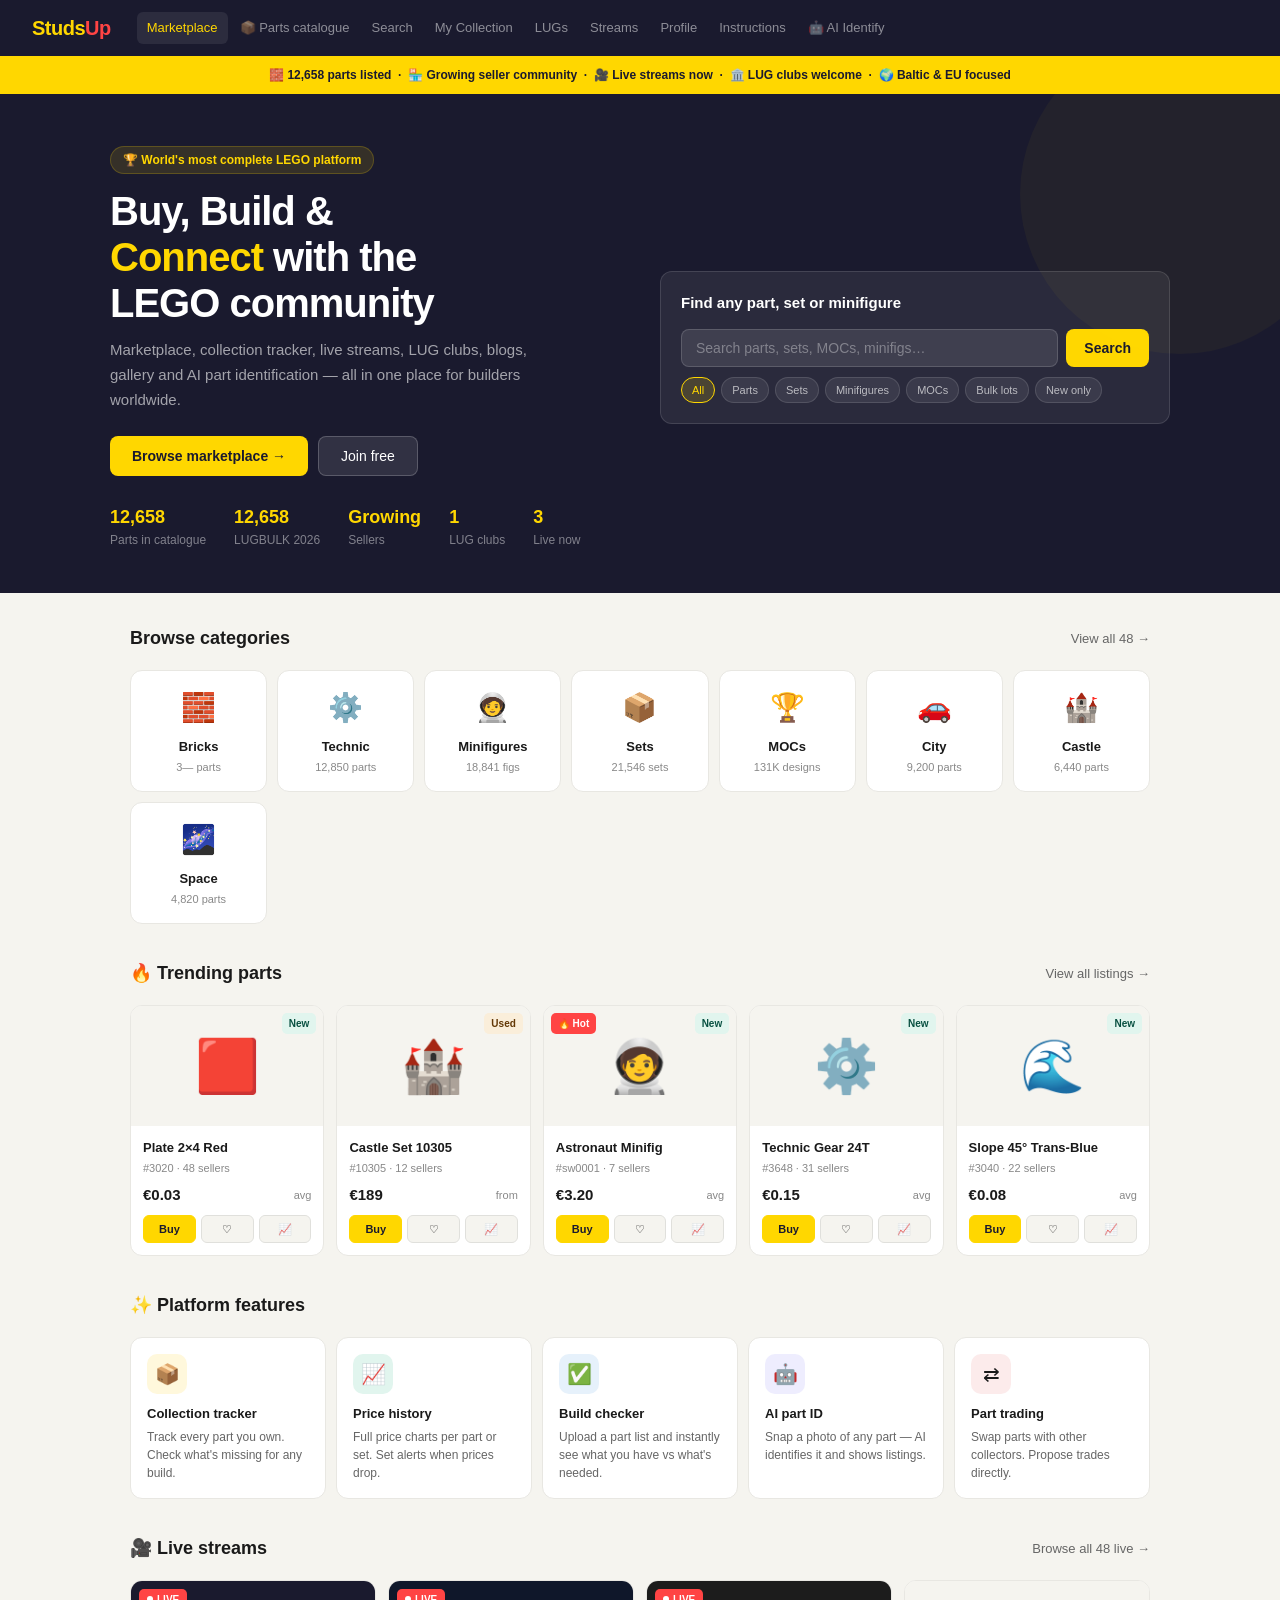
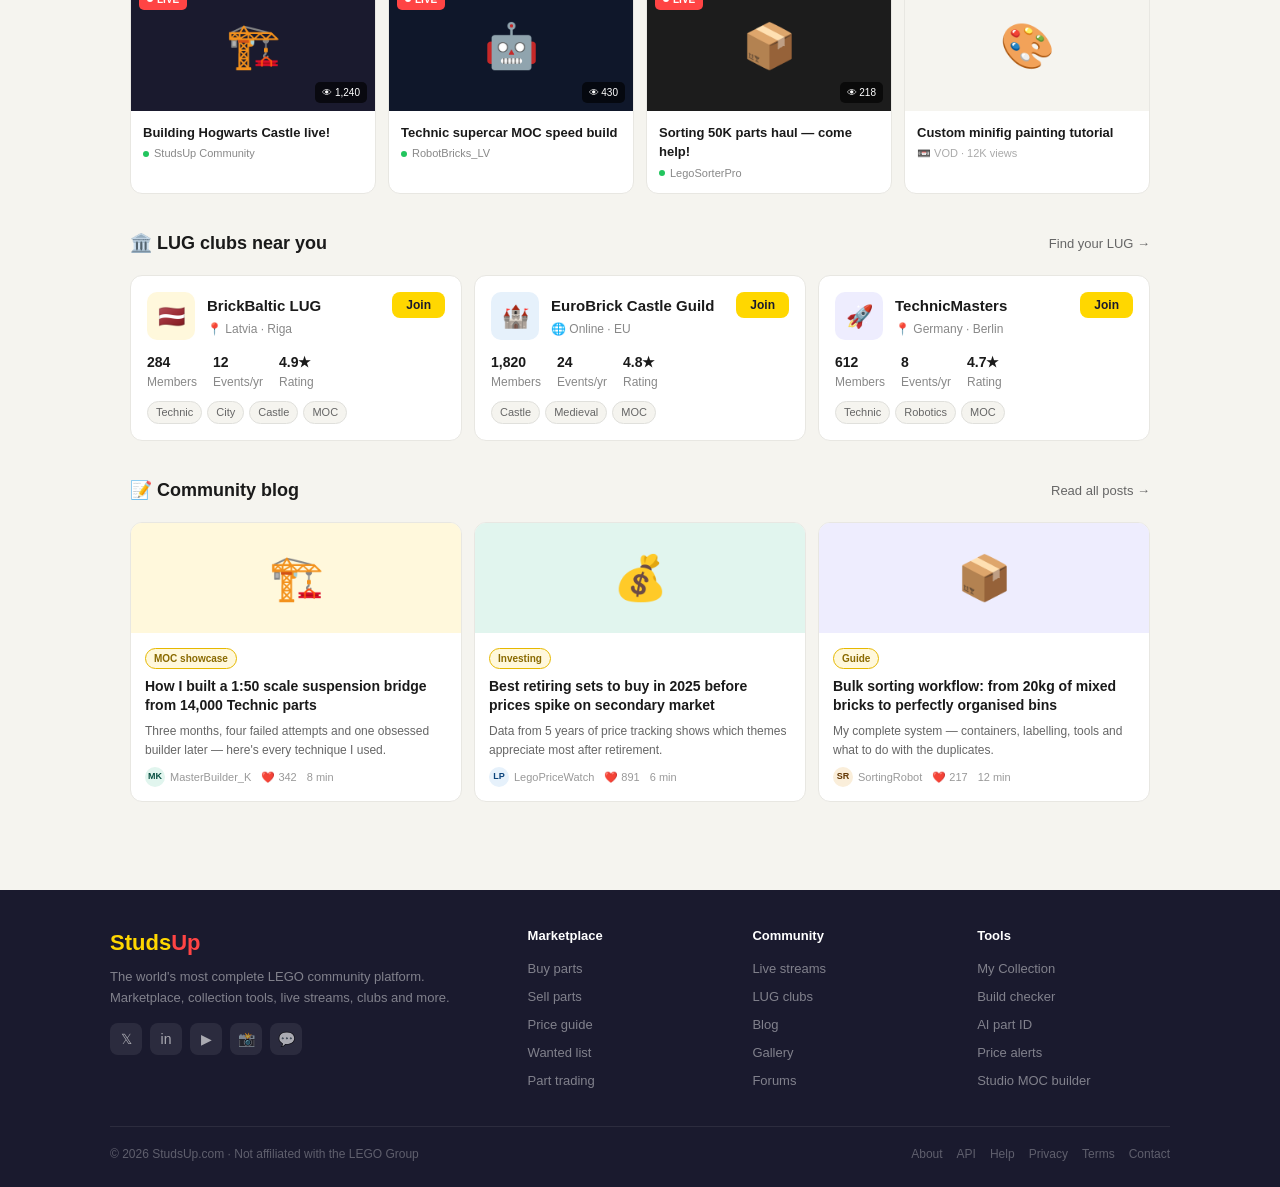
<file: frontend/pages/home.html>
<!DOCTYPE html>
<html lang="en">
<head>
<meta charset="UTF-8">
<meta name="viewport" content="width=device-width, initial-scale=1.0">
<title>StudsUp — LEGO Community & Marketplace</title>
<link rel="stylesheet" href="../css/shared.css">
<style>
*{box-sizing:border-box;margin:0;padding:0}
body{font-family:-apple-system,BlinkMacSystemFont,'Segoe UI',sans-serif;background:#f5f4ef;color:#1a1a1a;line-height:1.5}
a{text-decoration:none;color:inherit}

/* NAV */
.nav{background:#1a1a2e;position:sticky;top:0;z-index:100;padding:0 32px;display:flex;align-items:center;height:56px;gap:8px}
.logo{font-size:20px;font-weight:800;color:#FFD700;margin-right:20px;letter-spacing:-0.5px;white-space:nowrap}
.logo span{color:#FF4444}
.nav-links{display:flex;gap:2px;flex:1;overflow:hidden}
.nl{color:rgba(255,255,255,.55);font-size:13px;padding:6px 11px;border-radius:6px;cursor:pointer;border:none;background:none;white-space:nowrap;transition:all .15s}
.nl:hover,.nl.on{color:#fff;background:rgba(255,255,255,.1)}
.nl.on{color:#FFD700}
.nav-r{display:flex;align-items:center;gap:8px;flex-shrink:0}
.nb{background:#FFD700;color:#1a1a2e;border:none;border-radius:20px;font-size:12px;font-weight:700;padding:5px 14px;cursor:pointer;white-space:nowrap}
.nb:hover{background:#f0c800}
.nav-icon{color:rgba(255,255,255,.6);font-size:18px;cursor:pointer;padding:6px;border-radius:6px;border:none;background:none}
.nav-icon:hover{color:#fff;background:rgba(255,255,255,.1)}
.avatar{width:32px;height:32px;border-radius:50%;background:#FF4444;display:flex;align-items:center;justify-content:center;color:#fff;font-size:13px;font-weight:700;cursor:pointer;flex-shrink:0}

/* HERO */
.hero{background:#1a1a2e;padding:52px 32px 44px;position:relative;overflow:hidden}
.hero::after{content:'';position:absolute;right:-60px;top:-60px;width:320px;height:320px;background:rgba(255,215,0,.04);border-radius:50%;pointer-events:none}
.hero-inner{max-width:1060px;margin:0 auto;display:grid;grid-template-columns:1fr 1fr;gap:40px;align-items:center}
.hero-tag{display:inline-flex;align-items:center;gap:6px;background:rgba(255,215,0,.12);color:#FFD700;font-size:12px;font-weight:600;padding:4px 12px;border-radius:20px;margin-bottom:14px;border:1px solid rgba(255,215,0,.2)}
.hero h1{font-size:40px;font-weight:800;color:#fff;line-height:1.15;margin-bottom:12px;letter-spacing:-1px}
.hero h1 em{color:#FFD700;font-style:normal}
.hero p{color:rgba(255,255,255,.6);font-size:15px;margin-bottom:24px;max-width:440px;line-height:1.65}
.hero-btns{display:flex;gap:10px;flex-wrap:wrap}
.btn-y{background:#FFD700;color:#1a1a2e;border:none;border-radius:8px;font-size:14px;font-weight:700;padding:11px 22px;cursor:pointer;transition:all .15s}
.btn-y:hover{background:#f0c800;transform:translateY(-1px)}
.btn-w{background:rgba(255,255,255,.1);color:#fff;border:1px solid rgba(255,255,255,.2);border-radius:8px;font-size:14px;padding:11px 22px;cursor:pointer;transition:all .15s}
.btn-w:hover{background:rgba(255,255,255,.15)}
.hero-stats{display:flex;gap:28px;margin-top:28px}
.hstat{color:rgba(255,255,255,.45);font-size:12px}
.hstat strong{color:#FFD700;font-size:18px;font-weight:800;display:block}
.search-wrap{background:rgba(255,255,255,.07);border:1px solid rgba(255,255,255,.12);border-radius:12px;padding:20px}
.search-wrap h3{color:#fff;font-size:15px;font-weight:600;margin-bottom:14px}
.srow{display:flex;gap:8px;margin-bottom:10px}
.sinp{flex:1;background:rgba(255,255,255,.1);border:1px solid rgba(255,255,255,.15);border-radius:8px;padding:10px 14px;color:#fff;font-size:14px;outline:none}
.sinp::placeholder{color:rgba(255,255,255,.35)}
.sinp:focus{border-color:#FFD700;background:rgba(255,255,255,.15)}
.sbtn{background:#FFD700;border:none;border-radius:8px;color:#1a1a2e;font-size:14px;font-weight:700;padding:10px 18px;cursor:pointer}
.filters{display:flex;gap:6px;flex-wrap:wrap}
.fchip{background:rgba(255,255,255,.08);border:1px solid rgba(255,255,255,.12);color:rgba(255,255,255,.65);font-size:11px;padding:4px 10px;border-radius:20px;cursor:pointer;transition:all .12s}
.fchip:hover,.fchip.on{background:rgba(255,215,0,.15);border-color:#FFD700;color:#FFD700}

/* CONTENT */
.content{max-width:1060px;margin:0 auto;padding:32px 20px}
.sec-hd{display:flex;align-items:center;justify-content:space-between;margin-bottom:18px}
.sec-hd h2{font-size:18px;font-weight:700}
.sec-hd a{font-size:13px;color:#666;cursor:pointer}
.sec-hd a:hover{color:#1a1a2e}

/* CATEGORY STRIP */
.cats{display:grid;grid-template-columns:repeat(auto-fill,minmax(130px,1fr));gap:10px;margin-bottom:36px}
.cat{background:#fff;border:1px solid #e8e7e2;border-radius:12px;padding:16px 12px;text-align:center;cursor:pointer;transition:all .15s}
.cat:hover{border-color:#FFD700;transform:translateY(-2px)}
.cat-ico{font-size:28px;margin-bottom:8px}
.cat-name{font-size:13px;font-weight:600;margin-bottom:2px}
.cat-cnt{font-size:11px;color:#888}

/* PARTS GRID */
.parts{display:grid;grid-template-columns:repeat(auto-fill,minmax(175px,1fr));gap:12px;margin-bottom:36px}
.pcard{background:#fff;border:1px solid #e8e7e2;border-radius:12px;overflow:hidden;cursor:pointer;transition:all .15s}
.pcard:hover{border-color:#ddd;transform:translateY(-3px);box-shadow:0 8px 24px rgba(0,0,0,.08)}
.pimg{height:120px;background:#f5f4ef;display:flex;align-items:center;justify-content:center;font-size:52px;position:relative}
.pbadge{position:absolute;top:7px;right:7px;font-size:10px;font-weight:700;padding:3px 7px;border-radius:5px}
.bnew{background:#E1F5EE;color:#085041}
.bused{background:#FAEEDA;color:#633806}
.phot{background:#FF4444;color:#fff}
.pinfo{padding:12px}
.pname{font-size:13px;font-weight:600;margin-bottom:2px}
.pid{font-size:11px;color:#888;margin-bottom:8px}
.pfoot{display:flex;align-items:center;justify-content:space-between}
.pprice{font-size:15px;font-weight:800}
.psellers{font-size:11px;color:#888}
.pacts{display:flex;gap:5px;margin-top:8px}
.pact{flex:1;background:#f5f4ef;border:1px solid #e0e0dc;border-radius:6px;font-size:11px;padding:5px;cursor:pointer;text-align:center;transition:all .12s}
.pact:hover{background:#fff;border-color:#ccc}
.pact.buy{background:#FFD700;border-color:#FFD700;color:#1a1a2e;font-weight:700}
.pact.buy:hover{background:#f0c800}

/* LIVE STREAMS */
.streams{display:grid;grid-template-columns:repeat(auto-fill,minmax(220px,1fr));gap:12px;margin-bottom:36px}
.scard{background:#fff;border:1px solid #e8e7e2;border-radius:12px;overflow:hidden;cursor:pointer;transition:all .15s}
.scard:hover{transform:translateY(-2px);box-shadow:0 6px 20px rgba(0,0,0,.08)}
.sthumb{height:130px;background:#f5f4ef;display:flex;align-items:center;justify-content:center;font-size:44px;position:relative}
.sthumb.dark{background:#1a1a2e}
.live-badge{position:absolute;top:8px;left:8px;background:#FF4444;color:#fff;font-size:10px;font-weight:700;padding:3px 8px;border-radius:5px;display:flex;align-items:center;gap:4px}
.ldot{width:6px;height:6px;background:#fff;border-radius:50%;animation:blink 1s infinite}
@keyframes blink{0%,100%{opacity:1}50%{opacity:.3}}
.viewers{position:absolute;bottom:8px;right:8px;background:rgba(0,0,0,.65);color:#fff;font-size:10px;padding:3px 7px;border-radius:5px}
.sinfo{padding:12px}
.stitle{font-size:13px;font-weight:600;margin-bottom:3px}
.suser{font-size:11px;color:#888;display:flex;align-items:center;gap:5px}
.suser-dot{width:6px;height:6px;border-radius:50%;background:#22c55e}

/* LUGS */
.lugs{display:grid;grid-template-columns:repeat(auto-fill,minmax(290px,1fr));gap:12px;margin-bottom:36px}
.lcard{background:#fff;border:1px solid #e8e7e2;border-radius:12px;padding:16px;cursor:pointer;transition:all .15s}
.lcard:hover{border-color:#ddd;box-shadow:0 4px 16px rgba(0,0,0,.07)}
.lhead{display:flex;align-items:center;gap:12px;margin-bottom:12px}
.lavatar{width:48px;height:48px;border-radius:10px;display:flex;align-items:center;justify-content:center;font-size:22px;flex-shrink:0}
.lname{font-size:15px;font-weight:700}
.lloc{font-size:12px;color:#888;margin-top:2px}
.lstats{display:flex;gap:16px;margin-bottom:10px}
.lstat{font-size:12px;color:#888}
.lstat strong{color:#1a1a1a;font-size:14px;font-weight:700;display:block}
.ltags{display:flex;gap:5px;flex-wrap:wrap}
.ltag{background:#f5f4ef;border:1px solid #e0e0dc;color:#666;font-size:11px;padding:2px 8px;border-radius:20px}
.ljoin{margin-left:auto;background:#FFD700;border:none;border-radius:8px;font-size:12px;font-weight:700;color:#1a1a2e;padding:6px 14px;cursor:pointer;align-self:flex-start}

/* BLOG */
.blogs{display:grid;grid-template-columns:repeat(auto-fill,minmax(260px,1fr));gap:12px;margin-bottom:36px}
.bcard{background:#fff;border:1px solid #e8e7e2;border-radius:12px;overflow:hidden;cursor:pointer;transition:all .15s}
.bcard:hover{transform:translateY(-2px);box-shadow:0 6px 20px rgba(0,0,0,.08)}
.bcover{height:110px;display:flex;align-items:center;justify-content:center;font-size:44px}
.bbody{padding:14px}
.btag{display:inline-block;background:#FFF8DC;border:1px solid #E6B800;color:#8a6a00;font-size:10px;font-weight:700;padding:2px 8px;border-radius:20px;margin-bottom:8px}
.btitle{font-size:14px;font-weight:700;margin-bottom:6px;line-height:1.4}
.bexcerpt{font-size:12px;color:#666;line-height:1.55;margin-bottom:8px}
.bmeta{font-size:11px;color:#999;display:flex;gap:10px;align-items:center}
.bauthor{display:flex;align-items:center;gap:5px}
.bav{width:20px;height:20px;border-radius:50%;display:flex;align-items:center;justify-content:center;font-size:9px;font-weight:700}

/* FEATURES BANNER */
.features{display:grid;grid-template-columns:repeat(auto-fill,minmax(180px,1fr));gap:10px;margin-bottom:36px}
.fcard{background:#fff;border:1px solid #e8e7e2;border-radius:12px;padding:16px;transition:all .15s;cursor:pointer}
.fcard:hover{border-color:#FFD700}
.fico{width:40px;height:40px;border-radius:10px;display:flex;align-items:center;justify-content:center;font-size:20px;margin-bottom:10px}
.fcard h3{font-size:13px;font-weight:700;margin-bottom:4px}
.fcard p{font-size:12px;color:#666;line-height:1.5}

/* FOOTER */
footer{background:#1a1a2e;padding:36px 32px 24px;margin-top:20px}
.footer-grid{max-width:1060px;margin:0 auto;display:grid;grid-template-columns:2fr 1fr 1fr 1fr;gap:32px;margin-bottom:28px}
.foot-logo{font-size:22px;font-weight:800;color:#FFD700;margin-bottom:8px}
.foot-logo span{color:#FF4444}
.foot-desc{font-size:13px;color:rgba(255,255,255,.45);line-height:1.6;margin-bottom:14px}
.social-row{display:flex;gap:8px}
.soc{width:32px;height:32px;border-radius:8px;background:rgba(255,255,255,.08);display:flex;align-items:center;justify-content:center;color:rgba(255,255,255,.6);font-size:14px;cursor:pointer;border:none}
.soc:hover{background:rgba(255,215,0,.15);color:#FFD700}
.foot-col h4{color:#fff;font-size:13px;font-weight:700;margin-bottom:12px}
.foot-col ul{list-style:none}
.foot-col li{margin-bottom:7px}
.foot-col a{font-size:13px;color:rgba(255,255,255,.45);cursor:pointer}
.foot-col a:hover{color:rgba(255,255,255,.85)}
.foot-bottom{max-width:1060px;margin:0 auto;border-top:1px solid rgba(255,255,255,.08);padding-top:18px;display:flex;align-items:center;justify-content:space-between}
.foot-copy{font-size:12px;color:rgba(255,255,255,.3)}
.foot-links{display:flex;gap:14px}
.foot-links a{font-size:12px;color:rgba(255,255,255,.3);cursor:pointer}
.foot-links a:hover{color:rgba(255,255,255,.6)}

/* MISC */
.badge-strip{background:#FFD700;padding:10px 32px;display:flex;align-items:center;justify-content:center;gap:32px;font-size:12px;font-weight:700;color:#1a1a2e}
.divider{height:1px;background:#e8e7e2;margin-bottom:36px}

@media(max-width:768px){
  .hero{padding:28px 16px 24px}
  .hero-grid{grid-template-columns:1fr!important;gap:20px}
  .hero-title{font-size:28px!important}
  .hero-search{order:2}
  .hero-stats{gap:16px!important;flex-wrap:wrap}
  .hero-stat strong{font-size:20px!important}
  .categories-grid{grid-template-columns:repeat(2,1fr)!important}
  .listings-grid,.featured-grid{grid-template-columns:1fr!important}
  .content-grid,.two-col{grid-template-columns:1fr!important}
  .ticker{font-size:11px;padding:6px 12px}
  .hero-btns{flex-direction:column;gap:8px}
  .hero-btns a,.hero-btns button{width:100%;text-align:center;justify-content:center}
  section{padding:24px 14px!important}
}
@media(max-width:480px){
  .hero-title{font-size:24px!important}
  .categories-grid{grid-template-columns:repeat(2,1fr)!important}
}
</style>
</head>
<body>

<nav class="nav">
  <a href="../../index.html" class="nav-logo">Studs<span>Up</span></a>
  <div class="nav-links">
    <a href="home.html"          class="nav-link">Marketplace</a>
    <a href="lugbulk.html"       class="nav-link">📦 Parts catalogue</a>
    <a href="search.html"        class="nav-link">Search</a>
    <a href="collection.html"    class="nav-link">My Collection</a>
    <a href="lug.html"           class="nav-link">LUGs</a>
    <a href="stream.html"        class="nav-link">Streams</a>
    <a href="profile-blog.html"  class="nav-link">Profile</a>
    <a href="instructions.html"  class="nav-link">Instructions</a>
    <a href="identify.html"       class="nav-link">🤖 AI Identify</a>
  </div>
  <div class="nav-right" id="navRight">
    <div id="navSellArea"></div>
    <div id="navUserArea"></div>
  </div>
</nav>
<script>
(function(){
  var u=null;
  try{u=JSON.parse(sessionStorage.getItem('su_user'));}catch(e){}
  // Sell button
  var sa=document.getElementById('navSellArea');
  if(sa){
    if(u&&u.name){
      sa.innerHTML='<button class="nav-sell" onclick="window.location.href='profile-blog.html'">+ Sell parts</button>';
    } else {
      sa.innerHTML='<button class="nav-sell" onclick="window.location.href='login.html'">+ Sell parts</button>';
    }
  }
  // User area
  var el=document.getElementById('navUserArea');
  if(!el)return;
  if(u&&u.name){
    el.innerHTML='<a href="profile-blog.html" style="display:flex;align-items:center;gap:7px;text-decoration:none">'
      +'<div class="nav-avatar" style="font-size:12px;flex-shrink:0">'+u.avatar+'</div>'
      +'<span style="font-size:12px;color:rgba(255,255,255,.75);white-space:nowrap">'+u.name+'</span></a>';
  } else {
    el.innerHTML='<a href="login.html" class="nav-sell" style="background:var(--yellow);color:var(--dark);text-decoration:none;padding:5px 14px;border-radius:20px;font-size:12px;font-weight:700;white-space:nowrap">Sign in</a>';
  }
})();
</script>

<div class="badge-strip">
  🧱 12,658 parts listed &nbsp;·&nbsp; 🏪 Growing seller community &nbsp;·&nbsp; 🎥 Live streams now &nbsp;·&nbsp; 🏛️ LUG clubs welcome &nbsp;·&nbsp; 🌍 Baltic &amp; EU focused
</div>

<section class="hero">
  <div class="hero-inner">
    <div>
      <div class="hero-tag">🏆 World's most complete LEGO platform</div>
      <h1>Buy, Build &<br><em>Connect</em> with the<br>LEGO community</h1>
      <p>Marketplace, collection tracker, live streams, LUG clubs, blogs, gallery and AI part identification — all in one place for builders worldwide.</p>
      <div class="hero-btns">
        <button class="btn-y">Browse marketplace →</button>
        <button class="btn-w">Join free</button>
      </div>
      <div class="hero-stats">
        <div class="hstat"><strong>12,658</strong>Parts in catalogue</div>
        <div class="hstat"><strong>12,658</strong>LUGBULK 2026</div>
        <div class="hstat"><strong>Growing</strong>Sellers</div>
        <div class="hstat"><strong>1</strong>LUG clubs</div>
        <div class="hstat"><strong>3</strong>Live now</div>
      </div>
    </div>
    <div class="search-wrap">
      <h3>Find any part, set or minifigure</h3>
      <div class="srow">
        <input class="sinp" type="text" placeholder="Search parts, sets, MOCs, minifigs…" id="heroSearch">
        <button class="sbtn" onclick="doSearch()">Search</button>
      </div>
      <div class="filters">
        <span class="fchip on" onclick="toggleChip(this)">All</span>
        <span class="fchip" onclick="toggleChip(this)">Parts</span>
        <span class="fchip" onclick="toggleChip(this)">Sets</span>
        <span class="fchip" onclick="toggleChip(this)">Minifigures</span>
        <span class="fchip" onclick="toggleChip(this)">MOCs</span>
        <span class="fchip" onclick="toggleChip(this)">Bulk lots</span>
        <span class="fchip" onclick="toggleChip(this)">New only</span>
      </div>
    </div>
  </div>
</section>

<div class="content">

  <!-- CATEGORIES -->
  <div class="sec-hd"><h2>Browse categories</h2><a href="lugbulk.html">View all 48 →</a></div>
  <div class="cats">
    <div class="cat"><div class="cat-ico">🧱</div><div class="cat-name">Bricks</div><div class="cat-cnt">3— parts</div></div>
    <div class="cat"><div class="cat-ico">⚙️</div><div class="cat-name">Technic</div><div class="cat-cnt">12,850 parts</div></div>
    <div class="cat"><div class="cat-ico">🧑‍🚀</div><div class="cat-name">Minifigures</div><div class="cat-cnt">18,841 figs</div></div>
    <div class="cat"><div class="cat-ico">📦</div><div class="cat-name">Sets</div><div class="cat-cnt">21,546 sets</div></div>
    <div class="cat"><div class="cat-ico">🏆</div><div class="cat-name">MOCs</div><div class="cat-cnt">131K designs</div></div>
    <div class="cat"><div class="cat-ico">🚗</div><div class="cat-name">City</div><div class="cat-cnt">9,200 parts</div></div>
    <div class="cat"><div class="cat-ico">🏰</div><div class="cat-name">Castle</div><div class="cat-cnt">6,440 parts</div></div>
    <div class="cat"><div class="cat-ico">🌌</div><div class="cat-name">Space</div><div class="cat-cnt">4,820 parts</div></div>
  </div>

  <!-- TRENDING PARTS -->
  <div class="sec-hd"><h2>🔥 Trending parts</h2><a href="lugbulk.html">View all listings →</a></div>
  <div class="parts">
    <div class="pcard">
      <div class="pimg">🟥<span class="pbadge bnew">New</span></div>
      <div class="pinfo">
        <div class="pname">Plate 2×4 Red</div>
        <div class="pid">#3020 · 48 sellers</div>
        <div class="pfoot"><span class="pprice">€0.03</span><span class="psellers">avg</span></div>
        <div class="pacts">
          <div class="pact buy" onclick="window.location.href='part-detail.html'">Buy</div>
          <div class="pact">♡</div>
          <div class="pact" onclick="window.location.href='part-detail.html'">📈</div>
        </div>
      </div>
    </div>
    <div class="pcard">
      <div class="pimg">🏰<span class="pbadge bused">Used</span></div>
      <div class="pinfo">
        <div class="pname">Castle Set 10305</div>
        <div class="pid">#10305 · 12 sellers</div>
        <div class="pfoot"><span class="pprice">€189</span><span class="psellers">from</span></div>
        <div class="pacts">
          <div class="pact buy">Buy</div>
          <div class="pact">♡</div>
          <div class="pact">📈</div>
        </div>
      </div>
    </div>
    <div class="pcard">
      <div class="pimg">🧑‍🚀<span class="pbadge bnew">New</span><span class="pbadge phot" style="top:7px;left:7px;right:auto">🔥 Hot</span></div>
      <div class="pinfo">
        <div class="pname">Astronaut Minifig</div>
        <div class="pid">#sw0001 · 7 sellers</div>
        <div class="pfoot"><span class="pprice">€3.20</span><span class="psellers">avg</span></div>
        <div class="pacts">
          <div class="pact buy">Buy</div>
          <div class="pact">♡</div>
          <div class="pact">📈</div>
        </div>
      </div>
    </div>
    <div class="pcard">
      <div class="pimg">⚙️<span class="pbadge bnew">New</span></div>
      <div class="pinfo">
        <div class="pname">Technic Gear 24T</div>
        <div class="pid">#3648 · 31 sellers</div>
        <div class="pfoot"><span class="pprice">€0.15</span><span class="psellers">avg</span></div>
        <div class="pacts">
          <div class="pact buy">Buy</div>
          <div class="pact">♡</div>
          <div class="pact">📈</div>
        </div>
      </div>
    </div>
    <div class="pcard">
      <div class="pimg">🌊<span class="pbadge bnew">New</span></div>
      <div class="pinfo">
        <div class="pname">Slope 45° Trans-Blue</div>
        <div class="pid">#3040 · 22 sellers</div>
        <div class="pfoot"><span class="pprice">€0.08</span><span class="psellers">avg</span></div>
        <div class="pacts">
          <div class="pact buy">Buy</div>
          <div class="pact">♡</div>
          <div class="pact">📈</div>
        </div>
      </div>
    </div>
  </div>

  <!-- PLATFORM FEATURES -->
  <div class="sec-hd"><h2>✨ Platform features</h2></div>
  <div class="features">
    <div class="fcard"><div class="fico" style="background:#FFF8DC">📦</div><h3>Collection tracker</h3><p>Track every part you own. Check what's missing for any build.</p></div>
    <div class="fcard"><div class="fico" style="background:#E1F5EE">📈</div><h3>Price history</h3><p>Full price charts per part or set. Set alerts when prices drop.</p></div>
    <div class="fcard"><div class="fico" style="background:#E6F1FB">✅</div><h3>Build checker</h3><p>Upload a part list and instantly see what you have vs what's needed.</p></div>
    <div class="fcard"><div class="fico" style="background:#EEEDFE">🤖</div><h3>AI part ID</h3><p>Snap a photo of any part — AI identifies it and shows listings.</p></div>
    <div class="fcard"><div class="fico" style="background:#FCEBEB">⇄</div><h3>Part trading</h3><p>Swap parts with other collectors. Propose trades directly.</p></div>
  </div>

  <!-- LIVE STREAMS -->
  <div class="sec-hd"><h2>🎥 Live streams</h2><a onclick="toast('All streams')">Browse all 48 live →</a></div>
  <div class="streams">
    <div class="scard">
      <div class="sthumb dark">🏗️<div class="live-badge"><div class="ldot"></div>LIVE</div><div class="viewers">👁 1,240</div></div>
      <div class="sinfo"><div class="stitle">Building Hogwarts Castle live!</div><div class="suser"><div class="suser-dot"></div>StudsUp Community</div></div>
    </div>
    <div class="scard">
      <div class="sthumb" style="background:#0f172a">🤖<div class="live-badge"><div class="ldot"></div>LIVE</div><div class="viewers">👁 430</div></div>
      <div class="sinfo"><div class="stitle">Technic supercar MOC speed build</div><div class="suser"><div class="suser-dot"></div>RobotBricks_LV</div></div>
    </div>
    <div class="scard">
      <div class="sthumb" style="background:#1c1c1c">📦<div class="live-badge"><div class="ldot"></div>LIVE</div><div class="viewers">👁 218</div></div>
      <div class="sinfo"><div class="stitle">Sorting 50K parts haul — come help!</div><div class="suser"><div class="suser-dot"></div>LegoSorterPro</div></div>
    </div>
    <div class="scard">
      <div class="sthumb">🎨</div>
      <div class="sinfo"><div class="stitle">Custom minifig painting tutorial</div><div class="suser" style="color:#aaa">📼 VOD · 12K views</div></div>
    </div>
  </div>

  <!-- LUG CLUBS -->
  <div class="sec-hd"><h2>🏛️ LUG clubs near you</h2><a onclick="toast('Find your LUG')">Find your LUG →</a></div>
  <div class="lugs">
    <div class="lcard">
      <div class="lhead">
        <div class="lavatar" style="background:#FFF8DC">🇱🇻</div>
        <div style="flex:1">
          <div class="lname">BrickBaltic LUG</div>
          <div class="lloc">📍 Latvia · Riga</div>
        </div>
        <button class="ljoin">Join</button>
      </div>
      <div class="lstats">
        <div class="lstat"><strong>284</strong>Members</div>
        <div class="lstat"><strong>12</strong>Events/yr</div>
        <div class="lstat"><strong>4.9★</strong>Rating</div>
      </div>
      <div class="ltags"><span class="ltag">Technic</span><span class="ltag">City</span><span class="ltag">Castle</span><span class="ltag">MOC</span></div>
    </div>
    <div class="lcard">
      <div class="lhead">
        <div class="lavatar" style="background:#E6F1FB">🏰</div>
        <div style="flex:1">
          <div class="lname">EuroBrick Castle Guild</div>
          <div class="lloc">🌐 Online · EU</div>
        </div>
        <button class="ljoin">Join</button>
      </div>
      <div class="lstats">
        <div class="lstat"><strong>1,820</strong>Members</div>
        <div class="lstat"><strong>24</strong>Events/yr</div>
        <div class="lstat"><strong>4.8★</strong>Rating</div>
      </div>
      <div class="ltags"><span class="ltag">Castle</span><span class="ltag">Medieval</span><span class="ltag">MOC</span></div>
    </div>
    <div class="lcard">
      <div class="lhead">
        <div class="lavatar" style="background:#EEEDFE">🚀</div>
        <div style="flex:1">
          <div class="lname">TechnicMasters</div>
          <div class="lloc">📍 Germany · Berlin</div>
        </div>
        <button class="ljoin">Join</button>
      </div>
      <div class="lstats">
        <div class="lstat"><strong>612</strong>Members</div>
        <div class="lstat"><strong>8</strong>Events/yr</div>
        <div class="lstat"><strong>4.7★</strong>Rating</div>
      </div>
      <div class="ltags"><span class="ltag">Technic</span><span class="ltag">Robotics</span><span class="ltag">MOC</span></div>
    </div>
  </div>

  <!-- BLOG -->
  <div class="sec-hd"><h2>📝 Community blog</h2><a onclick="toast('All posts')">Read all posts →</a></div>
  <div class="blogs">
    <div class="bcard">
      <div class="bcover" style="background:#FFF8DC">🏗️</div>
      <div class="bbody">
        <div class="btag">MOC showcase</div>
        <div class="btitle">How I built a 1:50 scale suspension bridge from 14,000 Technic parts</div>
        <div class="bexcerpt">Three months, four failed attempts and one obsessed builder later — here's every technique I used.</div>
        <div class="bmeta">
          <div class="bauthor"><div class="bav" style="background:#E1F5EE;color:#085041">MK</div>MasterBuilder_K</div>
          <span>❤️ 342</span><span>8 min</span>
        </div>
      </div>
    </div>
    <div class="bcard">
      <div class="bcover" style="background:#E1F5EE">💰</div>
      <div class="bbody">
        <div class="btag">Investing</div>
        <div class="btitle">Best retiring sets to buy in 2025 before prices spike on secondary market</div>
        <div class="bexcerpt">Data from 5 years of price tracking shows which themes appreciate most after retirement.</div>
        <div class="bmeta">
          <div class="bauthor"><div class="bav" style="background:#E6F1FB;color:#0C447C">LP</div>LegoPriceWatch</div>
          <span>❤️ 891</span><span>6 min</span>
        </div>
      </div>
    </div>
    <div class="bcard">
      <div class="bcover" style="background:#EEEDFE">📦</div>
      <div class="bbody">
        <div class="btag">Guide</div>
        <div class="btitle">Bulk sorting workflow: from 20kg of mixed bricks to perfectly organised bins</div>
        <div class="bexcerpt">My complete system — containers, labelling, tools and what to do with the duplicates.</div>
        <div class="bmeta">
          <div class="bauthor"><div class="bav" style="background:#FAEEDA;color:#633806">SR</div>SortingRobot</div>
          <span>❤️ 217</span><span>12 min</span>
        </div>
      </div>
    </div>
  </div>

</div>

<footer>
  <div class="footer-grid">
    <div>
      <div class="foot-logo">Studs<span>Up</span></div>
      <div class="foot-desc">The world's most complete LEGO community platform. Marketplace, collection tools, live streams, clubs and more.</div>
      <div class="social-row">
        <button class="soc">𝕏</button>
        <button class="soc">in</button>
        <button class="soc">▶</button>
        <button class="soc">📸</button>
        <button class="soc">💬</button>
      </div>
    </div>
    <div class="foot-col">
      <h4>Marketplace</h4>
      <ul>
        <li><a>Buy parts</a></li>
        <li><a>Sell parts</a></li>
        <li><a>Price guide</a></li>
        <li><a>Wanted list</a></li>
        <li><a>Part trading</a></li>
      </ul>
    </div>
    <div class="foot-col">
      <h4>Community</h4>
      <ul>
        <li><a>Live streams</a></li>
        <li><a>LUG clubs</a></li>
        <li><a>Blog</a></li>
        <li><a>Gallery</a></li>
        <li><a>Forums</a></li>
      </ul>
    </div>
    <div class="foot-col">
      <h4>Tools</h4>
      <ul>
        <li><a>My Collection</a></li>
        <li><a>Build checker</a></li>
        <li><a>AI part ID</a></li>
        <li><a>Price alerts</a></li>
        <li><a>Studio MOC builder</a></li>
      </ul>
    </div>
  </div>
  <div class="foot-bottom">
    <span class="foot-copy">© 2026 StudsUp.com · Not affiliated with the LEGO Group</span>
    <div class="foot-links">
      <a>About</a><a>API</a><a>Help</a><a>Privacy</a><a>Terms</a><a>Contact</a>
    </div>
  </div>
</footer>

<script>
function toggleChip(el){
  document.querySelectorAll('.fchip').forEach(c=>c.classList.remove('on'));
  el.classList.add('on');
}
function doSearch(){
  const v=document.getElementById('heroSearch').value.trim();
  if(v) alert('Searching for: "'+v+'"');
}
document.getElementById('heroSearch').addEventListener('keydown',e=>{if(e.key==='Enter')doSearch();});
document.querySelectorAll('.nl').forEach(b=>b.addEventListener('click',function(){
  document.querySelectorAll('.nl').forEach(x=>x.classList.remove('on'));
  this.classList.add('on');
}));

</script>
<script src="../js/shared.js"></script>
</body>
</html>
</file>
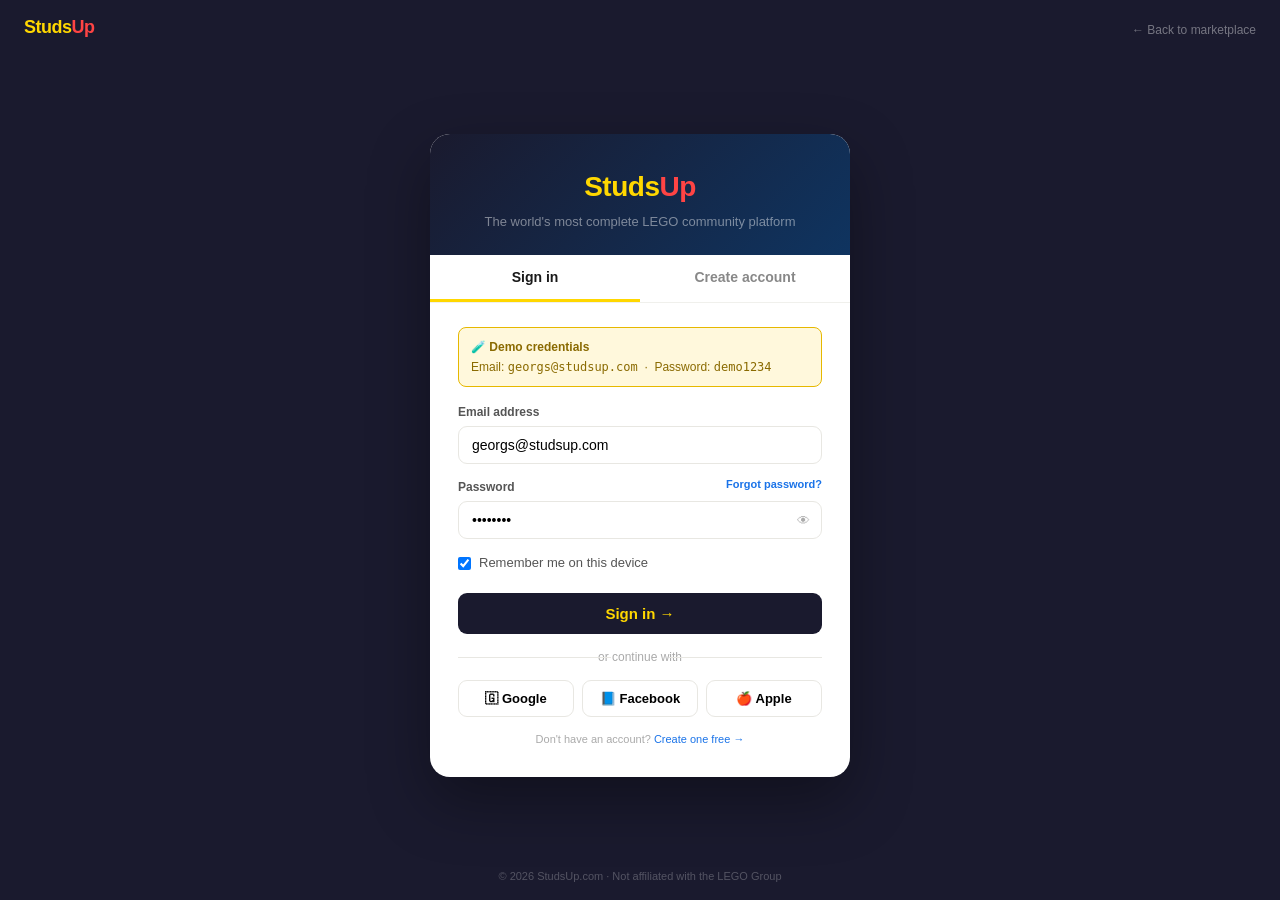
<file: frontend/pages/login.html>
<!DOCTYPE html>
<html lang="en">
<head>
<meta charset="UTF-8">
<meta name="viewport" content="width=device-width, initial-scale=1.0">
<title>StudsUp — Sign in</title>
<link rel="stylesheet" href="../css/shared.css">
<style>
body{background:var(--dark);min-height:100vh;display:flex;flex-direction:column}
.auth-wrap{flex:1;display:flex;align-items:center;justify-content:center;padding:24px}
.auth-card{background:#fff;border-radius:20px;width:100%;max-width:420px;overflow:hidden;box-shadow:0 24px 60px rgba(0,0,0,.35)}
.auth-header{background:linear-gradient(135deg,#1a1a2e,#0f3460);padding:32px 32px 24px;text-align:center}
.auth-logo{font-size:28px;font-weight:800;color:var(--yellow);letter-spacing:-.5px;margin-bottom:4px}
.auth-logo span{color:var(--red)}
.auth-tagline{font-size:13px;color:rgba(255,255,255,.45)}
.auth-tabs{display:flex;border-bottom:1px solid #f0f0ec}
.auth-tab{flex:1;padding:14px;text-align:center;font-size:14px;font-weight:600;color:var(--muted);cursor:pointer;border:none;background:none;border-bottom:3px solid transparent;transition:all .15s}
.auth-tab.on{color:var(--text);border-bottom-color:var(--yellow)}
.auth-body{padding:24px 28px 28px}
.field{margin-bottom:14px}
.field label{display:block;font-size:12px;font-weight:700;color:var(--text2);margin-bottom:5px}
.field input{width:100%;border:1.5px solid var(--border);border-radius:9px;padding:10px 13px;font-size:14px;outline:none;transition:border-color .15s;background:#fff}
.field input:focus{border-color:var(--yellow)}
.field input.error{border-color:#ef4444}
.field-err{font-size:11px;color:#ef4444;margin-top:3px;display:none}
.field input.error + .field-err{display:block}
.auth-btn{width:100%;background:var(--dark);border:none;border-radius:9px;color:var(--yellow);font-size:15px;font-weight:700;padding:12px;cursor:pointer;margin-top:4px;transition:background .15s}
.auth-btn:hover{background:#2d2d4e}
.auth-or{text-align:center;font-size:12px;color:var(--hint);margin:14px 0;position:relative}
.auth-or::before,.auth-or::after{content:'';position:absolute;top:50%;width:42%;height:1px;background:var(--border)}
.auth-or::before{left:0}.auth-or::after{right:0}
.social-row{display:flex;gap:8px}
.social-btn{flex:1;border:1.5px solid var(--border);border-radius:9px;padding:10px;font-size:13px;font-weight:600;cursor:pointer;background:#fff;display:flex;align-items:center;justify-content:center;gap:7px;transition:all .15s}
.social-btn:hover{background:var(--bg);border-color:#ccc}
.auth-note{font-size:11px;color:var(--hint);text-align:center;margin-top:14px;line-height:1.6}
.auth-note a{color:#1a73e8;cursor:pointer}
.strength{height:3px;border-radius:2px;margin-top:5px;transition:all .3s;background:var(--border)}
.strength.s1{background:#ef4444;width:25%}
.strength.s2{background:#f59e0b;width:50%}
.strength.s3{background:#22c55e;width:75%}
.strength.s4{background:#22c55e;width:100%}
.pass-hint{font-size:11px;color:var(--hint);margin-top:3px}
.forgot{float:right;font-size:11px;color:#1a73e8;cursor:pointer;margin-top:-2px}
.forgot:hover{text-decoration:underline}
.show-pass{position:absolute;right:12px;top:50%;transform:translateY(-50%);background:none;border:none;cursor:pointer;color:var(--hint);font-size:13px}
.field-wrap{position:relative}
.demo-hint{background:#FFF8DC;border:1px solid var(--yellow-dark);border-radius:8px;padding:10px 12px;font-size:12px;color:#8a6a00;margin-bottom:16px}
.demo-hint strong{display:block;margin-bottom:2px}

@media(max-width:768px){
  .auth-wrap{padding:16px;align-items:flex-start;padding-top:24px}
  .auth-card{border-radius:var(--radius-xl)}
  .auth-body{padding:16px 18px 20px}
  .social-row{flex-direction:column}
}
</style>
</head>
<body>

<div style="background:var(--dark);padding:14px 24px;display:flex;align-items:center;justify-content:space-between">
  <a href="../../index.html" class="auth-logo" style="font-size:18px;text-decoration:none">Studs<span>Up</span></a>
  <a href="home.html" style="font-size:12px;color:rgba(255,255,255,.4);text-decoration:none">← Back to marketplace</a>
</div>

<div class="auth-wrap">
  <div class="auth-card">
    <div class="auth-header">
      <div class="auth-logo">Studs<span>Up</span></div>
      <div class="auth-tagline">The world's most complete LEGO community platform</div>
    </div>

    <!-- TABS -->
    <div class="auth-tabs">
      <button class="auth-tab on" onclick="switchAuthTab('login',this)" id="tabLogin">Sign in</button>
      <button class="auth-tab" onclick="switchAuthTab('register',this)" id="tabRegister">Create account</button>
    </div>

    <!-- LOGIN -->
    <div class="auth-body" id="panelLogin">
      <div class="demo-hint">
        <strong>🧪 Demo credentials</strong>
        Email: <code>georgs@studsup.com</code> &nbsp;·&nbsp; Password: <code>demo1234</code>
      </div>
      <div class="field">
        <label>Email address</label>
        <input type="email" id="loginEmail" placeholder="you@example.com" value="georgs@studsup.com">
      </div>
      <div class="field">
        <label>Password <span class="forgot" onclick="switchAuthTab('reset',document.getElementById('tabLogin'))">Forgot password?</span></label>
        <div class="field-wrap">
          <input type="password" id="loginPass" placeholder="Your password" value="demo1234">
          <button class="show-pass" onclick="togglePass('loginPass',this)">👁</button>
        </div>
      </div>
      <label style="display:flex;align-items:center;gap:8px;font-size:13px;color:var(--text2);margin-bottom:16px;cursor:pointer">
        <input type="checkbox" checked> Remember me on this device
      </label>
      <button class="auth-btn" onclick="doLogin()">Sign in →</button>
      <div class="auth-or">or continue with</div>
      <div class="social-row">
        <button class="social-btn" onclick="socialLogin('Google')">🇬 Google</button>
        <button class="social-btn" onclick="socialLogin('Facebook')">📘 Facebook</button>
        <button class="social-btn" onclick="socialLogin('Apple')">🍎 Apple</button>
      </div>
      <div class="auth-note">Don't have an account? <a onclick="switchAuthTab('register',document.getElementById('tabRegister'))">Create one free →</a></div>
    </div>

    <!-- REGISTER -->
    <div class="auth-body" id="panelRegister" style="display:none">
      <div class="field">
        <label>Username</label>
        <input type="text" id="regUser" placeholder="brickmaster_lv" oninput="checkUsername(this)">
        <div class="field-err">Username already taken — try another</div>
        <div id="userAvail" style="font-size:11px;color:#22c55e;margin-top:3px;display:none">✓ Available</div>
      </div>
      <div class="field">
        <label>Email address</label>
        <input type="email" id="regEmail" placeholder="you@example.com">
      </div>
      <div class="field">
        <label>Password</label>
        <div class="field-wrap">
          <input type="password" id="regPass" placeholder="Min. 8 characters" oninput="checkStrength(this)">
          <button class="show-pass" onclick="togglePass('regPass',this)">👁</button>
        </div>
        <div class="strength" id="strengthBar"></div>
        <div class="pass-hint" id="passHint">Use letters, numbers and symbols</div>
      </div>
      <div class="field">
        <label>Confirm password</label>
        <input type="password" id="regPass2" placeholder="Repeat password">
      </div>
      <div class="field">
        <label>Country</label>
        <select class="inp" style="background:#fff">
          <option value="">Select your country…</option>
          <option selected>Latvia</option>
          <option>Estonia</option><option>Lithuania</option><option>Germany</option>
          <option>Netherlands</option><option>United Kingdom</option><option>Poland</option>
          <option>France</option><option>United States</option><option>Other</option>
        </select>
      </div>
      <label style="display:flex;align-items:flex-start;gap:8px;font-size:12px;color:var(--text2);margin-bottom:16px;cursor:pointer;line-height:1.5">
        <input type="checkbox" id="agreeTerms" style="margin-top:2px;flex-shrink:0">
        I agree to the <a style="color:#1a73e8">Terms of Service</a> and <a style="color:#1a73e8">Privacy Policy</a>. I am at least 13 years old.
      </label>
      <button class="auth-btn" style="background:#22c55e" onclick="doRegister()">Create account →</button>
      <div class="auth-or">or continue with</div>
      <div class="social-row">
        <button class="social-btn" onclick="socialLogin('Google')">🇬 Google</button>
        <button class="social-btn" onclick="socialLogin('Facebook')">📘 Facebook</button>
        <button class="social-btn" onclick="socialLogin('Apple')">🍎 Apple</button>
      </div>
      <div class="auth-note">Already have an account? <a onclick="switchAuthTab('login',document.getElementById('tabLogin'))">Sign in →</a></div>
    </div>

    <!-- FORGOT PASSWORD -->
    <div class="auth-body" id="panelReset" style="display:none">
      <div style="text-align:center;margin-bottom:16px">
        <div style="font-size:36px;margin-bottom:8px">🔑</div>
        <div style="font-size:16px;font-weight:700;margin-bottom:4px">Reset your password</div>
        <div style="font-size:13px;color:var(--muted)">Enter your email and we'll send a reset link.</div>
      </div>
      <div class="field">
        <label>Email address</label>
        <input type="email" id="resetEmail" placeholder="you@example.com">
      </div>
      <button class="auth-btn" onclick="doReset()">Send reset link →</button>
      <div class="auth-note" style="margin-top:12px"><a onclick="switchAuthTab('login',document.getElementById('tabLogin'))">← Back to sign in</a></div>
    </div>

    <!-- SUCCESS -->
    <div class="auth-body" id="panelSuccess" style="display:none;text-align:center;padding:36px 28px">
      <div style="font-size:48px;margin-bottom:12px">🎉</div>
      <div style="font-size:18px;font-weight:800;margin-bottom:6px" id="successTitle">Welcome back, Georgs!</div>
      <div style="font-size:13px;color:var(--muted);margin-bottom:20px" id="successSub">Redirecting to your profile setup…</div>
      <div style="height:4px;background:#f0f0ec;border-radius:2px;overflow:hidden">
        <div id="redirectBar" style="height:4px;background:var(--yellow);border-radius:2px;width:0;transition:width 2s linear"></div>
      </div>
    </div>

  </div>
</div>

<div style="text-align:center;padding:16px;font-size:11px;color:rgba(255,255,255,.25)">
  © 2026 StudsUp.com · Not affiliated with the LEGO Group
</div>

<script src="../js/shared.js"></script>
<script>
function switchAuthTab(panel, btn){
  ['login','register','reset','success'].forEach(p=>{
    const el=document.getElementById('panel'+p.charAt(0).toUpperCase()+p.slice(1));
    if(el)el.style.display=p===panel?'':'none';
  });
  document.querySelectorAll('.auth-tab').forEach(b=>b.classList.remove('on'));
  if(btn&&btn.classList.contains('auth-tab'))btn.classList.add('on');
}

function togglePass(id,btn){
  const inp=document.getElementById(id);
  inp.type=inp.type==='password'?'text':'password';
  btn.textContent=inp.type==='password'?'👁':'🙈';
}

function checkUsername(inp){
  const taken=['brickmaster','legoking','studsup','admin'];
  const v=inp.value.toLowerCase().trim();
  const avail=document.getElementById('userAvail');
  if(!v){inp.classList.remove('error');avail.style.display='none';return;}
  if(taken.includes(v)){inp.classList.add('error');avail.style.display='none';}
  else{inp.classList.remove('error');avail.style.display='block';}
}

function checkStrength(inp){
  const v=inp.value;
  const bar=document.getElementById('strengthBar');
  const hint=document.getElementById('passHint');
  bar.className='strength';
  if(!v){hint.textContent='Use letters, numbers and symbols';return;}
  let s=0;
  if(v.length>=8)s++;
  if(/[A-Z]/.test(v))s++;
  if(/[0-9]/.test(v))s++;
  if(/[^A-Za-z0-9]/.test(v))s++;
  bar.classList.add('s'+s);
  const labels=['Too short','Weak','Fair','Strong','Very strong'];
  hint.textContent=labels[s]||'';
  hint.style.color=s<=1?'#ef4444':s===2?'#f59e0b':'#22c55e';
}

function doLogin(){
  const email=document.getElementById('loginEmail').value.trim();
  const pass=document.getElementById('loginPass').value;
  if(!email||!pass){toast('Please fill in all fields','error');return;}
  if((email==='georgs@studsup.com'||email==='admin@studsup.com')&&(pass==='3Y)5GmWN6h{%@,O8i4'||pass==='demo1234')){
    const isAdmin = email==='admin@studsup.com'||pass==='3Y)5GmWN6h{%@,O8i4';
    sessionStorage.setItem('su_user',JSON.stringify({name:'Georgs',handle:'georgs_bricks',email,avatar:'GT',country:'Latvia',role:isAdmin?'admin':'member',newUser:false}));
    showSuccess('Welcome back, Georgs! 👋','Redirecting to your profile…','profile-blog.html');
  } else {
    toast('Incorrect email or password','error');
    document.getElementById('loginPass').classList.add('error');
  }
}

function doRegister(){
  const user=document.getElementById('regUser').value.trim();
  const email=document.getElementById('regEmail').value.trim();
  const pass=document.getElementById('regPass').value;
  const pass2=document.getElementById('regPass2').value;
  const agree=document.getElementById('agreeTerms').checked;
  if(!user||!email||!pass){toast('Please fill in all fields','error');return;}
  if(pass!==pass2){toast('Passwords do not match','error');return;}
  if(!agree){toast('Please accept the Terms of Service','error');return;}
  if(pass.length<8){toast('Password must be at least 8 characters','error');return;}
  sessionStorage.setItem('su_user',JSON.stringify({name:user,handle:user.toLowerCase(),email,avatar:user.slice(0,2).toUpperCase(),country:'',role:'member',newUser:true}));
  showSuccess('Account created! 🎉','Let\'s set up your profile…','profile-setup.html');
}

function doReset(){
  const email=document.getElementById('resetEmail').value.trim();
  if(!email){toast('Enter your email address','error');return;}
  toast('Reset link sent to '+email+' ✓');
  setTimeout(()=>switchAuthTab('login',document.getElementById('tabLogin')),2000);
}

function socialLogin(provider){
  sessionStorage.setItem('su_user',JSON.stringify({name:'Georgs',handle:'georgs_bricks',email:'georgs@studsup.com',avatar:'GT',country:'Latvia',role:'member',newUser:false}));
  showSuccess('Signed in with '+provider+' ✓','Redirecting…','profile-blog.html');
}

function showSuccess(title,sub,redirect){
  document.getElementById('successTitle').textContent=title;
  document.getElementById('successSub').textContent=sub;
  document.querySelectorAll('.auth-tab').forEach(b=>b.classList.remove('on'));
  switchAuthTab('success',null);
  setTimeout(()=>{document.getElementById('redirectBar').style.width='100%';},50);
  setTimeout(()=>{ window.location.href=redirect; },2200);
}
</script>
</body>
</html>
</file>
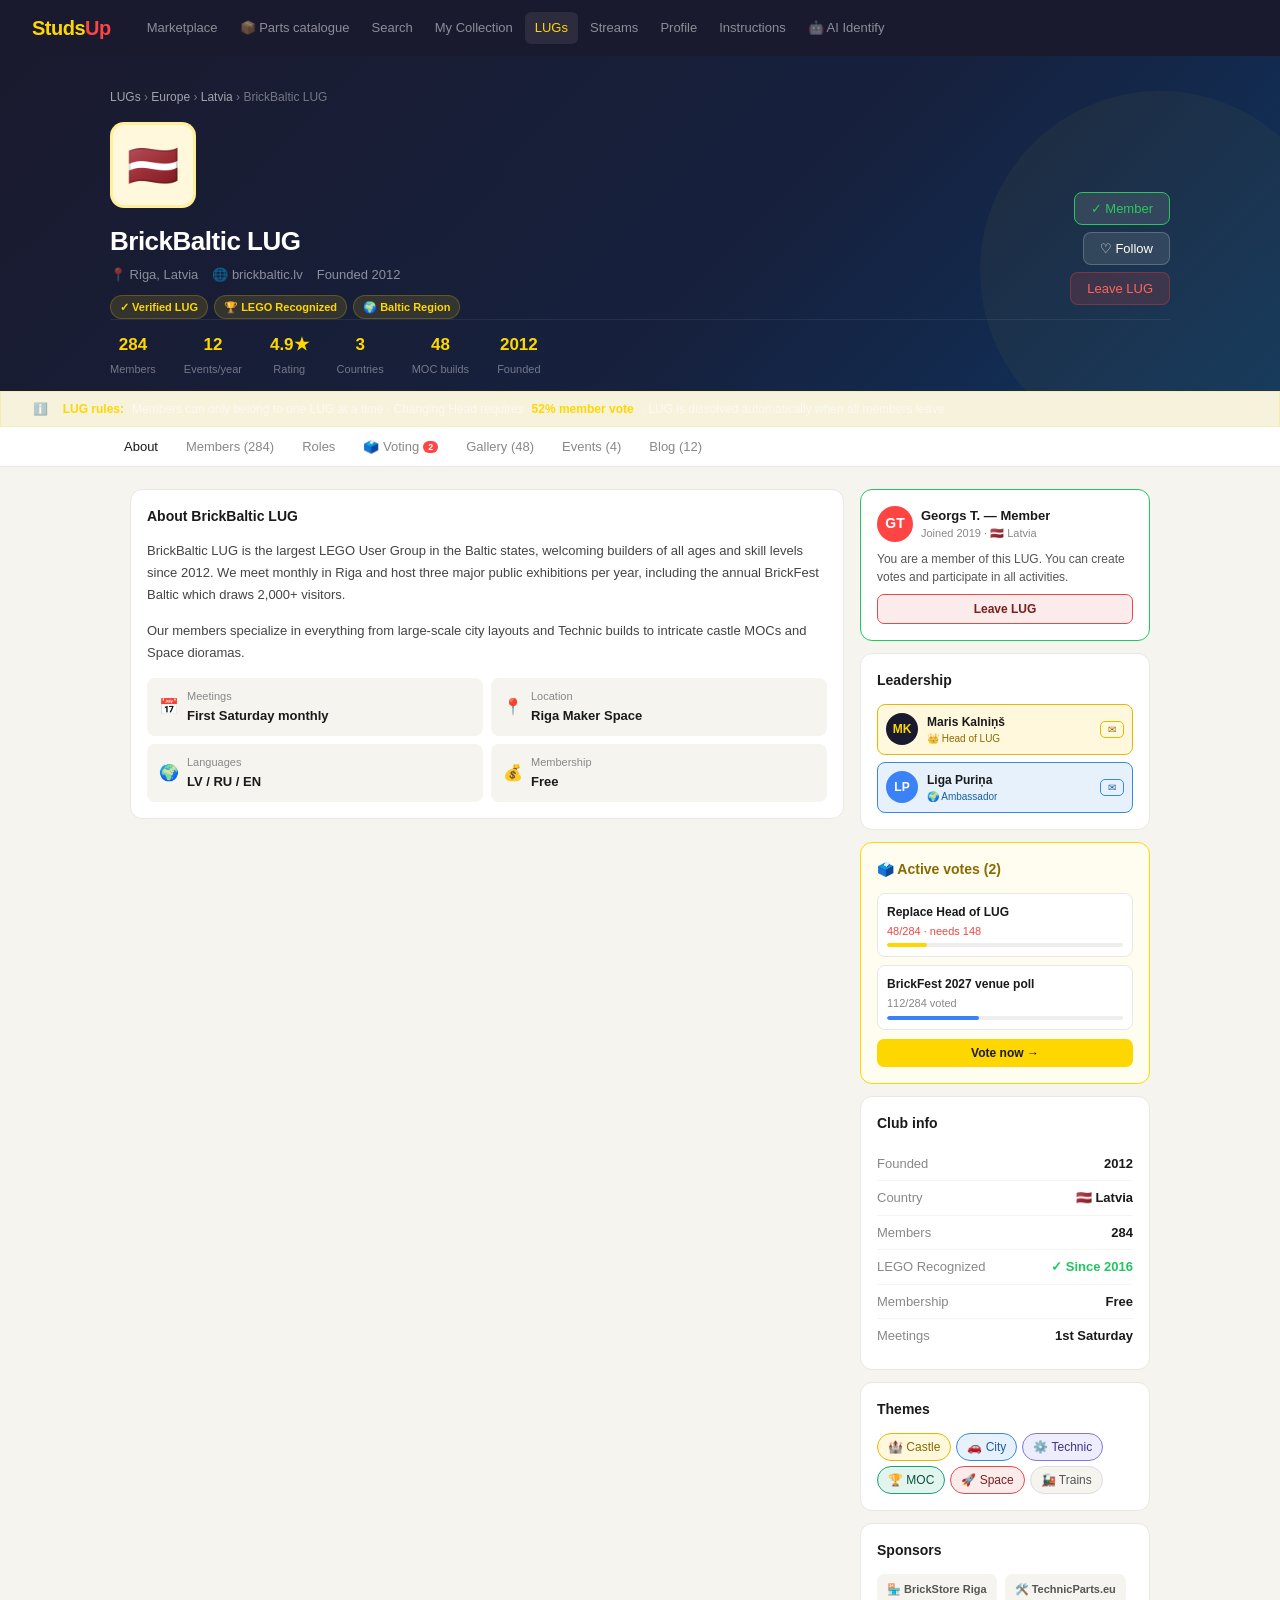
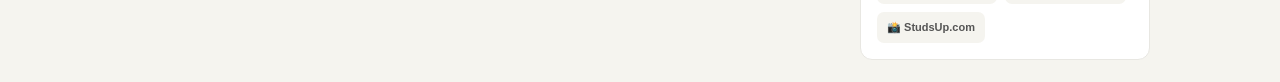
<file: frontend/pages/lug.html>
<!DOCTYPE html>
<html lang="en">
<head>
<meta charset="UTF-8">
<meta name="viewport" content="width=device-width, initial-scale=1.0">
<title>StudsUp — BrickBaltic LUG</title>
<link rel="stylesheet" href="../css/shared.css">
<style>
*{box-sizing:border-box;margin:0;padding:0}
body{font-family:-apple-system,BlinkMacSystemFont,'Segoe UI',sans-serif;background:#f5f4ef;color:#1a1a1a;font-size:14px}
.nav{background:#1a1a2e;padding:0 32px;display:flex;align-items:center;height:56px;gap:8px}
.logo{font-size:20px;font-weight:800;color:#FFD700;margin-right:20px}.logo span{color:#FF4444}
.nl{color:rgba(255,255,255,.5);font-size:13px;padding:6px 11px;border-radius:6px;cursor:pointer;border:none;background:none;white-space:nowrap}
.nl:hover,.nl.on{color:#FFD700;background:rgba(255,255,255,.08)}
.nav-r{display:flex;align-items:center;gap:8px;margin-left:auto}
.nb{background:#FFD700;color:#1a1a2e;border:none;border-radius:20px;font-size:12px;font-weight:700;padding:5px 14px;cursor:pointer}
.avatar{width:32px;height:32px;border-radius:50%;background:#FF4444;display:flex;align-items:center;justify-content:center;color:#fff;font-size:13px;font-weight:700}

/* COVER */
.cover{background:linear-gradient(135deg,#1a1a2e 0%,#16213e 60%,#0f3460 100%);padding:32px 32px 0;position:relative;overflow:hidden}
.cover::after{content:'';position:absolute;right:-60px;bottom:-60px;width:360px;height:360px;background:rgba(255,215,0,.04);border-radius:50%;pointer-events:none}
.cover-inner{max-width:1060px;margin:0 auto}
.bc{font-size:12px;color:rgba(255,255,255,.4);margin-bottom:16px}
.bc a{color:rgba(255,255,255,.6);cursor:pointer}
.lug-top{display:flex;gap:20px;align-items:flex-end}
.lug-logo{width:86px;height:86px;border-radius:14px;background:#FFF8DC;display:flex;align-items:center;justify-content:center;font-size:42px;border:3px solid rgba(255,215,0,.3);flex-shrink:0}
.lug-info{flex:1;padding-bottom:14px}
.lug-name{font-size:26px;font-weight:800;color:#fff;margin-bottom:4px;letter-spacing:-.5px}
.lug-sub{font-size:13px;color:rgba(255,255,255,.5);display:flex;align-items:center;gap:14px;flex-wrap:wrap;margin-bottom:10px}
.lug-badges{display:flex;gap:6px;flex-wrap:wrap}
.lbadge{background:rgba(255,215,0,.12);border:1px solid rgba(255,215,0,.22);color:#FFD700;font-size:11px;font-weight:600;padding:3px 9px;border-radius:20px}
.lug-actions{padding-bottom:14px;display:flex;flex-direction:column;gap:7px;align-items:flex-end;flex-shrink:0}
.btn-primary{background:#FFD700;border:none;border-radius:8px;font-size:13px;font-weight:700;color:#1a1a2e;padding:9px 20px;cursor:pointer;white-space:nowrap}
.btn-primary:hover{background:#f0c800}
.btn-ghost{background:rgba(255,255,255,.1);border:1px solid rgba(255,255,255,.2);border-radius:8px;font-size:13px;color:#fff;padding:8px 16px;cursor:pointer;white-space:nowrap}
.btn-danger{background:rgba(255,60,60,.15);border:1px solid rgba(255,60,60,.3);border-radius:8px;font-size:13px;color:#ff6060;padding:8px 16px;cursor:pointer;white-space:nowrap}
.btn-danger:hover{background:rgba(255,60,60,.25)}
.stats-bar{border-top:1px solid rgba(255,255,255,.07);display:flex;gap:28px;padding:12px 0;flex-wrap:wrap}
.lstat{text-align:center}
.lstat strong{display:block;font-size:17px;font-weight:800;color:#FFD700}
.lstat span{font-size:11px;color:rgba(255,255,255,.4)}

/* RULE BANNER */
.rule-banner{background:rgba(255,215,0,.08);border:1px solid rgba(255,215,0,.2);border-radius:0;padding:8px 32px;font-size:12px;color:rgba(255,255,255,.6);display:flex;align-items:center;gap:8px}
.rule-banner strong{color:#FFD700}

/* TABS */
.tab-nav{background:#fff;border-bottom:1px solid #e8e7e2;padding:0 32px}
.tab-inner{max-width:1060px;margin:0 auto;display:flex;overflow-x:auto;gap:0}
.tnav{font-size:13px;color:#888;padding:12px 14px;border-bottom:2px solid transparent;cursor:pointer;border:none;background:none;font-weight:500;white-space:nowrap}
.tnav:hover{color:#1a1a1a}
.tnav.on{color:#1a1a1a;border-bottom-color:#FFD700}
.tnav .badge{background:#FF4444;color:#fff;font-size:9px;font-weight:700;padding:1px 5px;border-radius:10px;margin-left:4px;vertical-align:middle}

/* CONTENT */
.content{max-width:1060px;margin:22px auto;padding:0 20px;display:grid;grid-template-columns:1fr 290px;gap:16px}
.main{display:flex;flex-direction:column;gap:12px}
.side{display:flex;flex-direction:column;gap:12px}
.card{background:#fff;border:1px solid #e8e7e2;border-radius:12px;padding:16px}
.sec-h{font-size:14px;font-weight:700;margin-bottom:13px;display:flex;align-items:center;justify-content:space-between}
.sec-h small{font-size:11px;font-weight:400;color:#888}

/* INFO ROWS */
.info-row{display:flex;justify-content:space-between;align-items:center;padding:7px 0;border-bottom:1px solid #f5f4ef;font-size:13px}
.info-row:last-child{border-bottom:none}
.info-lbl{color:#888}
.info-val{font-weight:600;text-align:right}
.editable-row{display:flex;align-items:center;gap:6px}
.edit-btn{background:none;border:none;font-size:12px;color:#aaa;cursor:pointer;padding:2px 5px;border-radius:4px}
.edit-btn:hover{background:#f5f4ef;color:#555}

/* ABOUT GRID */
.about-grid{display:grid;grid-template-columns:1fr 1fr;gap:8px}
.arow{background:#f5f4ef;border-radius:8px;padding:10px 12px;display:flex;align-items:center;gap:8px}
.arow-lbl{font-size:11px;color:#888;margin-bottom:2px}
.arow-val{font-size:13px;font-weight:600}

/* LEADERSHIP */
.leader-grid{display:grid;grid-template-columns:repeat(auto-fill,minmax(210px,1fr));gap:10px;margin-bottom:0}
.lcard{background:#fff;border:1px solid #e8e7e2;border-radius:12px;padding:14px;position:relative;transition:all .15s}
.lcard:hover{border-color:#ddd}
.lcard.head-card{border-color:#FFD700;background:#FFFDF0}
.lcard.amb-card{border-color:#3b82f6;background:#F0F6FF}
.lhead-row{display:flex;align-items:center;gap:9px;margin-bottom:10px}
.lav{width:46px;height:46px;border-radius:50%;display:flex;align-items:center;justify-content:center;font-size:16px;font-weight:700;color:#fff;flex-shrink:0;position:relative}
.lav-badge{position:absolute;top:-6px;left:50%;transform:translateX(-50%);font-size:12px}
.lcard-name{font-size:13px;font-weight:700}
.lcard-handle{font-size:11px;color:#888}
.role-pill{display:inline-flex;align-items:center;gap:4px;font-size:11px;font-weight:700;padding:3px 9px;border-radius:20px;margin-bottom:8px}
.rp-head{background:#FFF8DC;color:#8a6a00;border:1px solid #E6B800}
.rp-amb{background:#E6F1FB;color:#185FA5;border:1px solid #378ADD}
.rp-custom{background:#EEEDFE;color:#3C3489;border:1px solid #7F77DD}
.rp-member{background:#f5f4ef;color:#555;border:1px solid #ddd}
.lcard-bio{font-size:12px;color:#666;line-height:1.5;margin-bottom:8px}
.lcard-acts{display:flex;gap:5px;flex-wrap:wrap}
.la{background:#f5f4ef;border:1px solid #e0e0dc;border-radius:6px;font-size:11px;padding:4px 9px;cursor:pointer;color:#555;transition:all .12s}
.la:hover{background:#fff;border-color:#ccc}
.la.y{background:#FFD700;border-color:#FFD700;color:#1a1a2e;font-weight:700}
.la.red{background:#FCEBEB;border-color:#E24B4A;color:#791F1F}

/* MEMBERS TABLE */
.members-grid{display:grid;grid-template-columns:repeat(auto-fill,minmax(145px,1fr));gap:7px}
.mcard{background:#f5f4ef;border-radius:10px;padding:11px;text-align:center;cursor:pointer;transition:all .15s;border:1px solid transparent;position:relative}
.mcard:hover{background:#fff;border-color:#ddd}
.mav2{width:40px;height:40px;border-radius:50%;margin:0 auto 7px;display:flex;align-items:center;justify-content:center;font-size:14px;font-weight:700;color:#fff}
.mname{font-size:12px;font-weight:700;margin-bottom:2px}
.mctry{font-size:10px;color:#aaa;margin-bottom:4px}
.mbadge{display:inline-block;font-size:9px;font-weight:700;padding:2px 7px;border-radius:20px}

/* ROLES MANAGER */
.rm-row{background:#f8f8f6;border:1px solid #e8e7e2;border-radius:8px;padding:9px 12px;display:flex;align-items:center;gap:8px;margin-bottom:6px}
.rm-ico{font-size:16px;flex-shrink:0}
.rm-name{font-size:13px;font-weight:600;flex:1}
.rm-sub{font-size:11px;color:#888}
.rm-cnt{font-size:11px;color:#aaa;flex-shrink:0}
.rbtn{background:none;border:1px solid #ddd;border-radius:5px;font-size:11px;padding:3px 8px;cursor:pointer;color:#555}
.rbtn:hover{background:#fff}
.rbtn.del{color:#ccc;border:none;font-size:14px;padding:2px 4px}
.rbtn.del:hover{color:#ef4444}

/* ROLE FORM */
.role-form{display:none;background:#f8f8f6;border:1px solid #e8e7e2;border-radius:10px;padding:14px;margin-top:10px}
.rf-row{display:flex;gap:8px;margin-bottom:8px;flex-wrap:wrap}
.rf-inp{flex:1;border:1px solid #ddd;border-radius:7px;padding:7px 10px;font-size:13px;outline:none;background:#fff;min-width:120px}
.rf-inp:focus{border-color:#FFD700}
.rf-emo{width:42px;text-align:center;border:1px solid #ddd;border-radius:7px;padding:7px;font-size:16px;outline:none;background:#fff}
.perms{display:flex;gap:5px;flex-wrap:wrap;margin-bottom:10px}
.pchip{background:#fff;border:1px solid #e0e0dc;border-radius:20px;font-size:11px;padding:3px 9px;cursor:pointer;color:#666;user-select:none;transition:all .12s}
.pchip.on{background:#1a1a2e;border-color:#1a1a2e;color:#FFD700}
.rf-btns{display:flex;gap:6px}
.rf-save{background:#1a1a2e;border:none;border-radius:7px;color:#FFD700;font-size:12px;font-weight:700;padding:7px 16px;cursor:pointer}
.rf-cancel{background:#f5f4ef;border:1px solid #ddd;border-radius:7px;font-size:12px;padding:7px 12px;cursor:pointer}

/* VOTING */
.vcard{background:#fff;border:1px solid #e8e7e2;border-radius:12px;overflow:hidden;margin-bottom:12px}
.vcard-head{padding:13px 15px 0;display:flex;align-items:flex-start;gap:9px}
.vtype{font-size:10px;font-weight:700;padding:2px 8px;border-radius:20px;flex-shrink:0;margin-top:2px}
.vt-elect{background:#FFF8DC;color:#8a6a00}
.vt-poll{background:#E6F1FB;color:#185FA5}
.vt-rule{background:#EEEDFE;color:#3C3489}
.vt-closed{background:#f5f4ef;color:#888}
.vtitle{font-size:14px;font-weight:700;flex:1}
.vmeta{font-size:11px;color:#888;margin-top:2px}
.vbody{padding:10px 15px 14px}
.vdesc{font-size:13px;color:#555;line-height:1.55;margin-bottom:10px}
.vopts{display:flex;flex-direction:column;gap:6px}
.vopt{position:relative;background:#f5f4ef;border:1px solid #e8e7e2;border-radius:8px;padding:9px 12px;cursor:pointer;display:flex;align-items:center;gap:9px;overflow:hidden;transition:border-color .12s}
.vopt:hover:not(.locked){border-color:#FFD700}
.vopt.locked{cursor:default}
.vopt.voted{border-color:#FFD700;background:#FFFDF0}
.vopt.winner{border-color:#22c55e;background:#F0FBF4}
.vbar{position:absolute;inset:0 auto 0 0;background:rgba(255,215,0,.13);transition:width .5s ease;z-index:0}
.vbar.w{background:rgba(34,197,94,.13)}
.vchk{width:17px;height:17px;border-radius:50%;border:2px solid #ddd;display:flex;align-items:center;justify-content:center;font-size:9px;flex-shrink:0;z-index:1;transition:all .15s}
.vopt.voted .vchk,.vopt.winner .vchk{background:#FFD700;border-color:#FFD700;color:#1a1a2e}
.vopt-name{font-size:13px;font-weight:600;z-index:1;flex:1}
.vopt-pct{font-size:12px;font-weight:700;color:#888;z-index:1;flex-shrink:0}
.vopt.winner .vopt-pct{color:#22c55e}
.vfoot{padding:9px 15px 13px;border-top:1px solid #f5f4ef;display:flex;align-items:center;gap:10px;font-size:12px;color:#888}
.vfoot strong{color:#1a1a1a}
.vvbtn{margin-left:auto;background:#FFD700;border:none;border-radius:7px;font-size:12px;font-weight:700;color:#1a1a2e;padding:5px 14px;cursor:pointer}
.vvbtn:disabled{background:#f5f4ef;color:#aaa;cursor:default}

/* 52% THRESHOLD NOTICE */
.threshold-notice{background:#FFF8DC;border:1px solid #E6B800;border-radius:8px;padding:10px 12px;font-size:12px;color:#8a6a00;margin-bottom:12px;display:flex;align-items:flex-start;gap:7px}

/* NEW VOTE FORM */
.nvform{display:none;background:#f8f8f6;border:1px solid #e8e7e2;border-radius:12px;padding:16px;margin-bottom:14px}
.nvinp{width:100%;border:1px solid #ddd;border-radius:7px;padding:8px 11px;font-size:13px;outline:none;background:#fff;margin-bottom:8px}
.nvinp:focus{border-color:#FFD700}
.nvoptrow{display:flex;gap:6px;margin-bottom:6px}
.nvoptinp{flex:1;border:1px solid #ddd;border-radius:7px;padding:7px 10px;font-size:13px;outline:none;background:#fff}
.nvoptinp:focus{border-color:#FFD700}
.nvadd{width:100%;background:none;border:1px dashed #ccc;border-radius:7px;font-size:12px;padding:6px;cursor:pointer;color:#888;margin-bottom:8px}
.nvadd:hover{border-color:#FFD700;color:#8a6a00}
.nvrow{display:flex;gap:8px;align-items:center;flex-wrap:wrap;font-size:12px;color:#555;margin-bottom:10px}
.nvsel{border:1px solid #ddd;border-radius:6px;padding:6px 8px;font-size:12px;outline:none;background:#fff}
.nvbtns{display:flex;gap:7px}
.nvsave{background:#1a1a2e;border:none;border-radius:7px;color:#FFD700;font-size:13px;font-weight:700;padding:8px 18px;cursor:pointer}
.nvcancel{background:#f5f4ef;border:1px solid #ddd;border-radius:7px;font-size:13px;padding:8px 12px;cursor:pointer}

/* GALLERY */
.gallery{display:grid;grid-template-columns:repeat(3,1fr);gap:8px}
.gitem{border-radius:9px;overflow:hidden;background:#f5f4ef;aspect-ratio:1;display:flex;align-items:center;justify-content:center;font-size:40px;cursor:pointer;border:1px solid transparent;transition:all .15s}
.gitem:hover{border-color:#ddd;transform:scale(1.02)}
.gitem.wide{grid-column:span 2;font-size:54px}

/* EVENTS */
.ecard{background:#f5f4ef;border-radius:10px;padding:13px;display:flex;gap:13px;cursor:pointer;border:1px solid transparent;transition:all .15s;margin-bottom:8px}
.ecard:hover{background:#fff;border-color:#ddd}
.edate{background:#1a1a2e;color:#FFD700;border-radius:8px;padding:9px;text-align:center;min-width:50px;flex-shrink:0}
.edate-d{font-size:20px;font-weight:800;line-height:1}
.edate-m{font-size:10px;font-weight:600;opacity:.7}
.etitle{font-size:13px;font-weight:700;margin-bottom:3px}
.emeta{font-size:11px;color:#888;margin-bottom:5px}
.etags{display:flex;gap:4px;flex-wrap:wrap}
.etag{background:#fff;border:1px solid #e0e0dc;color:#555;font-size:10px;padding:2px 6px;border-radius:20px}
.ereg{margin-left:auto;background:#FFD700;border:none;border-radius:6px;font-size:12px;font-weight:700;color:#1a1a2e;padding:5px 11px;cursor:pointer;align-self:flex-start;flex-shrink:0}

/* LEAVE / TRANSFER MODAL */
.modal-bg{position:fixed;inset:0;background:rgba(0,0,0,.48);display:none;align-items:center;justify-content:center;z-index:300;padding:16px}
.modal-bg.open{display:flex}
.modal{background:#fff;border-radius:14px;max-width:460px;width:100%;padding:22px;position:relative;max-height:90vh;overflow-y:auto}
.modal h3{font-size:17px;font-weight:700;margin-bottom:4px}
.modal-sub{font-size:12px;color:#888;margin-bottom:16px}
.modal-close{position:absolute;top:13px;right:13px;background:none;border:none;font-size:18px;cursor:pointer;color:#888}
.modal-close:hover{color:#1a1a1a}
.transfer-option{display:flex;align-items:center;gap:10px;padding:10px;border:1px solid #e8e7e2;border-radius:9px;cursor:pointer;margin-bottom:7px;transition:all .13s}
.transfer-option:hover{border-color:#FFD700;background:#FFFDF0}
.transfer-option.selected{border-color:#FFD700;background:#FFFDF0}
.to-av{width:36px;height:36px;border-radius:50%;display:flex;align-items:center;justify-content:center;font-size:13px;font-weight:700;color:#fff;flex-shrink:0}
.ballot-opt{display:flex;align-items:center;gap:10px;padding:10px;border:1px solid #e8e7e2;border-radius:9px;cursor:pointer;margin-bottom:7px;position:relative;overflow:hidden;transition:border-color .13s}
.ballot-opt:hover{border-color:#FFD700}
.ballot-opt.selected{border-color:#FFD700;background:#FFFDF0}
.ballot-opt .bav{width:38px;height:38px;border-radius:50%;display:flex;align-items:center;justify-content:center;font-size:14px;font-weight:700;color:#fff;flex-shrink:0}
.bname{font-size:13px;font-weight:700}
.bsub{font-size:11px;color:#888}
.bchk{width:18px;height:18px;border-radius:50%;border:2px solid #ddd;margin-left:auto;display:flex;align-items:center;justify-content:center;font-size:10px;flex-shrink:0;transition:all .15s}
.ballot-opt.selected .bchk{background:#FFD700;border-color:#FFD700;color:#1a1a2e}
.modal-actions{display:flex;gap:8px;margin-top:14px}
.modal-btn{flex:1;border:none;border-radius:8px;font-size:13px;font-weight:700;padding:9px;cursor:pointer}
.modal-btn.primary{background:#1a1a2e;color:#FFD700}
.modal-btn.primary:disabled{background:#f5f4ef;color:#aaa;cursor:default}
.modal-btn.ghost{background:#f5f4ef;border:1px solid #ddd;color:#555}
.modal-btn.danger{background:#FCEBEB;border:1px solid #E24B4A;color:#791F1F}

/* SIDE */
.join-card{background:#1a1a2e;border-radius:12px;padding:16px;text-align:center}
.jt{color:#FFD700;font-size:14px;font-weight:700;margin-bottom:5px}
.js{color:rgba(255,255,255,.5);font-size:12px;margin-bottom:12px;line-height:1.5}
.jbtn{width:100%;background:#FFD700;border:none;border-radius:8px;font-size:13px;font-weight:700;color:#1a1a2e;padding:9px;cursor:pointer}
.sponsors{display:flex;gap:8px;flex-wrap:wrap;margin-top:2px}
.spon{background:#f5f4ef;border-radius:7px;padding:7px 10px;font-size:11px;font-weight:600;color:#555}

/* TOAST */
.toast{position:fixed;bottom:22px;left:50%;transform:translateX(-50%);background:#1a1a2e;color:#FFD700;font-size:13px;font-weight:700;padding:10px 20px;border-radius:8px;z-index:999;box-shadow:0 4px 16px rgba(0,0,0,.22);transition:opacity .35s;white-space:nowrap}

/* SECTION DIVIDER */
.sdiv{font-size:10px;font-weight:700;text-transform:uppercase;letter-spacing:.8px;color:#bbb;margin:16px 0 9px;display:flex;align-items:center;gap:8px}
.sdiv::after{content:'';flex:1;height:1px;background:#f0f0ec}

/* TAGS */
.themes{display:flex;gap:5px;flex-wrap:wrap}
.theme-tag{font-size:12px;padding:4px 10px;border-radius:20px}

/* ── PUBLIC / PRIVATE VISIBILITY ── */
.vis-banner{display:flex;align-items:center;gap:8px;padding:8px 14px;border-radius:var(--radius-md);font-size:12px;font-weight:600;margin-bottom:12px}
.vis-public{background:#E1F5EE;color:#085041;border:1px solid #1D9E75}
.vis-private{background:#FCEBEB;color:#791F1F;border:1px solid #E24B4A}
.vis-members{background:#E6F1FB;color:#185FA5;border:1px solid #378ADD}
.lock-icon{font-size:14px}
.private-gate{background:#f8f8f6;border:2px dashed var(--border2);border-radius:var(--radius-lg);padding:32px;text-align:center}
.private-gate h3{font-size:15px;font-weight:700;margin-bottom:6px}
.private-gate p{font-size:13px;color:var(--muted);margin-bottom:16px;line-height:1.6}

@media(max-width:768px){
  .lug-cover{height:160px!important}
  .lug-hero-inner{padding:0 14px 14px}
  .lug-name{font-size:22px!important}
  .lug-stats{gap:14px!important;flex-wrap:wrap}
  .lug-stat strong{font-size:18px!important}
  .lug-content{grid-template-columns:1fr!important;padding:12px}
  .lug-sidebar{display:none}
  .tabs{padding:0 12px;overflow-x:auto;gap:0}
  .tab{padding:9px 10px;font-size:12px;white-space:nowrap}
  .members-grid{grid-template-columns:repeat(2,1fr)!important;gap:8px}
  .gallery-grid{grid-template-columns:repeat(2,1fr)!important}
  .vote-card{padding:12px}
}
</style>
</head>
<body>

<nav class="nav">
  <a href="../../index.html" class="nav-logo">Studs<span>Up</span></a>
  <div class="nav-links">
    <a href="home.html"          class="nav-link">Marketplace</a>
    <a href="lugbulk.html"       class="nav-link">📦 Parts catalogue</a>
    <a href="search.html"        class="nav-link">Search</a>
    <a href="collection.html"    class="nav-link">My Collection</a>
    <a href="lug.html"           class="nav-link">LUGs</a>
    <a href="stream.html"        class="nav-link">Streams</a>
    <a href="profile-blog.html"  class="nav-link">Profile</a>
    <a href="instructions.html"  class="nav-link">Instructions</a>
    <a href="identify.html"       class="nav-link">🤖 AI Identify</a>
  </div>
  <div class="nav-right" id="navRight">
    <div id="navSellArea"></div>
    <div id="navUserArea"></div>
  </div>
</nav>
<script>
(function(){
  var u=null;
  try{u=JSON.parse(sessionStorage.getItem('su_user'));}catch(e){}
  // Sell button
  var sa=document.getElementById('navSellArea');
  if(sa){
    if(u&&u.name){
      sa.innerHTML='<button class="nav-sell" onclick="window.location.href='profile-blog.html'">+ Sell parts</button>';
    } else {
      sa.innerHTML='<button class="nav-sell" onclick="window.location.href='login.html'">+ Sell parts</button>';
    }
  }
  // User area
  var el=document.getElementById('navUserArea');
  if(!el)return;
  if(u&&u.name){
    el.innerHTML='<a href="profile-blog.html" style="display:flex;align-items:center;gap:7px;text-decoration:none">'
      +'<div class="nav-avatar" style="font-size:12px;flex-shrink:0">'+u.avatar+'</div>'
      +'<span style="font-size:12px;color:rgba(255,255,255,.75);white-space:nowrap">'+u.name+'</span></a>';
  } else {
    el.innerHTML='<a href="login.html" class="nav-sell" style="background:var(--yellow);color:var(--dark);text-decoration:none;padding:5px 14px;border-radius:20px;font-size:12px;font-weight:700;white-space:nowrap">Sign in</a>';
  }
})();
</script>

<div class="cover">
  <div class="cover-inner">
    <div class="bc"><a>LUGs</a> › <a>Europe</a> › <a>Latvia</a> › BrickBaltic LUG</div>
    <div class="lug-top">
      <div style="flex:1">
        <div class="lug-logo" style="margin-bottom:14px">🇱🇻</div>
        <div class="lug-name">BrickBaltic LUG</div>
        <div class="lug-sub">
          <span>📍 Riga, Latvia</span>
          <span>🌐 brickbaltic.lv</span>
          <span>Founded 2012</span>
        </div>
        <div class="lug-badges">
          <span class="lbadge">✓ Verified LUG</span>
          <span class="lbadge">🏆 LEGO Recognized</span>
          <span class="lbadge">🌍 Baltic Region</span>
        </div>
      </div>
      <div class="lug-actions" id="lugActions">
        <!-- Rendered by JS based on membership state -->
      </div>
    </div>
    <div class="stats-bar">
      <div class="lstat"><strong id="statMembers">284</strong><span>Members</span></div>
      <div class="lstat"><strong>12</strong><span>Events/year</span></div>
      <div class="lstat"><strong>4.9★</strong><span>Rating</span></div>
      <div class="lstat"><strong>3</strong><span>Countries</span></div>
      <div class="lstat"><strong>48</strong><span>MOC builds</span></div>
      <div class="lstat"><strong>2012</strong><span>Founded</span></div>
    </div>
  </div>
</div>

<div class="rule-banner">
  ℹ️ &nbsp;<strong>LUG rules:</strong> Members can only belong to one LUG at a time · Changing Head requires <strong>52% member vote</strong> · LUG is dissolved automatically when all members leave
</div>

<div class="tab-nav">
  <div class="tab-inner">
    <button class="tnav on"  onclick="showTab('about',this)">About</button>
    <button class="tnav"     onclick="showTab('members',this)">Members (284)</button>
    <button class="tnav"     onclick="showTab('roles',this)">Roles</button>
    <button class="tnav"     onclick="showTab('voting',this)">🗳️ Voting<span class="badge">2</span></button>
    <button class="tnav"     onclick="showTab('gallery',this)">Gallery (48)</button>
    <button class="tnav"     onclick="showTab('events',this)">Events (4)</button>
    <button class="tnav"     onclick="showTab('blog',this)">Blog (12)</button>
    <button class="tnav"     onclick="showTab('settings',this)" id="settingsTab" style="display:none">⚙️ Settings</button>
  </div>
</div>

<div class="content">
<div class="main">

<!-- ABOUT -->
<div id="tab-about">
  <div class="card">
    <div class="sec-h">About BrickBaltic LUG</div>
    <p style="font-size:13px;color:#444;line-height:1.7;margin-bottom:14px">BrickBaltic LUG is the largest LEGO User Group in the Baltic states, welcoming builders of all ages and skill levels since 2012. We meet monthly in Riga and host three major public exhibitions per year, including the annual BrickFest Baltic which draws 2,000+ visitors.</p>
    <p style="font-size:13px;color:#444;line-height:1.7;margin-bottom:14px">Our members specialize in everything from large-scale city layouts and Technic builds to intricate castle MOCs and Space dioramas.</p>
    <div class="about-grid">
      <div class="arow"><span style="font-size:16px">📅</span><div><div class="arow-lbl">Meetings</div><div class="arow-val">First Saturday monthly</div></div></div>
      <div class="arow"><span style="font-size:16px">📍</span><div><div class="arow-lbl">Location</div><div class="arow-val">Riga Maker Space</div></div></div>
      <div class="arow"><span style="font-size:16px">🌍</span><div><div class="arow-lbl">Languages</div><div class="arow-val">LV / RU / EN</div></div></div>
      <div class="arow"><span style="font-size:16px">💰</span><div><div class="arow-lbl">Membership</div><div class="arow-val">Free</div></div></div>
    </div>
  </div>
</div>

<!-- MEMBERS -->
<div id="tab-members" style="display:none">
  <div class="card">

    <!-- LEADERSHIP -->
    <div class="sdiv">👑 Leadership</div>
    <div class="leader-grid" id="leaderGrid">
      <div class="lcard head-card">
        <div class="lhead-row">
          <div class="lav" style="background:#1a1a2e"><span class="lav-badge">👑</span>MK</div>
          <div><div class="lcard-name">Maris Kalniņš</div><div class="lcard-handle">@maris_k · Latvia 🇱🇻</div></div>
        </div>
        <div class="role-pill rp-head">👑 Head of LUG</div>
        <div class="lcard-bio">Founder & Head. Castle builder, 20+ years experience. Registered BrickBaltic LUG in 2012.</div>
        <div style="font-size:11px;color:#aaa;margin-bottom:8px">📌 First registrant · cannot be removed by admin</div>
        <div class="lcard-acts">
          <button class="la">✉ Message</button>
          <button class="la">👤 Profile</button>
          <button class="la y" onclick="openTransfer()">👑 Transfer role</button>
        </div>
      </div>
      <div class="lcard amb-card">
        <div class="lhead-row">
          <div class="lav" style="background:#3b82f6"><span class="lav-badge">🌍</span>LP</div>
          <div><div class="lcard-name">Liga Puriņa</div><div class="lcard-handle">@liga_p · Latvia 🇱🇻</div></div>
        </div>
        <div class="role-pill rp-amb">🌍 Ambassador</div>
        <div class="lcard-bio">LEGO Community liaison. Handles LEGO Recognized status and external Baltic LUG relations.</div>
        <div class="lcard-acts">
          <button class="la">✉ Message</button>
          <button class="la">👤 Profile</button>
        </div>
      </div>
    </div>

    <!-- OFFICERS -->
    <div class="sdiv" style="margin-top:18px">🏅 Officers</div>
    <div class="leader-grid">
      <div class="lcard">
        <div class="lhead-row">
          <div class="lav" style="background:#22c55e">RB</div>
          <div><div class="lcard-name">Rolands Bērziņš</div><div class="lcard-handle">@rolands_b · Latvia</div></div>
        </div>
        <div class="role-pill rp-custom">🛠️ Technic Lead</div>
        <div class="lcard-bio">Leads Technic workshops and annual Technic build challenge.</div>
        <div class="lcard-acts"><button class="la">✉ Message</button><button class="la">👤 Profile</button></div>
      </div>
      <div class="lcard">
        <div class="lhead-row">
          <div class="lav" style="background:#f59e0b">AZ</div>
          <div><div class="lcard-name">Anna Zariņa</div><div class="lcard-handle">@anna_z · Estonia</div></div>
        </div>
        <div class="role-pill rp-custom">📸 Media & Gallery</div>
        <div class="lcard-bio">Photo gallery, social media and event coverage.</div>
        <div class="lcard-acts"><button class="la">✉ Message</button><button class="la">👤 Profile</button></div>
      </div>
    </div>

    <!-- ALL MEMBERS -->
    <div class="sdiv" style="margin-top:18px">👥 All members <span style="font-weight:400;text-transform:none;letter-spacing:0;font-size:11px;color:#aaa">(284)</span></div>
    <div style="display:flex;gap:8px;margin-bottom:12px;flex-wrap:wrap">
      <input style="flex:1;min-width:160px;border:1px solid #ddd;border-radius:8px;padding:7px 11px;font-size:13px;outline:none" placeholder="Search members…" oninput="filterMembers(this.value)">
      <select style="border:1px solid #ddd;border-radius:8px;padding:7px 9px;font-size:12px;outline:none;background:#fff">
        <option>All roles</option><option>Head of LUG</option><option>Ambassador</option><option>Technic Lead</option><option>Media & Gallery</option><option>Member</option>
      </select>
      <select style="border:1px solid #ddd;border-radius:8px;padding:7px 9px;font-size:12px;outline:none;background:#fff">
        <option>All countries</option><option>🇱🇻 Latvia</option><option>🇪🇪 Estonia</option><option>🇱🇹 Lithuania</option>
      </select>
      <button id="inviteBtn" style="display:none;background:#FFD700;border:none;border-radius:8px;font-size:12px;font-weight:700;color:#1a1a2e;padding:7px 14px;cursor:pointer" onclick="openInvite()">+ Invite member</button>
    </div>
    <div class="members-grid" id="memberGrid">
      <div class="mcard" data-name="Georgs T"><div class="mav2" style="background:#FF4444">GT</div><div class="mname">Georgs T.</div><div class="mctry">🇱🇻 Latvia</div><div class="mbadge rp-member">Member</div></div>
      <div class="mcard" data-name="Maris K"><div class="mav2" style="background:#1a1a2e">MK</div><div class="mname">Maris K.</div><div class="mctry">🇱🇻 Latvia</div><div class="mbadge rp-head">👑 Head</div></div>
      <div class="mcard" data-name="Liga P"><div class="mav2" style="background:#3b82f6">LP</div><div class="mname">Liga P.</div><div class="mctry">🇱🇻 Latvia</div><div class="mbadge rp-amb">🌍 Ambassador</div></div>
      <div class="mcard" data-name="Rolands B"><div class="mav2" style="background:#22c55e">RB</div><div class="mname">Rolands B.</div><div class="mctry">🇱🇻 Latvia</div><div class="mbadge rp-custom">🛠️ Technic</div></div>
      <div class="mcard" data-name="Anna Z"><div class="mav2" style="background:#f59e0b">AZ</div><div class="mname">Anna Z.</div><div class="mctry">🇪🇪 Estonia</div><div class="mbadge rp-custom">📸 Media</div></div>
      <div class="mcard" data-name="Jānis K"><div class="mav2" style="background:#8b5cf6">JK</div><div class="mname">Jānis K.</div><div class="mctry">🇱🇻 Latvia</div><div class="mbadge rp-member">Member</div></div>
      <div class="mcard" data-name="Inga S"><div class="mav2" style="background:#ec4899">IS</div><div class="mname">Inga S.</div><div class="mctry">🇱🇻 Latvia</div><div class="mbadge rp-member">Member</div></div>
      <div class="mcard" data-name="Tomas D"><div class="mav2" style="background:#06b6d4">TD</div><div class="mname">Tomas D.</div><div class="mctry">🇱🇹 Lithuania</div><div class="mbadge rp-member">Member</div></div>
      <div class="mcard" data-name="Valdis P"><div class="mav2" style="background:#ef4444">VP</div><div class="mname">Valdis P.</div><div class="mctry">🇱🇻 Latvia</div><div class="mbadge rp-member">Member</div></div>
      <div class="mcard" data-name="Sandra K"><div class="mav2" style="background:#10b981">SK</div><div class="mname">Sandra K.</div><div class="mctry">🇱🇻 Latvia</div><div class="mbadge rp-member">Member</div></div>
    </div>
    <div style="text-align:center;margin-top:12px">
      <button style="background:#f5f4ef;border:1px solid #ddd;border-radius:8px;font-size:13px;padding:7px 18px;cursor:pointer">Load more (274)</button>
    </div>

    <!-- MY MEMBERSHIP STATUS -->
    <div id="myMembershipBlock" style="margin-top:16px;padding-top:14px;border-top:1px solid #f0f0ec">
      <div style="font-size:13px;font-weight:700;margin-bottom:8px;color:#555">Your membership</div>
      <div id="myMembershipInfo"></div>
    </div>

  </div>
</div>

<!-- ROLES -->
<div id="tab-roles" style="display:none">
  <div class="card">
    <div class="sec-h">Roles & positions <small>Core roles are system-fixed</small></div>

    <!-- CORE -->
    <div style="font-size:11px;font-weight:700;text-transform:uppercase;letter-spacing:.7px;color:#bbb;margin-bottom:8px">🔒 Core roles (system)</div>
    <div class="rm-row"><span class="rm-ico">👑</span><div style="flex:1"><div class="rm-name">Head of LUG</div><div class="rm-sub">Full admin rights · Set by first registration · Transfer requires voluntary hand-off or 52% member vote</div></div><span class="rm-cnt">1 member</span><span style="font-size:10px;background:#f5f4ef;color:#aaa;padding:2px 7px;border-radius:20px">System</span></div>
    <div class="rm-row"><span class="rm-ico">🌍</span><div style="flex:1"><div class="rm-name">Ambassador</div><div class="rm-sub">LEGO Community liaison · Appointed by Head of LUG</div></div><span class="rm-cnt">1 member</span><span style="font-size:10px;background:#f5f4ef;color:#aaa;padding:2px 7px;border-radius:20px">System</span></div>
    <div class="rm-row"><span class="rm-ico">👥</span><div style="flex:1"><div class="rm-name">Member</div><div class="rm-sub">Default for all approved members · Can create votes, participate in votes</div></div><span class="rm-cnt">279</span><span style="font-size:10px;background:#f5f4ef;color:#aaa;padding:2px 7px;border-radius:20px">System</span></div>

    <!-- CUSTOM -->
    <div style="font-size:11px;font-weight:700;text-transform:uppercase;letter-spacing:.7px;color:#bbb;margin:16px 0 8px">✏️ Custom roles</div>
    <div id="customRoles">
      <div class="rm-row"><span class="rm-ico">🛠️</span><div style="flex:1"><div class="rm-name">Technic Lead</div><div class="rm-sub">Manage events · Post announcements · Manage gallery</div></div><span class="rm-cnt">1</span><button class="rbtn" onclick="openEditRole('Technic Lead','🛠️',this)">Edit</button><button class="rbtn del" onclick="confirmDelRole(this)">🗑</button></div>
      <div class="rm-row"><span class="rm-ico">📸</span><div style="flex:1"><div class="rm-name">Media & Gallery</div><div class="rm-sub">Upload gallery · Post blog · Manage gallery</div></div><span class="rm-cnt">1</span><button class="rbtn" onclick="openEditRole('Media & Gallery','📸',this)">Edit</button><button class="rbtn del" onclick="confirmDelRole(this)">🗑</button></div>
      <div class="rm-row"><span class="rm-ico">📦</span><div style="flex:1"><div class="rm-name">Parts Coordinator</div><div class="rm-sub">Manage parts library · Post announcements</div></div><span class="rm-cnt">1</span><button class="rbtn" onclick="openEditRole('Parts Coordinator','📦',this)">Edit</button><button class="rbtn del" onclick="confirmDelRole(this)">🗑</button></div>
    </div>

    <button id="addRoleBtn" style="margin-top:10px;background:#1a1a2e;border:none;border-radius:8px;color:#FFD700;font-size:13px;font-weight:700;padding:8px 16px;cursor:pointer" onclick="toggleRoleForm()">➕ Create new role</button>

    <div class="role-form" id="roleForm">
      <div style="font-size:13px;font-weight:700;margin-bottom:10px" id="rfTitle">Create new role</div>
      <div class="rf-row">
        <input class="rf-emo" id="rfEmoji" value="🏅" maxlength="2">
        <input class="rf-inp" id="rfName" placeholder="Role name">
        <input type="color" value="#8b5cf6" style="width:36px;height:36px;border:1px solid #ddd;border-radius:7px;cursor:pointer;padding:2px">
      </div>
      <input class="rf-inp" id="rfDesc" placeholder="Role description…" style="width:100%;margin-bottom:10px">
      <div style="font-size:11px;font-weight:700;color:#555;margin-bottom:6px">Permissions</div>
      <div class="perms">
        <span class="pchip" onclick="this.classList.toggle('on')">📅 Manage events</span>
        <span class="pchip on" onclick="this.classList.toggle('on')">📢 Announcements</span>
        <span class="pchip" onclick="this.classList.toggle('on')">📷 Gallery</span>
        <span class="pchip" onclick="this.classList.toggle('on')">👥 Invite members</span>
        <span class="pchip" onclick="this.classList.toggle('on')">📝 Blog</span>
        <span class="pchip" onclick="this.classList.toggle('on')">🗳️ Create votes</span>
        <span class="pchip" onclick="this.classList.toggle('on')">📦 Parts library</span>
        <span class="pchip" onclick="this.classList.toggle('on')">⚙️ Edit LUG info</span>
      </div>
      <div class="rf-btns">
        <button class="rf-save" onclick="saveRole()">Save role</button>
        <button class="rf-cancel" onclick="toggleRoleForm()">Cancel</button>
      </div>
    </div>
  </div>
</div>

<!-- VOTING -->
<div id="tab-voting" style="display:none">

  <div class="threshold-notice">
    ⚖️ <div><strong>Voting rules:</strong> Any member can create a vote. Replacing the Head of LUG requires <strong>52% of all members</strong> (≥148 votes of 284). Regular polls require simple majority. Head can voluntarily transfer without a vote.</div>
  </div>

  <div style="display:flex;align-items:center;justify-content:space-between;margin-bottom:12px">
    <div style="font-size:15px;font-weight:700">Active & past votes</div>
    <button style="background:#1a1a2e;border:none;border-radius:8px;color:#FFD700;font-size:13px;font-weight:700;padding:8px 16px;cursor:pointer;display:flex;align-items:center;gap:6px" onclick="toggleNVForm()">🗳️ Create vote</button>
  </div>

  <!-- NEW VOTE FORM -->
  <div class="nvform" id="nvForm">
    <div style="font-size:14px;font-weight:700;margin-bottom:10px">New vote / poll</div>
    <select class="nvinp" id="nvType" style="cursor:pointer;padding:8px 10px" onchange="updateVoteType()">
      <option value="poll">📊 Poll — multiple choice</option>
      <option value="elect">🏛️ Election — replace Head of LUG (requires 52%)</option>
      <option value="rule">📋 Rule change — yes/no</option>
    </select>
    <div id="nvElectNotice" style="display:none;background:#FFF8DC;border:1px solid #E6B800;border-radius:7px;padding:9px 12px;font-size:12px;color:#8a6a00;margin-bottom:8px">⚖️ This vote will replace the Head of LUG. It passes only if <strong>≥52% of all 284 members vote YES</strong> (148+ votes needed). The current head retains the role until threshold is reached.</div>
    <input class="nvinp" placeholder="Vote title…">
    <textarea class="nvinp" rows="2" placeholder="Context for voters…" style="resize:none"></textarea>
    <div style="font-size:11px;font-weight:700;color:#555;margin-bottom:6px" id="nvOptsLabel">Options</div>
    <div id="nvOptsList">
      <div class="nvoptrow"><input class="nvoptinp" placeholder="Option 1" value="Riga Exhibition Centre"><button onclick="this.parentElement.remove()" style="background:none;border:none;color:#ccc;font-size:16px;cursor:pointer;padding:0 4px">×</button></div>
      <div class="nvoptrow"><input class="nvoptinp" placeholder="Option 2" value="Riga Maker Space"><button onclick="this.parentElement.remove()" style="background:none;border:none;color:#ccc;font-size:16px;cursor:pointer;padding:0 4px">×</button></div>
    </div>
    <button class="nvadd" id="nvAddOpt" onclick="addNVOpt()">+ Add option</button>
    <div class="nvrow">
      <span>Deadline:</span><input type="date" class="nvsel" value="2026-07-15">
      <span>Voters:</span>
      <select class="nvsel"><option>All members</option><option>Officers only</option><option>Head + Ambassador</option></select>
      <label style="display:flex;align-items:center;gap:4px;cursor:pointer"><input type="checkbox"> Anonymous</label>
    </div>
    <div class="nvbtns">
      <button class="nvsave" onclick="submitNV()">Launch vote</button>
      <button class="nvcancel" onclick="toggleNVForm()">Cancel</button>
    </div>
  </div>

  <!-- ACTIVE: ELECTION -->
  <div class="vcard">
    <div class="vcard-head">
      <span class="vtype vt-elect">🏛️ Election</span>
      <div style="flex:1">
        <div class="vtitle">Replace Head of LUG — nominate new leader</div>
        <div class="vmeta">Started by Rolands B. · Ends July 15, 2026 · <strong style="color:#ef4444">48/284 voted</strong> · Needs 148 to pass</div>
      </div>
    </div>
    <div class="vbody">
      <div class="vdesc">A proposal to change the Head of LUG. This vote passes only if 52% of all 284 members (≥148 votes) vote for the same candidate. Current progress: 48 votes cast.</div>
      <div style="background:#f5f4ef;border-radius:8px;padding:10px;margin-bottom:10px;font-size:12px">
        <div style="display:flex;justify-content:space-between;margin-bottom:5px"><span style="font-weight:700">Progress to 52% threshold</span><span style="color:#ef4444;font-weight:700">17% (need 52%)</span></div>
        <div style="height:7px;background:#e0e0dc;border-radius:4px;overflow:hidden"><div style="height:7px;background:#FFD700;border-radius:4px;width:17%;transition:width .5s"></div></div>
        <div style="display:flex;justify-content:space-between;margin-top:4px;color:#aaa"><span>0</span><span style="color:#ef4444">148 needed</span><span>284</span></div>
      </div>
      <div class="vopts" id="electOpts">
        <div class="vopt" data-v="28" onclick="castElectVote(this,'electOpts')">
          <div class="vbar" style="width:58%"></div>
          <div class="vchk"></div>
          <div style="width:32px;height:32px;border-radius:50%;background:#22c55e;color:#fff;display:flex;align-items:center;justify-content:center;font-size:12px;font-weight:700;flex-shrink:0;z-index:1">RB</div>
          <div style="z-index:1;flex:1"><div class="vopt-name">Rolands Bērziņš</div><div style="font-size:11px;color:#888">Technic Lead · 8 years</div></div>
          <span class="vopt-pct">28 votes · 10%</span>
        </div>
        <div class="vopt" data-v="14" onclick="castElectVote(this,'electOpts')">
          <div class="vbar" style="width:29%"></div>
          <div class="vchk"></div>
          <div style="width:32px;height:32px;border-radius:50%;background:#3b82f6;color:#fff;display:flex;align-items:center;justify-content:center;font-size:12px;font-weight:700;flex-shrink:0;z-index:1">LP</div>
          <div style="z-index:1;flex:1"><div class="vopt-name">Liga Puriņa</div><div style="font-size:11px;color:#888">Ambassador · 8 years</div></div>
          <span class="vopt-pct">14 votes · 5%</span>
        </div>
        <div class="vopt" data-v="6" onclick="castElectVote(this,'electOpts')">
          <div class="vbar" style="width:13%"></div>
          <div class="vchk"></div>
          <div style="width:32px;height:32px;border-radius:50%;background:#8b5cf6;color:#fff;display:flex;align-items:center;justify-content:center;font-size:12px;font-weight:700;flex-shrink:0;z-index:1">JK</div>
          <div style="z-index:1;flex:1"><div class="vopt-name">Jānis Krūmiņš</div><div style="font-size:11px;color:#888">Parts Coordinator · 5 years</div></div>
          <span class="vopt-pct">6 votes · 2%</span>
        </div>
      </div>
    </div>
    <div class="vfoot">
      <strong>48</strong> votes · <strong>236</strong> haven't voted · Threshold: <strong style="color:#ef4444">148 needed</strong>
      <button class="vvbtn" id="electVoteBtn" onclick="openElectBallot()">Cast vote</button>
    </div>
  </div>

  <!-- ACTIVE: POLL -->
  <div class="vcard">
    <div class="vcard-head">
      <span class="vtype vt-poll">📊 Poll</span>
      <div style="flex:1">
        <div class="vtitle">BrickFest Baltic 2027 — preferred venue?</div>
        <div class="vmeta">Created by Liga P. · Ends June 30, 2026 · 112 of 284 voted</div>
      </div>
    </div>
    <div class="vbody">
      <div class="vopts" id="venueOpts">
        <div class="vopt" onclick="castPollVote('venueOpts','venueDoneBtn',this)"><div class="vbar" style="width:42%"></div><div class="vchk"></div><div class="vopt-name">Riga Exhibition Centre</div><span class="vopt-pct">42%</span></div>
        <div class="vopt" onclick="castPollVote('venueOpts','venueDoneBtn',this)"><div class="vbar" style="width:28%"></div><div class="vchk"></div><div class="vopt-name">Riga Maker Space (large hall)</div><span class="vopt-pct">28%</span></div>
        <div class="vopt" onclick="castPollVote('venueOpts','venueDoneBtn',this)"><div class="vbar" style="width:20%"></div><div class="vchk"></div><div class="vopt-name">Tallinn — joint with EstBrick</div><span class="vopt-pct">20%</span></div>
        <div class="vopt" onclick="castPollVote('venueOpts','venueDoneBtn',this)"><div class="vbar" style="width:10%"></div><div class="vchk"></div><div class="vopt-name">Online only</div><span class="vopt-pct">10%</span></div>
      </div>
    </div>
    <div class="vfoot"><strong>112</strong> votes · Ends June 30<button class="vvbtn" id="venueDoneBtn">Vote</button></div>
  </div>

  <!-- CLOSED -->
  <div class="vcard" style="opacity:.75">
    <div class="vcard-head">
      <span class="vtype vt-closed">✅ Closed</span>
      <div style="flex:1">
        <div class="vtitle">Introduce €5/year membership fee?</div>
        <div class="vmeta">Closed May 31, 2026 · 198 votes · Rule change · <strong style="color:#22c55e">PASSED</strong></div>
      </div>
    </div>
    <div class="vbody">
      <div class="vopts">
        <div class="vopt winner locked"><div class="vbar w" style="width:72%"></div><div class="vchk" style="background:#22c55e;border-color:#22c55e;color:#fff">✓</div><div class="vopt-name">Yes — introduce fee</div><span class="vopt-pct">72% 🏆</span></div>
        <div class="vopt locked" style="cursor:default"><div class="vbar" style="width:28%"></div><div class="vchk"></div><div class="vopt-name">No — keep free</div><span class="vopt-pct">28%</span></div>
      </div>
    </div>
    <div class="vfoot"><strong>198</strong> total votes · Result: <strong>Fee introduced from Aug 2026</strong></div>
  </div>
</div>

<!-- GALLERY -->
<div id="tab-gallery" style="display:none">
  <div class="card">
    <div class="sec-h">Gallery (48 items) <button style="background:#FFD700;border:none;border-radius:7px;font-size:12px;font-weight:700;color:#1a1a2e;padding:5px 12px;cursor:pointer">+ Upload</button></div>
    <div class="gallery">
      <div class="gitem wide" style="background:#E1F5EE">🏰</div><div class="gitem" style="background:#E6F1FB">🚂</div>
      <div class="gitem" style="background:#FFF8DC">🏙️</div><div class="gitem" style="background:#EEEDFE">⚙️</div>
      <div class="gitem wide" style="background:#FAEEDA">🌌</div><div class="gitem" style="background:#FCEBEB">🚀</div>
      <div class="gitem" style="background:#E1F5EE">🦁</div><div class="gitem" style="background:#FFF8DC">🤖</div>
      <div class="gitem wide" style="background:#E6F1FB">🏯</div>
    </div>
  </div>
</div>

<!-- EVENTS -->
<div id="tab-events" style="display:none">
  <div class="card">
    <div class="sec-h">Upcoming events</div>
    <div class="ecard"><div class="edate"><div class="edate-d">05</div><div class="edate-m">JUL</div></div><div style="flex:1"><div class="etitle">Monthly meeting — City & Trains</div><div class="emeta">📍 Riga Maker Space · 14:00–18:00 · Free</div><div class="etags"><span class="etag">City</span><span class="etag">Trains</span><span class="etag">All ages</span></div></div><button class="ereg">Register</button></div>
    <div class="ecard"><div class="edate"><div class="edate-d">19</div><div class="edate-m">JUL</div></div><div style="flex:1"><div class="etitle">BrickFest Baltic 2026 — public exhibition</div><div class="emeta">📍 Riga Exhibition Centre · 10:00–18:00</div><div class="etags"><span class="etag">Exhibition</span><span class="etag">Public</span></div></div><button class="ereg">Register</button></div>
    <div class="ecard"><div class="edate"><div class="edate-d">02</div><div class="edate-m">AUG</div></div><div style="flex:1"><div class="etitle">Technic workshop — pneumatics & gearboxes</div><div class="emeta">📍 Riga Maker Space · 11:00–16:00 · Members only</div><div class="etags"><span class="etag">Technic</span><span class="etag">Workshop</span></div></div><button class="ereg">Register</button></div>
  </div>
</div>

<!-- BLOG -->
<div id="tab-blog" style="display:none">
  <div class="card">
    <div class="sec-h">LUG Blog (12 posts)</div>
    <div style="display:flex;gap:12px;padding:10px 0;border-bottom:1px solid #f5f4ef;cursor:pointer"><div style="width:64px;height:64px;background:#E1F5EE;border-radius:8px;display:flex;align-items:center;justify-content:center;font-size:28px;flex-shrink:0">🏰</div><div><div style="font-size:13px;font-weight:700;margin-bottom:3px">BrickFest Baltic 2025 — recap & photos</div><div style="font-size:12px;color:#888">2,000+ visitors, 48 builds, 3 countries.</div><div style="font-size:11px;color:#aaa;margin-top:4px">Maris K. · June 2025 · ❤️ 128</div></div></div>
    <div style="display:flex;gap:12px;padding:10px 0;cursor:pointer"><div style="width:64px;height:64px;background:#EEEDFE;border-radius:8px;display:flex;align-items:center;justify-content:center;font-size:28px;flex-shrink:0">⚙️</div><div><div style="font-size:13px;font-weight:700;margin-bottom:3px">Technic pneumatic engine — build showcase</div><div style="font-size:12px;color:#888">Rolands built a 1,400-part pneumatic V8.</div><div style="font-size:11px;color:#aaa;margin-top:4px">Rolands B. · May 2025 · ❤️ 94</div></div></div>
  </div>
</div>

<!-- SETTINGS (Head only) -->
<div id="tab-settings" style="display:none">
  <div class="card">
    <div class="sec-h">⚙️ LUG Settings <small>Head of LUG only</small></div>

    <div style="font-size:11px;font-weight:700;text-transform:uppercase;letter-spacing:.7px;color:#bbb;margin-bottom:10px">General information</div>
    <div style="display:grid;grid-template-columns:1fr 1fr;gap:8px;margin-bottom:16px">
      <div><label style="font-size:11px;color:#888;display:block;margin-bottom:4px">LUG name</label><input style="width:100%;border:1px solid #ddd;border-radius:7px;padding:8px 10px;font-size:13px;outline:none" value="BrickBaltic LUG"></div>
      <div><label style="font-size:11px;color:#888;display:block;margin-bottom:4px">Short description</label><input style="width:100%;border:1px solid #ddd;border-radius:7px;padding:8px 10px;font-size:13px;outline:none" value="Largest LEGO club in the Baltics"></div>
      <div><label style="font-size:11px;color:#888;display:block;margin-bottom:4px">Website</label><input style="width:100%;border:1px solid #ddd;border-radius:7px;padding:8px 10px;font-size:13px;outline:none" value="https://brickbaltic.lv"></div>
      <div><label style="font-size:11px;color:#888;display:block;margin-bottom:4px">Country</label><input style="width:100%;border:1px solid #ddd;border-radius:7px;padding:8px 10px;font-size:13px;outline:none" value="Latvia"></div>
      <div><label style="font-size:11px;color:#888;display:block;margin-bottom:4px">City</label><input style="width:100%;border:1px solid #ddd;border-radius:7px;padding:8px 10px;font-size:13px;outline:none" value="Riga"></div>
      <div><label style="font-size:11px;color:#888;display:block;margin-bottom:4px">Meeting schedule</label><input style="width:100%;border:1px solid #ddd;border-radius:7px;padding:8px 10px;font-size:13px;outline:none" value="First Saturday of the month"></div>
    </div>

    <div style="font-size:11px;font-weight:700;text-transform:uppercase;letter-spacing:.7px;color:#bbb;margin-bottom:10px">📬 Official postal address</div>
    <div style="background:#FFF8DC;border:1px solid #E6B800;border-radius:8px;padding:10px 12px;font-size:12px;color:#8a6a00;margin-bottom:10px">This address is used for official LEGO correspondence, recognition letters, and community mail. It is visible only to the Head of LUG and Ambassador.</div>
    <div style="display:grid;grid-template-columns:1fr 1fr;gap:8px;margin-bottom:16px">
      <div style="grid-column:span 2"><label style="font-size:11px;color:#888;display:block;margin-bottom:4px">Recipient / organisation name</label><input style="width:100%;border:1px solid #ddd;border-radius:7px;padding:8px 10px;font-size:13px;outline:none" value="BrickBaltic LUG — Maris Kalniņš"></div>
      <div style="grid-column:span 2"><label style="font-size:11px;color:#888;display:block;margin-bottom:4px">Street address</label><input style="width:100%;border:1px solid #ddd;border-radius:7px;padding:8px 10px;font-size:13px;outline:none" value="Krišjāņa Barona iela 7"></div>
      <div><label style="font-size:11px;color:#888;display:block;margin-bottom:4px">City / municipality</label><input style="width:100%;border:1px solid #ddd;border-radius:7px;padding:8px 10px;font-size:13px;outline:none" value="Riga"></div>
      <div><label style="font-size:11px;color:#888;display:block;margin-bottom:4px">Postal code</label><input style="width:100%;border:1px solid #ddd;border-radius:7px;padding:8px 10px;font-size:13px;outline:none" value="LV-1011"></div>
      <div><label style="font-size:11px;color:#888;display:block;margin-bottom:4px">Country</label><input style="width:100%;border:1px solid #ddd;border-radius:7px;padding:8px 10px;font-size:13px;outline:none" value="Latvia"></div>
      <div><label style="font-size:11px;color:#888;display:block;margin-bottom:4px">Contact email</label><input style="width:100%;border:1px solid #ddd;border-radius:7px;padding:8px 10px;font-size:13px;outline:none" value="head@brickbaltic.lv"></div>
      <div style="grid-column:span 2"><label style="font-size:11px;color:#888;display:block;margin-bottom:4px">Contact phone</label><input style="width:100%;border:1px solid #ddd;border-radius:7px;padding:8px 10px;font-size:13px;outline:none" value="+371 2000 0000"></div>
    </div>

    <div style="font-size:11px;font-weight:700;text-transform:uppercase;letter-spacing:.7px;color:#bbb;margin-bottom:10px">🔒 Danger zone</div>
    <div style="background:#FCEBEB;border:1px solid #E24B4A;border-radius:10px;padding:14px;display:flex;align-items:center;justify-content:space-between;flex-wrap:wrap;gap:10px">
      <div><div style="font-size:13px;font-weight:700;color:#791F1F">Dissolve this LUG</div><div style="font-size:12px;color:#A32D2D;margin-top:2px">This permanently removes the LUG. All members will be notified. This cannot be undone.</div></div>
      <button style="background:#CC0000;border:none;border-radius:8px;color:#fff;font-size:13px;font-weight:700;padding:8px 16px;cursor:pointer" onclick="confirmDissolve()">Dissolve LUG</button>
    </div>

    <div style="display:flex;gap:8px;margin-top:16px">
      <button style="background:#1a1a2e;border:none;border-radius:8px;color:#FFD700;font-size:13px;font-weight:700;padding:9px 20px;cursor:pointer" onclick="toast('Settings saved ✓')">Save changes</button>
      <button style="background:#f5f4ef;border:1px solid #ddd;border-radius:8px;font-size:13px;padding:9px 14px;cursor:pointer">Cancel</button>
    </div>
  </div>
</div>

</div><!-- /main -->
<div class="side">

  <!-- MY STATUS / JOIN -->
  <div id="sideStatusCard"></div>

  <!-- LEADERSHIP QUICK VIEW -->
  <div class="card">
    <div class="sec-h">Leadership</div>
    <div style="display:flex;flex-direction:column;gap:7px">
      <div style="display:flex;align-items:center;gap:9px;padding:8px;background:#FFF8DC;border:1px solid #E6B800;border-radius:8px;cursor:pointer">
        <div style="width:32px;height:32px;border-radius:50%;background:#1a1a2e;color:#FFD700;display:flex;align-items:center;justify-content:center;font-size:12px;font-weight:700;flex-shrink:0">MK</div>
        <div><div style="font-size:12px;font-weight:700">Maris Kalniņš</div><div style="font-size:10px;color:#8a6a00">👑 Head of LUG</div></div>
        <button style="margin-left:auto;background:none;border:1px solid #E6B800;border-radius:5px;font-size:10px;padding:2px 7px;cursor:pointer;color:#8a6a00">✉</button>
      </div>
      <div style="display:flex;align-items:center;gap:9px;padding:8px;background:#E6F1FB;border:1px solid #378ADD;border-radius:8px;cursor:pointer">
        <div style="width:32px;height:32px;border-radius:50%;background:#3b82f6;color:#fff;display:flex;align-items:center;justify-content:center;font-size:12px;font-weight:700;flex-shrink:0">LP</div>
        <div><div style="font-size:12px;font-weight:700">Liga Puriņa</div><div style="font-size:10px;color:#185FA5">🌍 Ambassador</div></div>
        <button style="margin-left:auto;background:none;border:1px solid #378ADD;border-radius:5px;font-size:10px;padding:2px 7px;cursor:pointer;color:#185FA5">✉</button>
      </div>
    </div>
  </div>

  <!-- ACTIVE VOTES WIDGET -->
  <div class="card" style="border-color:#FFD700;background:#FFFDF0">
    <div class="sec-h" style="color:#8a6a00">🗳️ Active votes (2)</div>
    <div style="display:flex;flex-direction:column;gap:8px">
      <div style="background:#fff;border:1px solid #e8e7e2;border-radius:8px;padding:9px;cursor:pointer" onclick="showTab('voting',document.querySelectorAll('.tnav')[3])">
        <div style="font-size:12px;font-weight:700;margin-bottom:2px">Replace Head of LUG</div>
        <div style="font-size:11px;color:#ef4444;margin-bottom:4px">48/284 · needs 148</div>
        <div style="height:4px;background:#eee;border-radius:2px;overflow:hidden"><div style="height:4px;background:#FFD700;border-radius:2px;width:17%"></div></div>
      </div>
      <div style="background:#fff;border:1px solid #e8e7e2;border-radius:8px;padding:9px;cursor:pointer" onclick="showTab('voting',document.querySelectorAll('.tnav')[3])">
        <div style="font-size:12px;font-weight:700;margin-bottom:2px">BrickFest 2027 venue poll</div>
        <div style="font-size:11px;color:#888;margin-bottom:4px">112/284 voted</div>
        <div style="height:4px;background:#eee;border-radius:2px;overflow:hidden"><div style="height:4px;background:#3b82f6;border-radius:2px;width:39%"></div></div>
      </div>
    </div>
    <button style="width:100%;margin-top:9px;background:#FFD700;border:none;border-radius:7px;font-size:12px;font-weight:700;color:#1a1a2e;padding:7px;cursor:pointer" onclick="showTab('voting',document.querySelectorAll('.tnav')[3])">Vote now →</button>
  </div>

  <!-- INFO -->
  <div class="card">
    <div class="sec-h">Club info</div>
    <div class="info-row"><span class="info-lbl">Founded</span><span class="info-val">2012</span></div>
    <div class="info-row"><span class="info-lbl">Country</span><span class="info-val">🇱🇻 Latvia</span></div>
    <div class="info-row"><span class="info-lbl">Members</span><span class="info-val" id="sideMembers">284</span></div>
    <div class="info-row"><span class="info-lbl">LEGO Recognized</span><span class="info-val" style="color:#22c55e">✓ Since 2016</span></div>
    <div class="info-row"><span class="info-lbl">Membership</span><span class="info-val">Free</span></div>
    <div class="info-row"><span class="info-lbl">Meetings</span><span class="info-val">1st Saturday</span></div>
  </div>

  <div class="card">
    <div class="sec-h">Themes</div>
    <div class="themes">
      <span class="theme-tag" style="background:#FFF8DC;border:1px solid #E6B800;color:#8a6a00">🏰 Castle</span>
      <span class="theme-tag" style="background:#E6F1FB;border:1px solid #378ADD;color:#185FA5">🚗 City</span>
      <span class="theme-tag" style="background:#EEEDFE;border:1px solid #7F77DD;color:#3C3489">⚙️ Technic</span>
      <span class="theme-tag" style="background:#E1F5EE;border:1px solid #1D9E75;color:#085041">🏆 MOC</span>
      <span class="theme-tag" style="background:#FCEBEB;border:1px solid #E24B4A;color:#791F1F">🚀 Space</span>
      <span class="theme-tag" style="background:#f5f4ef;border:1px solid #ddd;color:#555">🚂 Trains</span>
    </div>
  </div>

  <div class="card">
    <div class="sec-h">Sponsors</div>
    <div class="sponsors">
      <div class="spon">🏪 BrickStore Riga</div>
      <div class="spon">🛠️ TechnicParts.eu</div>
      <div class="spon">📸 StudsUp.com</div>
    </div>
  </div>

</div>
</div>

<!-- TRANSFER HEAD MODAL -->
<div class="modal-bg" id="transferModal" onclick="if(event.target===this)closeModal('transferModal')">
  <div class="modal">
    <button class="modal-close" onclick="closeModal('transferModal')">✕</button>
    <h3>👑 Transfer Head of LUG</h3>
    <div class="modal-sub">You are voluntarily handing over your Head role. This takes effect immediately and cannot be reversed without another vote or mutual agreement.</div>
    <div style="font-size:12px;font-weight:700;color:#555;margin-bottom:8px">Select new Head of LUG:</div>
    <div id="transferOptions">
      <div class="transfer-option" onclick="selectTransfer(this)"><div class="to-av" style="background:#22c55e">RB</div><div><div style="font-size:13px;font-weight:700">Rolands Bērziņš</div><div style="font-size:11px;color:#888">Technic Lead · 8 years member</div></div><div class="bchk" style="width:17px;height:17px;border-radius:50%;border:2px solid #ddd;margin-left:auto;flex-shrink:0"></div></div>
      <div class="transfer-option" onclick="selectTransfer(this)"><div class="to-av" style="background:#3b82f6">LP</div><div><div style="font-size:13px;font-weight:700">Liga Puriņa</div><div style="font-size:11px;color:#888">Ambassador · 8 years member</div></div><div class="bchk" style="width:17px;height:17px;border-radius:50%;border:2px solid #ddd;margin-left:auto;flex-shrink:0"></div></div>
      <div class="transfer-option" onclick="selectTransfer(this)"><div class="to-av" style="background:#f59e0b">AZ</div><div><div style="font-size:13px;font-weight:700">Anna Zariņa</div><div style="font-size:11px;color:#888">Media & Gallery · 5 years member</div></div><div class="bchk" style="width:17px;height:17px;border-radius:50%;border:2px solid #ddd;margin-left:auto;flex-shrink:0"></div></div>
    </div>
    <div style="background:#FCEBEB;border:1px solid #E24B4A;border-radius:8px;padding:10px;font-size:12px;color:#791F1F;margin-top:12px">⚠️ This action is permanent. You will become a regular Member after transfer.</div>
    <div class="modal-actions">
      <button class="modal-btn primary" id="confirmTransferBtn" disabled onclick="confirmTransfer()">Confirm transfer</button>
      <button class="modal-btn ghost" onclick="closeModal('transferModal')">Cancel</button>
    </div>
  </div>
</div>

<!-- BALLOT MODAL -->
<div class="modal-bg" id="ballotModal" onclick="if(event.target===this)closeModal('ballotModal')">
  <div class="modal">
    <button class="modal-close" onclick="closeModal('ballotModal')">✕</button>
    <h3>🏛️ Vote: Replace Head of LUG</h3>
    <div class="modal-sub">Your vote is anonymous. This passes only if 148+ members (52%) choose the same candidate. Select one:</div>
    <div id="ballotOptions">
      <div class="ballot-opt" onclick="selectBallot(this)"><div class="bav" style="background:#22c55e">RB</div><div><div class="bname">Rolands Bērziņš</div><div class="bsub">Technic Lead · 8 years · 28 votes so far</div></div><div class="bchk"></div></div>
      <div class="ballot-opt" onclick="selectBallot(this)"><div class="bav" style="background:#3b82f6">LP</div><div><div class="bname">Liga Puriņa</div><div class="bsub">Ambassador · 8 years · 14 votes so far</div></div><div class="bchk"></div></div>
      <div class="ballot-opt" onclick="selectBallot(this)"><div class="bav" style="background:#8b5cf6">JK</div><div><div class="bname">Jānis Krūmiņš</div><div class="bsub">Parts Coordinator · 5 years · 6 votes so far</div></div><div class="bchk"></div></div>
    </div>
    <div class="modal-actions">
      <button class="modal-btn primary" id="submitBallotBtn" disabled onclick="submitBallot()">Submit vote</button>
      <button class="modal-btn ghost" onclick="closeModal('ballotModal')">Cancel</button>
    </div>
  </div>
</div>

<!-- INVITE MODAL -->
<div class="modal-bg" id="inviteModal" onclick="if(event.target===this)closeModal('inviteModal')">
  <div class="modal">
    <button class="modal-close" onclick="closeModal('inviteModal')">✕</button>
    <h3>+ Invite member</h3>
    <div class="modal-sub">Members can only belong to one LUG. The invitee must not already be in another LUG. They will receive a notification and can accept or decline.</div>
    <input style="width:100%;border:1px solid #ddd;border-radius:8px;padding:9px 12px;font-size:13px;outline:none;margin-bottom:8px" placeholder="Username or email address">
    <select style="width:100%;border:1px solid #ddd;border-radius:8px;padding:9px 10px;font-size:13px;outline:none;background:#fff;margin-bottom:8px">
      <option>Assign role: Member (default)</option>
      <option>Technic Lead</option><option>Media & Gallery</option><option>Parts Coordinator</option>
    </select>
    <textarea style="width:100%;border:1px solid #ddd;border-radius:8px;padding:9px 12px;font-size:13px;outline:none;resize:none" rows="2" placeholder="Personal message (optional)…"></textarea>
    <div class="modal-actions">
      <button class="modal-btn primary" onclick="closeModal('inviteModal');toast('Invite sent! ✓')">Send invite</button>
      <button class="modal-btn ghost" onclick="closeModal('inviteModal')">Cancel</button>
    </div>
  </div>
</div>

<script>
// ── STATE ──────────────────────────────────────────────
// 0 = not a member, 1 = member, 2 = head
const STATE = { membership: 1, isHead: false };

// ── INIT ───────────────────────────────────────────────
(function init(){
  renderActions();
  renderSideCard();
  renderMembershipBlock();
  if(STATE.isHead){
    document.getElementById('settingsTab').style.display='';
    document.getElementById('inviteBtn').style.display='';
  }
})();

function renderActions(){
  const el=document.getElementById('lugActions');
  if(STATE.membership===0){
    el.innerHTML=`<button class="btn-primary" onclick="joinLUG()">Join LUG</button><button class="btn-ghost">♡ Follow</button>`;
  } else if(STATE.isHead){
    el.innerHTML=`<button class="btn-primary" onclick="showTab('settings',document.querySelectorAll('.tnav')[7])">⚙️ Manage LUG</button><button class="btn-primary" onclick="openTransfer()">👑 Transfer Head role</button><button class="btn-danger" onclick="confirmLeave()">Leave LUG</button>`;
  } else {
    el.innerHTML=`<button class="btn-ghost" style="color:#22c55e;border-color:#22c55e">✓ Member</button><button class="btn-ghost">♡ Follow</button><button class="btn-danger" onclick="confirmLeave()">Leave LUG</button>`;
  }
}

function renderSideCard(){
  const el=document.getElementById('sideStatusCard');
  if(STATE.membership===0){
    el.innerHTML=`<div class="join-card"><div class="jt">Join BrickBaltic LUG</div><div class="js">Free membership. Monthly meetings in Riga. All skill levels welcome.<br><br><strong style="color:#FFD700">⚠️ You can only be in one LUG at a time.</strong></div><button class="jbtn" onclick="joinLUG()">Request to join</button></div>`;
  } else if(STATE.isHead){
    el.innerHTML=`<div class="card" style="border-color:#FFD700;background:#FFFDF0"><div style="display:flex;align-items:center;gap:8px;margin-bottom:8px"><div style="width:36px;height:36px;border-radius:50%;background:#1a1a2e;color:#FFD700;display:flex;align-items:center;justify-content:center;font-size:14px;font-weight:700">GT</div><div><div style="font-size:13px;font-weight:700">You are Head of LUG</div><div style="font-size:11px;color:#888">Since 2012 · Founder</div></div></div><div style="font-size:12px;color:#8a6a00;background:#FFF8DC;border-radius:7px;padding:8px;margin-bottom:8px">You have full admin rights. To step down, transfer your role or wait for a 52% member vote.</div><button style="width:100%;background:#1a1a2e;border:none;border-radius:7px;color:#FFD700;font-size:12px;font-weight:700;padding:8px;cursor:pointer" onclick="showTab('settings',document.querySelectorAll('.tnav')[7])">⚙️ LUG Settings</button></div>`;
  } else {
    el.innerHTML=`<div class="card" style="border-color:#22c55e"><div style="display:flex;align-items:center;gap:8px;margin-bottom:8px"><div style="width:36px;height:36px;border-radius:50%;background:#FF4444;color:#fff;display:flex;align-items:center;justify-content:center;font-size:14px;font-weight:700">GT</div><div><div style="font-size:13px;font-weight:700">Georgs T. — Member</div><div style="font-size:11px;color:#888">Joined 2019 · 🇱🇻 Latvia</div></div></div><div style="font-size:12px;color:#555;margin-bottom:8px">You are a member of this LUG. You can create votes and participate in all activities.</div><button style="width:100%;background:#FCEBEB;border:1px solid #E24B4A;border-radius:7px;color:#791F1F;font-size:12px;font-weight:700;padding:7px;cursor:pointer" onclick="confirmLeave()">Leave LUG</button></div>`;
  }
}

function renderMembershipBlock(){
  const el=document.getElementById('myMembershipInfo');
  if(STATE.membership===0){
    el.innerHTML=`<div style="font-size:13px;color:#888">You are not a member of this LUG. <button onclick="joinLUG()" style="background:none;border:none;color:#1a73e8;cursor:pointer;font-size:13px;padding:0">Join →</button></div>`;
  } else if(STATE.isHead){
    el.innerHTML=`<div style="background:#FFF8DC;border:1px solid #E6B800;border-radius:8px;padding:10px;font-size:12px;color:#8a6a00">👑 You are the <strong>Head of LUG</strong>. You have full administrative access. You can transfer this role to another member voluntarily, or it can be changed by a 52% member vote.</div>`;
  } else {
    el.innerHTML=`<div style="background:#E1F5EE;border:1px solid #1D9E75;border-radius:8px;padding:10px;display:flex;align-items:center;justify-content:space-between;gap:10px"><div style="font-size:12px;color:#085041">✓ You are a member. You can create votes, join events, and post in the gallery and blog.</div><button onclick="confirmLeave()" style="background:#FCEBEB;border:1px solid #E24B4A;border-radius:6px;font-size:11px;font-weight:700;color:#791F1F;padding:5px 10px;cursor:pointer;flex-shrink:0">Leave LUG</button></div>`;
  }
}

// ── TAB NAVIGATION ─────────────────────────────────────
const TABS=['about','members','roles','voting','gallery','events','blog','settings'];
function showTab(name,btn){
  TABS.forEach(t=>{const el=document.getElementById('tab-'+t);if(el)el.style.display=t===name?'':'none';});
  document.querySelectorAll('.tnav').forEach(b=>b.classList.remove('on'));
  if(btn)btn.classList.add('on');
}

// ── MEMBER FILTER ──────────────────────────────────────
function filterMembers(v){
  v=v.toLowerCase();
  document.querySelectorAll('#memberGrid .mcard').forEach(c=>{
    c.style.display=!v||c.dataset.name.toLowerCase().includes(v)?'':'none';
  });
}

// ── JOIN / LEAVE ───────────────────────────────────────
function joinLUG(){
  STATE.membership=1;
  toast('Welcome to BrickBaltic LUG! 🎉');
  renderActions();renderSideCard();renderMembershipBlock();
  document.getElementById('statMembers').textContent='285';
  document.getElementById('sideMembers').textContent='285';
}

function confirmLeave(){
  if(STATE.isHead){
    if(!confirm('You are the Head of LUG. Before leaving you must transfer your role to another member. Go to the Transfer Head page?'))return;
    openTransfer();return;
  }
  if(!confirm('Leave BrickBaltic LUG? You can rejoin later if the LUG still exists.'))return;
  STATE.membership=0;STATE.isHead=false;
  toast('You have left BrickBaltic LUG');
  renderActions();renderSideCard();renderMembershipBlock();
  document.getElementById('inviteBtn').style.display='none';
  document.getElementById('settingsTab').style.display='none';
  const cnt=parseInt(document.getElementById('statMembers').textContent)-1;
  document.getElementById('statMembers').textContent=cnt;
  document.getElementById('sideMembers').textContent=cnt;
  if(cnt===0){ setTimeout(()=>alert('⚠️ LUG dissolved — no members remaining. BrickBaltic LUG has been automatically removed.'),600); }
}

// ── TRANSFER HEAD ──────────────────────────────────────
let selectedTransferEl=null;
function openTransfer(){ document.getElementById('transferModal').classList.add('open'); }
function selectTransfer(el){
  document.querySelectorAll('#transferOptions .transfer-option').forEach(o=>{
    o.classList.remove('selected');
    o.querySelector('.bchk').style.cssText='width:17px;height:17px;border-radius:50%;border:2px solid #ddd;margin-left:auto;flex-shrink:0';
  });
  el.classList.add('selected');
  const chk=el.querySelector('.bchk');
  chk.style.cssText='width:17px;height:17px;border-radius:50%;border:2px solid #FFD700;background:#FFD700;margin-left:auto;flex-shrink:0';
  selectedTransferEl=el;
  document.getElementById('confirmTransferBtn').disabled=false;
}
function confirmTransfer(){
  const name=selectedTransferEl.querySelector('.bname,.rm-name,[style*="font-weight:700"]').textContent;
  closeModal('transferModal');
  STATE.isHead=false;
  toast('👑 Head of LUG transferred to '+name);
  renderActions();renderSideCard();renderMembershipBlock();
  document.getElementById('settingsTab').style.display='none';
  document.getElementById('inviteBtn').style.display='none';
}

// ── ROLES ──────────────────────────────────────────────
function toggleRoleForm(){
  const f=document.getElementById('roleForm');
  document.getElementById('rfTitle').textContent='Create new role';
  document.getElementById('rfName').value='';
  document.getElementById('rfEmoji').value='🏅';
  document.getElementById('rfDesc').value='';
  document.querySelectorAll('.pchip').forEach(c=>c.classList.remove('on'));
  f.style.display=f.style.display==='block'?'none':'block';
  if(f.style.display==='block')f.scrollIntoView({behavior:'smooth',block:'nearest'});
}
function openEditRole(name,emoji,btn){
  document.getElementById('rfTitle').textContent='Edit: '+name;
  document.getElementById('rfName').value=name;
  document.getElementById('rfEmoji').value=emoji;
  const f=document.getElementById('roleForm');
  f.style.display='block';
  f.scrollIntoView({behavior:'smooth',block:'nearest'});
}
function saveRole(){
  const name=document.getElementById('rfName').value.trim();
  const emoji=document.getElementById('rfEmoji').value.trim()||'🏅';
  if(!name){alert('Enter a role name');return;}
  const perms=[...document.querySelectorAll('.pchip.on')].map(c=>c.textContent).join(', ')||'No permissions';
  const list=document.getElementById('customRoles');
  const row=document.createElement('div');row.className='rm-row';
  row.innerHTML=`<span class="rm-ico">${emoji}</span><div style="flex:1"><div class="rm-name">${name}</div><div class="rm-sub">${perms}</div></div><span class="rm-cnt">0</span><button class="rbtn" onclick="openEditRole('${name}','${emoji}',this)">Edit</button><button class="rbtn del" onclick="confirmDelRole(this)">🗑</button>`;
  list.appendChild(row);
  document.getElementById('roleForm').style.display='none';
  toast('Role "'+name+'" created ✓');
}
function confirmDelRole(btn){
  const name=btn.closest('.rm-row').querySelector('.rm-name').textContent;
  if(confirm('Remove role "'+name+'"? Members will revert to Member.')){btn.closest('.rm-row').remove();toast('Role removed');}
}

// ── VOTING ─────────────────────────────────────────────
function toggleNVForm(){
  const f=document.getElementById('nvForm');
  f.style.display=f.style.display==='block'?'none':'block';
  if(f.style.display==='block')f.scrollIntoView({behavior:'smooth',block:'nearest'});
}
function updateVoteType(){
  const t=document.getElementById('nvType').value;
  document.getElementById('nvElectNotice').style.display=t==='elect'?'block':'none';
  document.getElementById('nvOptsLabel').textContent=t==='rule'?'This is a Yes/No vote — options are fixed':'Options';
  document.getElementById('nvAddOpt').style.display=t==='rule'?'none':'block';
}
function addNVOpt(){
  const list=document.getElementById('nvOptsList');
  const n=list.children.length+1;
  const row=document.createElement('div');row.className='nvoptrow';
  row.innerHTML=`<input class="nvoptinp" placeholder="Option ${n}"><button onclick="this.parentElement.remove()" style="background:none;border:none;color:#ccc;font-size:16px;cursor:pointer;padding:0 4px">×</button>`;
  list.appendChild(row);row.querySelector('input').focus();
}
function submitNV(){document.getElementById('nvForm').style.display='none';toast('Vote launched! Members notified 🗳️');}

// Cast election vote (ballot modal)
function openElectBallot(){document.getElementById('ballotModal').classList.add('open');}
let selectedBallotEl=null;
function selectBallot(el){
  document.querySelectorAll('#ballotOptions .ballot-opt').forEach(o=>{
    o.classList.remove('selected');o.querySelector('.bchk').textContent='';
    o.querySelector('.bchk').style.cssText='';
  });
  el.classList.add('selected');
  const chk=el.querySelector('.bchk');chk.textContent='✓';
  chk.style.cssText='background:#FFD700;border-color:#FFD700;color:#1a1a2e';
  selectedBallotEl=el;
  const btn=document.getElementById('submitBallotBtn');btn.disabled=false;
}
function submitBallot(){
  closeModal('ballotModal');
  document.getElementById('electVoteBtn').textContent='Voted ✓';
  document.getElementById('electVoteBtn').disabled=true;
  document.getElementById('electVoteBtn').style.cssText='background:#22c55e;color:#fff;border:none;border-radius:7px;font-size:12px;font-weight:700;padding:5px 14px;cursor:default;margin-left:auto';
  toast('Vote cast ✓');
}

// Cast poll vote
function castPollVote(container,btnId,opt){
  const opts=document.querySelectorAll('#'+container+' .vopt');
  if([...opts].some(o=>o.classList.contains('voted')))return;
  opts.forEach(o=>{o.classList.add('locked');o.style.cursor='default';});
  opt.classList.add('voted');opt.querySelector('.vchk').textContent='✓';
  const btn=document.getElementById(btnId);
  btn.textContent='Voted ✓';btn.disabled=true;btn.style.cssText='background:#22c55e;color:#fff;border:none;border-radius:7px;font-size:12px;font-weight:700;padding:5px 14px;cursor:default;margin-left:auto';
  toast('Vote recorded ✓');
}
function castElectVote(opt,container){
  const opts=document.querySelectorAll('#'+container+' .vopt');
  if([...opts].some(o=>o.classList.contains('voted')))return;
  openElectBallot();
}

// ── INVITE ─────────────────────────────────────────────
function openInvite(){document.getElementById('inviteModal').classList.add('open');}

// ── SETTINGS ───────────────────────────────────────────
function confirmDissolve(){
  if(prompt('Type DISSOLVE to confirm permanent deletion of this LUG:')==='DISSOLVE'){
    toast('LUG dissolution initiated. All members notified.');
  }
}

// ── MODALS ─────────────────────────────────────────────
function closeModal(id){document.getElementById(id).classList.remove('open');}

// ── TOAST ──────────────────────────────────────────────
function toast(msg){
  const t=document.createElement('div');t.className='toast';t.textContent=msg;
  document.body.appendChild(t);
  setTimeout(()=>{t.style.opacity='0';setTimeout(()=>t.remove(),380)},2400);
}
</script>
<script src="../js/shared.js">
// ── PRIVACY / ACCESS CONTROL ──
(function applyPrivacy(){
  var u=null;
  try{u=JSON.parse(sessionStorage.getItem('su_user'));}catch(e){}
  var isMember = u && STATE.membership > 0;

  // Voting — always members only
  var vg=document.getElementById('votingGate');
  var vc=document.getElementById('votingContent');
  if(vg&&vc){vg.style.display=isMember?'none':'';vc.style.display=isMember?'':'none';}

  // Members list
  var mg=document.getElementById('membersGate');
  var mc=document.getElementById('membersContent');
  if(mg&&mc){mg.style.display=isMember?'none':'';mc.style.display=isMember?'':'none';}

  // Settings tab — head only (already handled by STATE.isHead)
  // If not logged in, hide invite button
  if(!u){var ib=document.getElementById('inviteBtn');if(ib)ib.style.display='none';}
})();
</script>
</body>
</html>
</file>
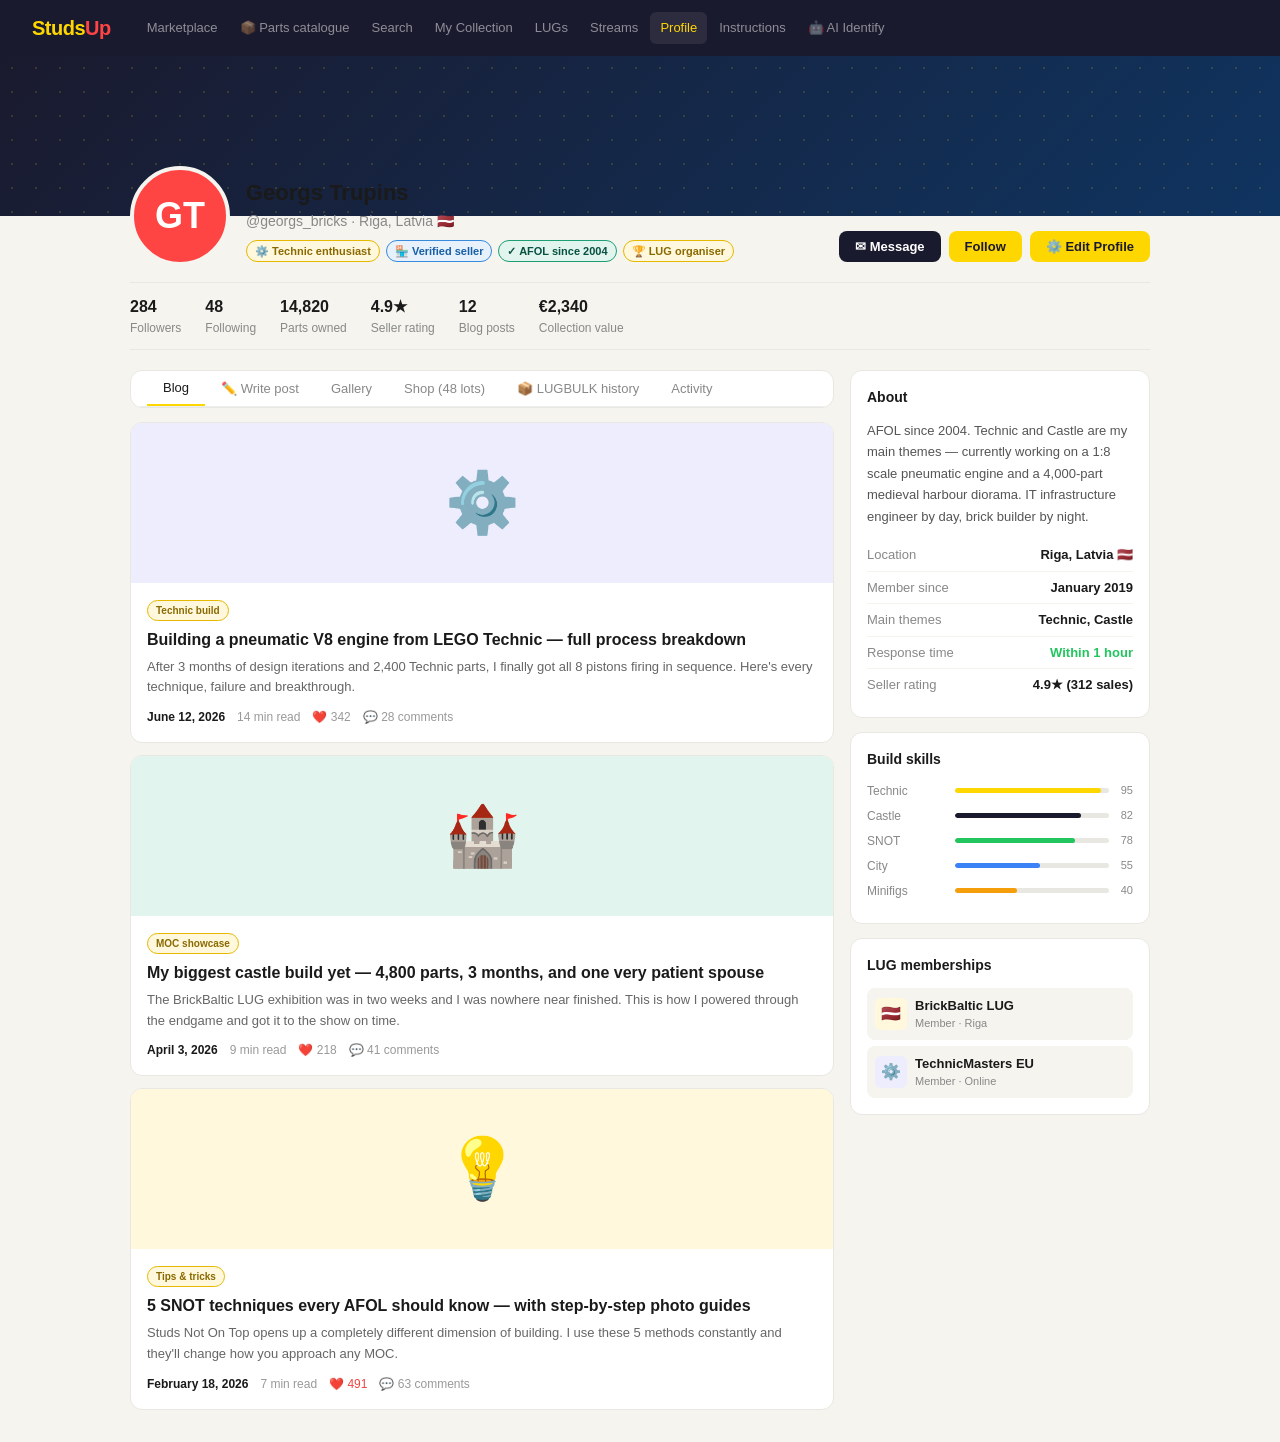
<file: frontend/pages/profile-blog.html>
<!DOCTYPE html>
<html lang="en">
<head>
<meta charset="UTF-8">
<meta name="viewport" content="width=device-width, initial-scale=1.0">
<title>StudsUp — User Profile & Blog</title>
<link rel="stylesheet" href="../css/shared.css">
<style>
*{box-sizing:border-box;margin:0;padding:0}
body{font-family:-apple-system,BlinkMacSystemFont,'Segoe UI',sans-serif;background:#f5f4ef;color:#1a1a1a}
.nav{background:#1a1a2e;padding:0 32px;display:flex;align-items:center;height:56px;gap:8px}
.logo{font-size:20px;font-weight:800;color:#FFD700;margin-right:20px}.logo span{color:#FF4444}
.nl{color:rgba(255,255,255,.55);font-size:13px;padding:6px 11px;border-radius:6px;cursor:pointer;border:none;background:none}
.nl:hover,.nl.on{color:#FFD700;background:rgba(255,255,255,.08)}
.nav-r{display:flex;align-items:center;gap:8px;margin-left:auto}
.nb{background:#FFD700;color:#1a1a2e;border:none;border-radius:20px;font-size:12px;font-weight:700;padding:5px 14px;cursor:pointer}
.avatar{width:32px;height:32px;border-radius:50%;background:#FF4444;display:flex;align-items:center;justify-content:center;color:#fff;font-size:13px;font-weight:700}

/* COVER */
.cover-bg{height:160px;background:linear-gradient(135deg,#1a1a2e,#0f3460);position:relative}
.cover-pattern{position:absolute;inset:0;opacity:.15;background-image:radial-gradient(#FFD700 1px,transparent 1px);background-size:24px 24px}
.cover-content{max-width:1060px;margin:0 auto;padding:0 20px;position:relative}
.profile-row{display:flex;align-items:flex-end;gap:16px;margin-top:-50px;margin-bottom:16px}
.profile-av{width:100px;height:100px;border-radius:50%;background:#FF4444;display:flex;align-items:center;justify-content:center;color:#fff;font-size:36px;font-weight:700;border:4px solid #f5f4ef;flex-shrink:0}
.profile-info{padding-bottom:4px;flex:1}
.profile-name{font-size:22px;font-weight:800;margin-bottom:2px}
.profile-handle{font-size:14px;color:#888;margin-bottom:8px}
.profile-badges{display:flex;gap:6px;flex-wrap:wrap}
.pbadge{background:#FFF8DC;border:1px solid #E6B800;color:#8a6a00;font-size:11px;font-weight:600;padding:2px 8px;border-radius:20px}
.pbadge.blue{background:#E6F1FB;border-color:#378ADD;color:#185FA5}
.pbadge.green{background:#E1F5EE;border-color:#1D9E75;color:#085041}
.profile-actions{display:flex;gap:8px;padding-bottom:4px}
.btn-msg{background:#1a1a2e;color:#fff;border:none;border-radius:8px;font-size:13px;font-weight:600;padding:8px 16px;cursor:pointer}
.btn-follow{background:#FFD700;border:none;border-radius:8px;font-size:13px;font-weight:700;color:#1a1a2e;padding:8px 16px;cursor:pointer}
.profile-stats{display:flex;gap:24px;padding:12px 0;border-top:1px solid #e8e7e2;border-bottom:1px solid #e8e7e2;margin-bottom:20px}
.pst{font-size:12px;color:#888}
.pst strong{font-size:16px;font-weight:800;color:#1a1a1a;display:block}

/* LAYOUT */
.page{max-width:1060px;margin:0 auto;padding:0 20px 32px;display:grid;grid-template-columns:1fr 300px;gap:16px}
.main{display:flex;flex-direction:column;gap:14px}
.side{display:flex;flex-direction:column;gap:14px}
.card{background:#fff;border:1px solid #e8e7e2;border-radius:12px;padding:16px}

/* TABS */
.tabs{display:flex;border-bottom:1px solid #eee;margin-bottom:16px}
.tab{font-size:13px;color:#888;padding:9px 16px;border-bottom:2px solid transparent;cursor:pointer;border:none;background:none;font-weight:500}
.tab.on{color:#1a1a1a;border-bottom:2px solid #FFD700}

/* ── LUGBULK TABLE ── */
.lb-header{display:flex;align-items:flex-start;justify-content:space-between;gap:16px;margin-bottom:18px;flex-wrap:wrap}
.lb-header-left h2{font-size:17px;font-weight:800;margin-bottom:3px}
.lb-header-left p{font-size:13px;color:#666;line-height:1.5}
.lb-stats-row{display:flex;gap:10px;flex-wrap:wrap;margin-bottom:14px}
.lb-stat{background:#f5f4ef;border-radius:8px;padding:10px 14px;text-align:center;min-width:90px}
.lb-stat strong{font-size:18px;font-weight:800;display:block;color:#1a1a1a}
.lb-stat span{font-size:11px;color:#888}

/* Scrollable table wrapper */
.lb-table-wrap{overflow-x:auto;border:1px solid #e8e7e2;border-radius:12px}
.lb-table{width:100%;border-collapse:collapse;font-size:13px;min-width:700px}
.lb-table thead th{
  background:#1a1a2e;color:rgba(255,255,255,.85);
  font-size:11px;font-weight:700;text-transform:uppercase;letter-spacing:.5px;
  padding:10px 12px;text-align:left;position:sticky;top:0;white-space:nowrap}
.lb-table thead th.num{text-align:right}
.lb-table thead th.year-th{background:#0f3460;color:#FFD700;text-align:center;min-width:88px}
.lb-table tbody tr{border-bottom:1px solid #f0f0ec;transition:background .1s}
.lb-table tbody tr:last-child{border-bottom:none}
.lb-table tbody tr:hover{background:#fafaf8}
.lb-table td{padding:9px 12px;vertical-align:middle}
.lb-table td.num{text-align:right;font-weight:600}
.lb-table td.year-cell{text-align:center;padding:5px 8px;background:#fafaf8}
.lb-table tfoot td{background:#f5f4ef;font-weight:700;padding:10px 12px;font-size:12px;border-top:2px solid #e0e0dc}
.lb-table tfoot td.num{text-align:right}
.lb-table tfoot td.year-cell{text-align:center;background:#FFF8DC;font-weight:700;font-size:12px}

/* Year cell input / display */
.yr-wrap{display:flex;flex-direction:column;align-items:center;gap:3px}
.yr-qty{
  width:68px;border:1.5px solid #e0e0dc;border-radius:6px;
  padding:5px 6px;font-size:13px;font-weight:600;text-align:center;
  outline:none;background:#fff;transition:border-color .15s;-moz-appearance:textfield}
.yr-qty::-webkit-inner-spin-button,.yr-qty::-webkit-outer-spin-button{-webkit-appearance:none}
.yr-qty:focus{border-color:#FFD700}
.yr-qty.has-value{background:#FFF8DC;border-color:#E6B800;color:#8a6a00}
.yr-price{font-size:10px;color:#aaa}
.yr-price.has-value{color:#8a6a00}

/* Year totals row */
.yr-total-wrap{display:flex;flex-direction:column;align-items:center;gap:1px}
.yr-total-qty{font-size:13px;font-weight:800;color:#1a1a2e}
.yr-total-eur{font-size:10px;color:#888}

/* Part image thumbnail in table */
.lb-part-img{width:38px;height:38px;object-fit:contain;border-radius:5px;border:1px solid #eee;background:#f5f4ef;flex-shrink:0}
.lb-part-fb{width:38px;height:38px;border-radius:5px;display:flex;align-items:center;justify-content:center;font-size:11px;font-weight:700;color:#fff;flex-shrink:0}
.lb-part-cell{display:flex;align-items:center;gap:9px}
.lb-part-info{}
.lb-part-name{font-size:12px;font-weight:700;color:#1a1a1a;line-height:1.3}
.lb-part-sub{font-size:10px;color:#aaa;margin-top:1px}
.color-swatch-sm{width:10px;height:10px;border-radius:50%;border:1px solid rgba(0,0,0,.1);display:inline-block;margin-right:3px;vertical-align:middle;flex-shrink:0}

/* Action bar */
.lb-actions{display:flex;gap:8px;flex-wrap:wrap;margin-bottom:14px;align-items:center}
.lb-btn{border:none;border-radius:7px;font-size:12px;font-weight:700;padding:7px 14px;cursor:pointer;transition:all .13s;display:inline-flex;align-items:center;gap:5px}
.lb-btn-y{background:#FFD700;color:#1a1a2e}
.lb-btn-y:hover{background:#E6B800}
.lb-btn-dark{background:#1a1a2e;color:#FFD700}
.lb-btn-dark:hover{background:#2d2d4e}
.lb-btn-out{background:#f5f4ef;border:1px solid #ddd;color:#555}
.lb-btn-out:hover{background:#fff}

/* Add-part panel */
.lb-add-panel{display:none;background:#f8f8f6;border:1px solid #e8e7e2;border-radius:10px;padding:14px;margin-bottom:14px}
.lb-add-row{display:flex;gap:8px;flex-wrap:wrap;margin-bottom:8px}
.lb-add-inp{border:1px solid #ddd;border-radius:7px;padding:8px 10px;font-size:13px;outline:none;background:#fff}
.lb-add-inp:focus{border-color:#FFD700}
.lb-add-inp.wide{flex:1;min-width:160px}
.lb-add-btns{display:flex;gap:6px}
.lb-save{background:#1a1a2e;border:none;border-radius:7px;color:#FFD700;font-size:13px;font-weight:700;padding:7px 16px;cursor:pointer}
.lb-cancel{background:#f5f4ef;border:1px solid #ddd;border-radius:7px;font-size:13px;padding:7px 12px;cursor:pointer}

/* Year total footer highlight */
.ft-highlight{background:#FFF8DC!important}
.ft-total-grand{background:#1a1a2e!important;color:#FFD700!important}

/* Filter / search bar */
.lb-search{border:1px solid #ddd;border-radius:7px;padding:7px 11px;font-size:13px;outline:none;width:200px;margin-left:auto}
.lb-search:focus{border-color:#FFD700}

/* Year toggle chips */
.yr-toggles{display:flex;gap:4px;flex-wrap:wrap;margin-bottom:10px}
.yr-chip{background:#f5f4ef;border:1px solid #e0e0dc;border-radius:20px;font-size:11px;font-weight:600;padding:3px 9px;cursor:pointer;color:#666;transition:all .12s;white-space:nowrap}
.yr-chip:hover{background:#fff;border-color:#ccc}
.yr-chip.on{background:#1a1a2e;border-color:#1a1a2e;color:#FFD700}

/* BLOG EDITOR */
.editor-card{background:#fff;border:1px solid #FFD700;border-radius:12px;padding:16px;margin-bottom:14px}
.editor-toolbar{display:flex;gap:4px;margin-bottom:10px;padding-bottom:10px;border-bottom:1px solid #f5f4ef;flex-wrap:wrap}
.et{background:none;border:1px solid #e0e0dc;border-radius:5px;padding:4px 8px;font-size:12px;cursor:pointer;color:#555;transition:all .12s}
.et:hover{background:#f5f4ef}
.et.on{background:#1a1a2e;color:#FFD700;border-color:#1a1a2e}
.ed-title{width:100%;border:none;font-size:20px;font-weight:700;outline:none;margin-bottom:8px;color:#1a1a1a;background:transparent}
.ed-title::placeholder{color:#ccc}
.ed-body{width:100%;border:none;outline:none;font-size:14px;line-height:1.7;resize:none;min-height:140px;color:#444;background:transparent}
.ed-body::placeholder{color:#ccc}
.ed-footer{display:flex;align-items:center;gap:8px;margin-top:12px;padding-top:12px;border-top:1px solid #f5f4ef}
.ed-tag{background:#FFF8DC;border:1px solid #E6B800;color:#8a6a00;font-size:12px;padding:3px 10px;border-radius:20px}
.ed-pub{background:#1a1a2e;border:none;border-radius:8px;color:#FFD700;font-size:13px;font-weight:700;padding:8px 18px;cursor:pointer;margin-left:auto}
.ed-draft{background:#f5f4ef;border:1px solid #ddd;border-radius:8px;font-size:13px;padding:8px 14px;cursor:pointer}

/* POSTS */
.post-card{background:#fff;border:1px solid #e8e7e2;border-radius:12px;overflow:hidden;cursor:pointer;transition:all .15s}
.post-card:hover{box-shadow:0 4px 18px rgba(0,0,0,.08)}
.post-cover{height:160px;display:flex;align-items:center;justify-content:center;font-size:60px;position:relative}
.post-body{padding:16px}
.post-tag{display:inline-block;background:#FFF8DC;border:1px solid #E6B800;color:#8a6a00;font-size:10px;font-weight:700;padding:2px 8px;border-radius:20px;margin-bottom:8px}
.post-title{font-size:16px;font-weight:700;margin-bottom:6px;line-height:1.35}
.post-excerpt{font-size:13px;color:#666;line-height:1.6;margin-bottom:10px}
.post-footer{display:flex;align-items:center;gap:12px;font-size:12px;color:#999}
.post-footer strong{color:#1a1a1a;font-weight:600}
.post-likes{display:flex;align-items:center;gap:4px;cursor:pointer;transition:color .12s}
.post-likes:hover{color:#ef4444}
.post-likes.liked{color:#ef4444}

/* GALLERY GRID */
.gal{display:grid;grid-template-columns:repeat(3,1fr);gap:8px}
.gi{border-radius:8px;aspect-ratio:1;display:flex;align-items:center;justify-content:center;font-size:36px;cursor:pointer;border:1px solid #e8e7e2;transition:all .15s;background:#f5f4ef}
.gi:hover{transform:scale(1.02);border-color:#ddd}

/* SIDEBAR */
.bio-text{font-size:13px;color:#555;line-height:1.65;margin-bottom:12px}
.skill-row{display:flex;align-items:center;gap:8px;margin-bottom:7px;font-size:12px}
.skill-lbl{width:80px;color:#888}
.skill-bar{flex:1;height:5px;background:#e8e7e2;border-radius:3px;overflow:hidden}
.skill-fill{height:5px;border-radius:3px}
.lugs-row{display:flex;flex-direction:column;gap:6px}
.lug-row{display:flex;align-items:center;gap:8px;padding:8px;background:#f5f4ef;border-radius:8px;cursor:pointer}
.lug-row:hover{background:#fff;border:1px solid #ddd;margin:-1px}
.lug-row-av{width:32px;height:32px;border-radius:6px;display:flex;align-items:center;justify-content:center;font-size:16px}
.lug-row-name{font-size:13px;font-weight:600}
.lug-row-sub{font-size:11px;color:#888}
.sec-h{font-size:14px;font-weight:700;margin-bottom:12px}
.info-row{display:flex;justify-content:space-between;padding:6px 0;border-bottom:1px solid #f5f4ef;font-size:13px}
.info-row:last-child{border-bottom:none}
.info-lbl{color:#888}
.info-val{font-weight:600}
.activity-row{display:flex;gap:8px;padding:8px 0;border-bottom:1px solid #f5f4ef;font-size:12px;color:#555}
.act-ico{font-size:16px;flex-shrink:0}
.act-time{margin-left:auto;color:#aaa;flex-shrink:0}

@media(max-width:768px){
  .profile-cover{height:120px!important}
  .profile-hero{padding:0 14px 14px}
  .profile-av{width:68px!important;height:68px!important;font-size:24px!important}
  .profile-name{font-size:20px!important}
  .profile-stats{gap:14px;flex-wrap:wrap}
  .profile-layout{grid-template-columns:1fr!important}
  .profile-sidebar{display:none}
  .tabs{overflow-x:auto;padding:0 12px;gap:0}
  .tab{white-space:nowrap;font-size:12px;padding:9px 10px}
  .blog-grid{grid-template-columns:1fr!important}
  .post-card{flex-direction:column}
  .lb-table-wrap{overflow-x:auto}
}
</style>
</head>
<body>

<nav class="nav">
  <a href="../../index.html" class="nav-logo">Studs<span>Up</span></a>
  <div class="nav-links">
    <a href="home.html"          class="nav-link">Marketplace</a>
    <a href="lugbulk.html"       class="nav-link">📦 Parts catalogue</a>
    <a href="search.html"        class="nav-link">Search</a>
    <a href="collection.html"    class="nav-link">My Collection</a>
    <a href="lug.html"           class="nav-link">LUGs</a>
    <a href="stream.html"        class="nav-link">Streams</a>
    <a href="profile-blog.html"  class="nav-link">Profile</a>
    <a href="instructions.html"  class="nav-link">Instructions</a>
    <a href="identify.html"       class="nav-link">🤖 AI Identify</a>
  </div>
  <div class="nav-right" id="navRight">
    <div id="navSellArea"></div>
    <div id="navUserArea"></div>
  </div>
</nav>
<script>
(function(){
  var u=null;
  try{u=JSON.parse(sessionStorage.getItem('su_user'));}catch(e){}
  // Sell button
  var sa=document.getElementById('navSellArea');
  if(sa){
    if(u&&u.name){
      sa.innerHTML='<button class="nav-sell" onclick="window.location.href='profile-blog.html'">+ Sell parts</button>';
    } else {
      sa.innerHTML='<button class="nav-sell" onclick="window.location.href='login.html'">+ Sell parts</button>';
    }
  }
  // User area
  var el=document.getElementById('navUserArea');
  if(!el)return;
  if(u&&u.name){
    el.innerHTML='<a href="profile-blog.html" style="display:flex;align-items:center;gap:7px;text-decoration:none">'
      +'<div class="nav-avatar" style="font-size:12px;flex-shrink:0">'+u.avatar+'</div>'
      +'<span style="font-size:12px;color:rgba(255,255,255,.75);white-space:nowrap">'+u.name+'</span></a>';
  } else {
    el.innerHTML='<a href="login.html" class="nav-sell" style="background:var(--yellow);color:var(--dark);text-decoration:none;padding:5px 14px;border-radius:20px;font-size:12px;font-weight:700;white-space:nowrap">Sign in</a>';
  }
})();
</script>

<div class="cover-bg"><div class="cover-pattern"></div></div>
<div class="cover-content">
  <div class="profile-row">
    <div class="profile-av">GT</div>
    <div class="profile-info">
      <div class="profile-name">Georgs Trupins</div>
      <div class="profile-handle">@georgs_bricks · Riga, Latvia 🇱🇻</div>
      <div class="profile-badges">
        <span class="pbadge">⚙️ Technic enthusiast</span>
        <span class="pbadge blue">🏪 Verified seller</span>
        <span class="pbadge green">✓ AFOL since 2004</span>
        <span class="pbadge">🏆 LUG organiser</span>
      </div>
    </div>
    <div class="profile-actions">
      <button class="btn-msg">✉ Message</button>
      <button class="btn-follow" onclick="this.textContent='✓ Following';this.style.background='#22c55e'">Follow</button>
      <button class="btn-msg" onclick="openSettings()" style="background:#FFD700;color:#1a1a2e;font-weight:700">⚙️ Edit Profile</button>
    </div>
  </div>
  <div class="profile-stats">
    <div class="pst"><strong>284</strong>Followers</div>
    <div class="pst"><strong>48</strong>Following</div>
    <div class="pst"><strong>14,820</strong>Parts owned</div>
    <div class="pst"><strong>4.9★</strong>Seller rating</div>
    <div class="pst"><strong>12</strong>Blog posts</div>
    <div class="pst"><strong>€2,340</strong>Collection value</div>
  </div>
</div>

<!-- ── ACCOUNT SETTINGS MODAL ── -->
<div id="settingsModal" style="display:none;position:fixed;inset:0;background:rgba(0,0,0,.55);z-index:500;align-items:center;justify-content:center" onclick="if(event.target===this)closeSettings()">
  <div style="background:#fff;border-radius:16px;width:min(560px,95vw);max-height:90vh;overflow-y:auto;box-shadow:0 20px 60px rgba(0,0,0,.3)">
    <div style="padding:20px 24px;border-bottom:1px solid #f0f0f0;display:flex;align-items:center;justify-content:space-between">
      <div style="font-size:18px;font-weight:800">⚙️ Account Settings</div>
      <button onclick="closeSettings()" style="background:none;border:none;font-size:20px;cursor:pointer;color:#888">✕</button>
    </div>
    <!-- Settings tabs -->
    <div style="display:flex;gap:0;border-bottom:1px solid #f0f0f0">
      <button class="stab on" id="stab-profile" onclick="showStab('profile',this)" style="flex:1;padding:10px;border:none;background:none;font-size:13px;font-weight:600;cursor:pointer;border-bottom:2px solid #FFD700">👤 Profile</button>
      <button class="stab" id="stab-account" onclick="showStab('account',this)" style="flex:1;padding:10px;border:none;background:none;font-size:13px;font-weight:600;cursor:pointer;border-bottom:2px solid transparent;color:#888">🔑 Account</button>
      <button class="stab" id="stab-photo" onclick="showStab('photo',this)" style="flex:1;padding:10px;border:none;background:none;font-size:13px;font-weight:600;cursor:pointer;border-bottom:2px solid transparent;color:#888">🖼️ Photo</button>
    </div>
    <div style="padding:20px 24px">

      <!-- PROFILE TAB -->
      <div id="spanel-profile">
        <div style="margin-bottom:14px">
          <label style="display:block;font-size:12px;font-weight:700;color:#888;margin-bottom:5px;text-transform:uppercase;letter-spacing:.5px">Display Name</label>
          <input id="editName" type="text" value="Georgs Trupins" style="width:100%;border:1px solid #ddd;border-radius:8px;padding:9px 12px;font-size:14px;outline:none;box-sizing:border-box">
        </div>
        <div style="margin-bottom:14px">
          <label style="display:block;font-size:12px;font-weight:700;color:#888;margin-bottom:5px;text-transform:uppercase;letter-spacing:.5px">Username</label>
          <input id="editHandle" type="text" value="georgs_bricks" style="width:100%;border:1px solid #ddd;border-radius:8px;padding:9px 12px;font-size:14px;outline:none;box-sizing:border-box">
        </div>
        <div style="margin-bottom:14px">
          <label style="display:block;font-size:12px;font-weight:700;color:#888;margin-bottom:5px;text-transform:uppercase;letter-spacing:.5px">Location</label>
          <input id="editLocation" type="text" value="Riga, Latvia" style="width:100%;border:1px solid #ddd;border-radius:8px;padding:9px 12px;font-size:14px;outline:none;box-sizing:border-box">
        </div>
        <div style="margin-bottom:14px">
          <label style="display:block;font-size:12px;font-weight:700;color:#888;margin-bottom:5px;text-transform:uppercase;letter-spacing:.5px">Bio</label>
          <textarea id="editBio" rows="4" style="width:100%;border:1px solid #ddd;border-radius:8px;padding:9px 12px;font-size:14px;outline:none;resize:vertical;box-sizing:border-box;font-family:inherit">AFOL since 2004. Technic and Castle are my main themes — currently working on a 1:8 scale pneumatic engine and a 4,000-part medieval harbour diorama.</textarea>
        </div>
        <div style="margin-bottom:14px">
          <label style="display:block;font-size:12px;font-weight:700;color:#888;margin-bottom:5px;text-transform:uppercase;letter-spacing:.5px">Website / Social link</label>
          <input id="editWebsite" type="url" placeholder="https://your-site.com" style="width:100%;border:1px solid #ddd;border-radius:8px;padding:9px 12px;font-size:14px;outline:none;box-sizing:border-box">
        </div>
        <button onclick="saveProfileInfo()" style="width:100%;background:#FFD700;border:none;border-radius:8px;padding:11px;font-size:14px;font-weight:700;cursor:pointer;margin-top:4px">Save profile</button>
      </div>

      <!-- ACCOUNT TAB -->
      <div id="spanel-account" style="display:none">
        <div style="background:#fffbea;border:1px solid #FFD700;border-radius:8px;padding:12px 14px;margin-bottom:16px;font-size:13px">
          Signed in as <strong id="settingsEmail">georgs@studsup.com</strong>
        </div>
        <div style="margin-bottom:14px">
          <label style="display:block;font-size:12px;font-weight:700;color:#888;margin-bottom:5px;text-transform:uppercase;letter-spacing:.5px">New email address</label>
          <input id="newEmail" type="email" placeholder="new@email.com" style="width:100%;border:1px solid #ddd;border-radius:8px;padding:9px 12px;font-size:14px;outline:none;box-sizing:border-box">
        </div>
        <div style="margin-bottom:16px">
          <label style="display:block;font-size:12px;font-weight:700;color:#888;margin-bottom:5px;text-transform:uppercase;letter-spacing:.5px">Confirm current password</label>
          <input id="confirmPassEmail" type="password" placeholder="Your current password" style="width:100%;border:1px solid #ddd;border-radius:8px;padding:9px 12px;font-size:14px;outline:none;box-sizing:border-box">
        </div>
        <button onclick="changeEmail()" style="width:100%;background:#1a1a2e;color:#fff;border:none;border-radius:8px;padding:11px;font-size:14px;font-weight:700;cursor:pointer;margin-bottom:24px">Update email</button>
        <hr style="border:none;border-top:1px solid #eee;margin:0 0 20px">
        <div style="font-size:15px;font-weight:700;margin-bottom:14px">Change password</div>
        <div style="margin-bottom:12px">
          <label style="display:block;font-size:12px;font-weight:700;color:#888;margin-bottom:5px;text-transform:uppercase;letter-spacing:.5px">Current password</label>
          <input id="oldPass" type="password" placeholder="Current password" style="width:100%;border:1px solid #ddd;border-radius:8px;padding:9px 12px;font-size:14px;outline:none;box-sizing:border-box">
        </div>
        <div style="margin-bottom:12px">
          <label style="display:block;font-size:12px;font-weight:700;color:#888;margin-bottom:5px;text-transform:uppercase;letter-spacing:.5px">New password</label>
          <input id="newPass" type="password" placeholder="Min. 8 characters" oninput="checkPassStrength(this)" style="width:100%;border:1px solid #ddd;border-radius:8px;padding:9px 12px;font-size:14px;outline:none;box-sizing:border-box">
          <div id="passStrengthBar" style="height:4px;border-radius:2px;margin-top:6px;background:#eee;transition:.3s"><div id="passStrengthFill" style="height:100%;border-radius:2px;width:0;transition:.3s"></div></div>
          <div id="passStrengthLabel" style="font-size:11px;color:#888;margin-top:3px"></div>
        </div>
        <div style="margin-bottom:16px">
          <label style="display:block;font-size:12px;font-weight:700;color:#888;margin-bottom:5px;text-transform:uppercase;letter-spacing:.5px">Confirm new password</label>
          <input id="newPass2" type="password" placeholder="Repeat new password" style="width:100%;border:1px solid #ddd;border-radius:8px;padding:9px 12px;font-size:14px;outline:none;box-sizing:border-box">
        </div>
        <button onclick="changePassword()" style="width:100%;background:#1a1a2e;color:#fff;border:none;border-radius:8px;padding:11px;font-size:14px;font-weight:700;cursor:pointer">Change password</button>
        <hr style="border:none;border-top:1px solid #eee;margin:24px 0 16px">
        <div style="font-size:15px;font-weight:700;margin-bottom:8px;color:#ef4444">Danger zone</div>
        <button onclick="if(confirm('Delete account? This cannot be undone.'))toast('Account deletion requires email confirmation. Check your inbox.','info')" style="width:100%;background:#fff;border:1px solid #ef4444;color:#ef4444;border-radius:8px;padding:11px;font-size:14px;font-weight:600;cursor:pointer">Delete account</button>
      </div>

      <!-- PHOTO TAB -->
      <div id="spanel-photo" style="display:none">
        <div style="text-align:center;margin-bottom:20px">
          <div id="avatarPreview" style="width:100px;height:100px;border-radius:50%;background:#FF4444;display:flex;align-items:center;justify-content:center;color:#fff;font-size:36px;font-weight:700;margin:0 auto 12px;overflow:hidden">GT</div>
          <div style="font-size:13px;color:#888">Current avatar</div>
        </div>
        <div style="border:2px dashed #ddd;border-radius:12px;padding:24px;text-align:center;cursor:pointer;margin-bottom:16px" onclick="document.getElementById('avatarFile').click()" id="avatarDrop">
          <div style="font-size:32px;margin-bottom:8px">📷</div>
          <div style="font-size:14px;font-weight:600;margin-bottom:4px">Upload profile photo</div>
          <div style="font-size:12px;color:#888">JPG, PNG or GIF · max 5 MB · Click or drag to upload</div>
          <input type="file" id="avatarFile" accept="image/*" style="display:none" onchange="previewAvatar(event)">
        </div>
        <div style="margin-bottom:16px">
          <label style="display:block;font-size:12px;font-weight:700;color:#888;margin-bottom:5px;text-transform:uppercase;letter-spacing:.5px">Or choose avatar colour</label>
          <div style="display:flex;gap:8px;flex-wrap:wrap">
            ${['#FF4444','#FF8C00','#FFD700','#22c55e','#06b6d4','#3b82f6','#8b5cf6','#ec4899','#1a1a2e'].map(c=>`<div onclick="setAvatarColor('${c}')" style="width:36px;height:36px;border-radius:50%;background:${c};cursor:pointer;border:3px solid transparent;transition:.15s" data-color="${c}"></div>`).join('')}
          </div>
        </div>
        <div style="margin-bottom:16px">
          <label style="display:block;font-size:12px;font-weight:700;color:#888;margin-bottom:5px;text-transform:uppercase;letter-spacing:.5px">Cover / banner image URL</label>
          <input id="coverUrl" type="url" placeholder="https://..." style="width:100%;border:1px solid #ddd;border-radius:8px;padding:9px 12px;font-size:14px;outline:none;box-sizing:border-box">
        </div>
        <button onclick="savePhoto()" style="width:100%;background:#FFD700;border:none;border-radius:8px;padding:11px;font-size:14px;font-weight:700;cursor:pointer">Save photo settings</button>
      </div>

    </div>
  </div>
</div>

<div class="page">
<div class="main">
  <div class="card" style="padding:0;overflow:hidden">
    <div class="tabs" style="padding:0 16px;margin-bottom:0">
      <button class="tab on" onclick="showPT('blog',this)">Blog</button>
      <button class="tab" onclick="showPT('write',this)">✏️ Write post</button>
      <button class="tab" onclick="showPT('gallery',this)">Gallery</button>
      <button class="tab" onclick="showPT('shop',this)">Shop (48 lots)</button>
      <button class="tab" onclick="showPT('lugbulk',this)">📦 LUGBULK history</button>
      <button class="tab" onclick="showPT('activity',this)">Activity</button>
    </div>
  </div>

  <!-- BLOG -->
  <div id="pt-blog">
    <div class="post-card">
      <div class="post-cover" style="background:#EEEDFE">⚙️</div>
      <div class="post-body">
        <div class="post-tag">Technic build</div>
        <div class="post-title">Building a pneumatic V8 engine from LEGO Technic — full process breakdown</div>
        <div class="post-excerpt">After 3 months of design iterations and 2,400 Technic parts, I finally got all 8 pistons firing in sequence. Here's every technique, failure and breakthrough.</div>
        <div class="post-footer">
          <strong>June 12, 2026</strong>
          <span>14 min read</span>
          <span class="post-likes" onclick="toggleLike(this)">❤️ 342</span>
          <span>💬 28 comments</span>
        </div>
      </div>
    </div>
    <div class="post-card" style="margin-top:12px">
      <div class="post-cover" style="background:#E1F5EE">🏰</div>
      <div class="post-body">
        <div class="post-tag">MOC showcase</div>
        <div class="post-title">My biggest castle build yet — 4,800 parts, 3 months, and one very patient spouse</div>
        <div class="post-excerpt">The BrickBaltic LUG exhibition was in two weeks and I was nowhere near finished. This is how I powered through the endgame and got it to the show on time.</div>
        <div class="post-footer">
          <strong>April 3, 2026</strong>
          <span>9 min read</span>
          <span class="post-likes" onclick="toggleLike(this)">❤️ 218</span>
          <span>💬 41 comments</span>
        </div>
      </div>
    </div>
    <div class="post-card" style="margin-top:12px">
      <div class="post-cover" style="background:#FFF8DC">💡</div>
      <div class="post-body">
        <div class="post-tag">Tips & tricks</div>
        <div class="post-title">5 SNOT techniques every AFOL should know — with step-by-step photo guides</div>
        <div class="post-excerpt">Studs Not On Top opens up a completely different dimension of building. I use these 5 methods constantly and they'll change how you approach any MOC.</div>
        <div class="post-footer">
          <strong>February 18, 2026</strong>
          <span>7 min read</span>
          <span class="post-likes liked" onclick="toggleLike(this)">❤️ 491</span>
          <span>💬 63 comments</span>
        </div>
      </div>
    </div>
  </div>

  <!-- WRITE POST -->
  <div id="pt-write" style="display:none">
    <div class="editor-card">
      <div class="editor-toolbar">
        <button class="et on">📝 Blog post</button>
        <button class="et">📸 Photo post</button>
        <button class="et">🎥 Video</button>
        <div style="margin-left:8px;width:1px;background:#e0e0dc;height:20px;align-self:center"></div>
        <button class="et" onclick="this.classList.toggle('on')"><strong>B</strong></button>
        <button class="et" onclick="this.classList.toggle('on')"><em>I</em></button>
        <button class="et">H1</button>
        <button class="et">H2</button>
        <button class="et">🔗</button>
        <button class="et">📷</button>
        <button class="et">—</button>
        <button class="et">• List</button>
      </div>
      <input class="ed-title" placeholder="Post title…">
      <textarea class="ed-body" placeholder="Write your post… share your build process, tips, reviews, or anything LEGO!"></textarea>
      <div class="ed-footer">
        <select style="border:1px solid #ddd;border-radius:6px;padding:5px 8px;font-size:12px;outline:none">
          <option>MOC showcase</option>
          <option>Build tips</option>
          <option>Review</option>
          <option>Guide</option>
          <option>News</option>
          <option>Investing</option>
        </select>
        <button class="ed-draft">Save draft</button>
        <button class="ed-pub" onclick="toast('Post published! 🎉')">Publish →</button>
      </div>
    </div>
  </div>

  <!-- GALLERY -->
  <div id="pt-gallery" style="display:none">
    <div class="card">
      <div style="display:flex;align-items:center;justify-content:space-between;margin-bottom:14px">
        <div class="sec-h" style="margin-bottom:0">Photo & video gallery</div>
        <button style="background:#FFD700;border:none;border-radius:8px;font-size:13px;font-weight:700;color:#1a1a2e;padding:7px 14px;cursor:pointer">+ Upload</button>
      </div>
      <div class="gal">
        <div class="gi" style="background:#EEEDFE">⚙️</div>
        <div class="gi" style="background:#E1F5EE">🏰</div>
        <div class="gi" style="background:#FFF8DC">💡</div>
        <div class="gi" style="background:#E6F1FB">🚂</div>
        <div class="gi" style="background:#FCEBEB">🚀</div>
        <div class="gi" style="background:#f5f4ef;border:2px dashed #ddd;font-size:24px;color:#ccc">+</div>
      </div>
    </div>
  </div>

  <!-- SHOP -->
  <div id="pt-shop" style="display:none">
    <div class="card">
      <div class="sec-h">Shop — Georgs's store (48 active lots)</div>
      <table style="width:100%;border-collapse:collapse;font-size:13px">
        <thead><tr style="border-bottom:1px solid #f0f0ec">
          <th style="text-align:left;padding:8px;font-size:11px;color:#888;font-weight:700;text-transform:uppercase"></th>
          <th style="text-align:left;padding:8px;font-size:11px;color:#888;font-weight:700;text-transform:uppercase">Part</th>
          <th style="text-align:left;padding:8px;font-size:11px;color:#888;font-weight:700;text-transform:uppercase">Qty</th>
          <th style="text-align:left;padding:8px;font-size:11px;color:#888;font-weight:700;text-transform:uppercase">Price</th>
          <th style="text-align:left;padding:8px;font-size:11px;color:#888;font-weight:700;text-transform:uppercase">Condition</th>
          <th style="padding:8px"></th>
        </tr></thead>
        <tbody>
          <tr style="border-bottom:1px solid #f8f8f6"><td style="padding:8px"><span style="font-size:22px">🟥</span></td><td style="padding:8px"><div style="font-weight:600">Plate 2×4 Red</div><div style="font-size:11px;color:#888">#3020</div></td><td style="padding:8px">×500</td><td style="padding:8px;font-weight:700">€0.03</td><td style="padding:8px"><span style="background:#E1F5EE;color:#085041;font-size:10px;font-weight:700;padding:2px 7px;border-radius:4px">New</span></td><td style="padding:8px"><button style="background:#FFD700;border:none;border-radius:6px;font-size:12px;font-weight:700;padding:4px 12px;cursor:pointer">Buy</button></td></tr>
          <tr style="border-bottom:1px solid #f8f8f6"><td style="padding:8px"><span style="font-size:22px">⚙️</span></td><td style="padding:8px"><div style="font-weight:600">Technic Axle 6</div><div style="font-size:11px;color:#888">#3706</div></td><td style="padding:8px">×120</td><td style="padding:8px;font-weight:700">€0.18</td><td style="padding:8px"><span style="background:#E1F5EE;color:#085041;font-size:10px;font-weight:700;padding:2px 7px;border-radius:4px">New</span></td><td style="padding:8px"><button style="background:#FFD700;border:none;border-radius:6px;font-size:12px;font-weight:700;padding:4px 12px;cursor:pointer">Buy</button></td></tr>
          <tr><td style="padding:8px"><span style="font-size:22px">🔵</span></td><td style="padding:8px"><div style="font-weight:600">Plate 1×2 Blue</div><div style="font-size:11px;color:#888">#3023</div></td><td style="padding:8px">×200</td><td style="padding:8px;font-weight:700">€0.02</td><td style="padding:8px"><span style="background:#FAEEDA;color:#633806;font-size:10px;font-weight:700;padding:2px 7px;border-radius:4px">Used</span></td><td style="padding:8px"><button style="background:#FFD700;border:none;border-radius:6px;font-size:12px;font-weight:700;padding:4px 12px;cursor:pointer">Buy</button></td></tr>
        </tbody>
      </table>
    </div>
  </div>

  <!-- LUGBULK HISTORY -->
  <div id="pt-lugbulk" style="display:none">
    <div class="card" style="padding:18px">

      <div class="lb-header">
        <div class="lb-header-left">
          <h2>📦 LUGBULK order history</h2>
          <p>Track how many of each part you ordered each year through your LUG bulk orders. Data is saved locally in your browser.</p>
        </div>
        <div style="display:flex;gap:7px;flex-shrink:0;flex-wrap:wrap">
          <button class="lb-btn lb-btn-y" onclick="toggleAddPanel()">+ Add part</button>
          <button class="lb-btn lb-btn-dark" onclick="exportLB()">⬇ Export CSV</button>
          <button class="lb-btn lb-btn-out" onclick="importLB()">⬆ Import CSV</button>
        </div>
      </div>

      <!-- SUMMARY STATS -->
      <div class="lb-stats-row" id="lbStats"></div>

      <!-- ADD PART PANEL -->
      <div class="lb-add-panel" id="lbAddPanel">
        <div style="font-size:13px;font-weight:700;margin-bottom:10px" id="lbAddTitle">Add part to LUGBULK history</div>
        <div class="lb-add-row">
          <input class="lb-add-inp" id="apBLPart"  placeholder="BL Part ID  e.g. 3020" style="width:130px">
          <input class="lb-add-inp" id="apColor"   placeholder="Color name  e.g. Red" style="width:150px">
          <input class="lb-add-inp" id="apColorId" placeholder="BL Color ID  e.g. 4" style="width:110px">
          <input class="lb-add-inp" id="apElemId"  placeholder="Element ID (optional)" style="width:160px">
          <input class="lb-add-inp lb-add-inp.wide" id="apNote" placeholder="Note (optional)" style="flex:1;min-width:140px">
        </div>
        <div style="font-size:11px;color:#888;margin-bottom:8px">💡 Tip: Part IDs and colors can be found on the <a href="lugbulk.html" style="color:#1a73e8">LUGBULK catalogue page</a>.</div>
        <div class="lb-add-btns">
          <button class="lb-save" onclick="saveNewPart()">Save part</button>
          <button class="lb-cancel" onclick="toggleAddPanel()">Cancel</button>
        </div>
      </div>

      <!-- YEAR TOGGLE CHIPS -->
      <div class="yr-toggles" id="yrToggles"></div>

      <!-- SEARCH + ACTIONS -->
      <div class="lb-actions">
        <button class="lb-btn lb-btn-out" onclick="clearAllQtys()" style="font-size:11px">🗑 Clear all quantities</button>
        <button class="lb-btn lb-btn-out" onclick="showOnlyFilled()" style="font-size:11px" id="filterFilledBtn">Show only filled years</button>
        <input class="lb-search" type="text" id="lbSearch" placeholder="🔍 Search parts…" oninput="renderLBTable()">
      </div>

      <!-- TABLE -->
      <div class="lb-table-wrap">
        <table class="lb-table" id="lbTable">
          <thead id="lbThead"></thead>
          <tbody id="lbTbody"></tbody>
          <tfoot id="lbTfoot"></tfoot>
        </table>
      </div>

      <div style="font-size:11px;color:#aaa;margin-top:10px;line-height:1.6">
        ℹ️ Quantities are saved in your browser (localStorage). Export to CSV to keep a backup or share with your LUG admin.
        Prices shown are avg available USD from the LUGBULK 2026 catalogue where matched by BL Part ID.
      </div>
    </div>
  </div>

  <!-- ACTIVITY -->
  <div id="pt-activity" style="display:none">
    <div class="card">
      <div class="sec-h">Recent activity</div>
      <div class="activity-row"><span class="act-ico">📦</span><div>Sold <strong>500× Plate 2×4 Red</strong> to BrickFan_DE for €15.00</div><span class="act-time">2h ago</span></div>
      <div class="activity-row"><span class="act-ico">📝</span><div>Published blog post: <strong>5 SNOT techniques every AFOL should know</strong></div><span class="act-time">3d ago</span></div>
      <div class="activity-row"><span class="act-ico">🏛️</span><div>Joined event: <strong>Community Event 2026</strong> in Riga</div><span class="act-time">5d ago</span></div>
      <div class="activity-row"><span class="act-ico">📷</span><div>Added 3 photos to gallery — <strong>Technic V8 engine build</strong></div><span class="act-time">1w ago</span></div>
      <div class="activity-row"><span class="act-ico">❤️</span><div>Liked <strong>EuroBrick Castle Guild's</strong> BrickFest 2025 recap post</div><span class="act-time">1w ago</span></div>
      <div class="activity-row" style="border-bottom:none"><span class="act-ico">⇄</span><div>Completed trade with <strong>StudsUp Store</strong> — 50× Technic Axle for 100× Plate 2×4</div><span class="act-time">2w ago</span></div>
    </div>
  </div>

</div>
<div class="side">

  <div class="card">
    <div class="sec-h">About</div>
    <div class="bio-text">AFOL since 2004. Technic and Castle are my main themes — currently working on a 1:8 scale pneumatic engine and a 4,000-part medieval harbour diorama. IT infrastructure engineer by day, brick builder by night.</div>
    <div class="info-row"><span class="info-lbl">Location</span><span class="info-val">Riga, Latvia 🇱🇻</span></div>
    <div class="info-row"><span class="info-lbl">Member since</span><span class="info-val">January 2019</span></div>
    <div class="info-row"><span class="info-lbl">Main themes</span><span class="info-val">Technic, Castle</span></div>
    <div class="info-row"><span class="info-lbl">Response time</span><span class="info-val" style="color:#22c55e">Within 1 hour</span></div>
    <div class="info-row"><span class="info-lbl">Seller rating</span><span class="info-val">4.9★ (312 sales)</span></div>
  </div>

  <div class="card">
    <div class="sec-h">Build skills</div>
    <div class="skill-row"><span class="skill-lbl">Technic</span><div class="skill-bar"><div class="skill-fill" style="width:95%;background:#FFD700"></div></div><span style="font-size:11px;color:#888;margin-left:4px">95</span></div>
    <div class="skill-row"><span class="skill-lbl">Castle</span><div class="skill-bar"><div class="skill-fill" style="width:82%;background:#1a1a2e"></div></div><span style="font-size:11px;color:#888;margin-left:4px">82</span></div>
    <div class="skill-row"><span class="skill-lbl">SNOT</span><div class="skill-bar"><div class="skill-fill" style="width:78%;background:#22c55e"></div></div><span style="font-size:11px;color:#888;margin-left:4px">78</span></div>
    <div class="skill-row"><span class="skill-lbl">City</span><div class="skill-bar"><div class="skill-fill" style="width:55%;background:#3b82f6"></div></div><span style="font-size:11px;color:#888;margin-left:4px">55</span></div>
    <div class="skill-row"><span class="skill-lbl">Minifigs</span><div class="skill-bar"><div class="skill-fill" style="width:40%;background:#f59e0b"></div></div><span style="font-size:11px;color:#888;margin-left:4px">40</span></div>
  </div>

  <div class="card">
    <div class="sec-h">LUG memberships</div>
    <div class="lugs-row">
      <div class="lug-row"><div class="lug-row-av" style="background:#FFF8DC">🇱🇻</div><div><div class="lug-row-name">BrickBaltic LUG</div><div class="lug-row-sub">Member · Riga</div></div></div>
      <div class="lug-row"><div class="lug-row-av" style="background:#EEEDFE">⚙️</div><div><div class="lug-row-name">TechnicMasters EU</div><div class="lug-row-sub">Member · Online</div></div></div>
    </div>
  </div>

</div>
</div>

<script>
// ── PROFILE TABS ──────────────────────────────────────────────────────────────
function showPT(name,btn){
  ['blog','write','gallery','shop','lugbulk','activity'].forEach(t=>{
    const el=document.getElementById('pt-'+t);
    if(el)el.style.display=t===name?'':'none';
  });
  document.querySelectorAll('.tab').forEach(b=>b.classList.remove('on'));
  btn.classList.add('on');
  if(name==='lugbulk') initLB();
}
function toggleLike(el){
  el.classList.toggle('liked');
  const n=parseInt(el.textContent.replace(/[^0-9]/g,''));
  el.textContent='❤️ '+(el.classList.contains('liked')?n+1:n-1);
}

// ══════════════════════════════════════════════════════════════════════════════
// LUGBULK MODULE
// ══════════════════════════════════════════════════════════════════════════════

const LB_KEY      = 'studsup_lugbulk_parts';   // localStorage key for part list
const LB_QTY_KEY  = 'studsup_lugbulk_qtys';    // localStorage key for {partId_year: qty}
const FIRST_YEAR  = 2000;
const LAST_YEAR   = new Date().getFullYear() + 1;   // one year ahead for planning
const ALL_YEARS   = Array.from({length: LAST_YEAR - FIRST_YEAR + 1}, (_,i) => FIRST_YEAR + i);

let lbParts      = [];   // [{id, blPart, colorName, colorId, elemId, note, ccss}]
let lbQtys       = {};   // {"partId_year": qty}
let visibleYears = [];   // years shown in columns
let lbInited     = false;
let showOnlyFill = false;

// ── SEED DATA — starter parts so the table isn't empty ────────────────────────
const SEED_PARTS = [
  {id:'p1', blPart:'3020', colorName:'Red',              colorId:4,   elemId:'6195496', note:'', ccss:'#c91a09'},
  {id:'p2', blPart:'3020', colorName:'Dark Bluish Gray',  colorId:69,  elemId:'6277016', note:'', ccss:'#595d60'},
  {id:'p3', blPart:'3020', colorName:'Light Bluish Gray', colorId:71,  elemId:'6167096', note:'', ccss:'#a0a5a9'},
  {id:'p4', blPart:'3023', colorName:'Black',             colorId:0,   elemId:'6213729', note:'', ccss:'#1a1a1a'},
  {id:'p5', blPart:'3024', colorName:'Yellow',            colorId:14,  elemId:'6215303', note:'', ccss:'#f2cd37'},
  {id:'p6', blPart:'3001', colorName:'White',             colorId:15,  elemId:'6243868', note:'', ccss:'#ffffff'},
  {id:'p7', blPart:'3003', colorName:'Blue',              colorId:1,   elemId:'6270573', note:'', ccss:'#006cb7'},
  {id:'p8', blPart:'3010', colorName:'Bright Green',      colorId:10,  elemId:'6336256', note:'', ccss:'#37ab2d'},
  {id:'p9', blPart:'3004', colorName:'Tan',               colorId:19,  elemId:'6131098', note:'', ccss:'#f5e4bc'},
  {id:'p10',blPart:'3039', colorName:'Dark Red',          colorId:46,  elemId:'6056588', note:'', ccss:'#720e0f'},
];

const SEED_QTYS = {
  'p1_2022':50,'p1_2023':100,'p1_2024':80,'p1_2025':120,'p1_2026':0,
  'p2_2022':30,'p2_2023':60, 'p2_2024':60,'p2_2025':90,
  'p3_2021':20,'p3_2023':40, 'p3_2024':50,'p3_2025':70,
  'p4_2020':100,'p4_2021':200,'p4_2022':150,'p4_2023':200,'p4_2024':250,'p4_2025':300,
  'p5_2022':40,'p5_2023':40, 'p5_2025':60,
  'p6_2021':60,'p6_2022':80, 'p6_2023':100,'p6_2024':120,'p6_2025':150,
  'p7_2023':50,'p7_2024':70, 'p7_2025':80,
  'p8_2024':30,'p8_2025':50,
  'p9_2022':25,'p9_2023':50, 'p9_2024':60,
  'p10_2021':15,'p10_2024':30,
};

function loadLB(){
  const raw = localStorage.getItem(LB_KEY);
  lbParts   = raw ? JSON.parse(raw) : JSON.parse(JSON.stringify(SEED_PARTS));
  const qraw = localStorage.getItem(LB_QTY_KEY);
  lbQtys    = qraw ? JSON.parse(qraw) : JSON.parse(JSON.stringify(SEED_QTYS));
}
function saveLB(){
  localStorage.setItem(LB_KEY,    JSON.stringify(lbParts));
  localStorage.setItem(LB_QTY_KEY,JSON.stringify(lbQtys));
}

function getQty(pid, yr){ return lbQtys[pid+'_'+yr] || 0; }
function setQty(pid, yr, val){
  const v = Math.max(0, parseInt(val)||0);
  const k = pid+'_'+yr;
  if(v === 0) delete lbQtys[k];
  else lbQtys[k] = v;
  saveLB();
  updateStats();
  updateYearTotals();
}

// ── INIT ──────────────────────────────────────────────────────────────────────
function initLB(){
  if(lbInited) return;
  lbInited = true;
  loadLB();
  // Default: show last 5 years + next year
  const cur = new Date().getFullYear();
  visibleYears = ALL_YEARS.filter(y => y >= cur - 4 && y <= cur + 1);
  buildYearToggles();
  renderLBTable();
  updateStats();
}

// ── YEAR TOGGLES ──────────────────────────────────────────────────────────────
function buildYearToggles(){
  const wrap = document.getElementById('yrToggles');
  // Group: decades
  wrap.innerHTML = ALL_YEARS.map(y =>
    `<span class="yr-chip ${visibleYears.includes(y)?'on':''}" onclick="toggleYear(${y},this)">${y}</span>`
  ).join('');
}
function toggleYear(yr, el){
  if(visibleYears.includes(yr)){
    if(visibleYears.length === 1) return; // keep at least one
    visibleYears = visibleYears.filter(y=>y!==yr);
    el.classList.remove('on');
  } else {
    visibleYears = [...visibleYears, yr].sort();
    el.classList.add('on');
  }
  renderLBTable();
}

// ── STATS ─────────────────────────────────────────────────────────────────────
function updateStats(){
  const totalParts   = lbParts.length;
  const totalOrders  = Object.values(lbQtys).reduce((s,v)=>s+v,0);
  const activeYears  = [...new Set(Object.keys(lbQtys).map(k=>k.split('_')[1]))].length;
  const yr           = new Date().getFullYear();
  const thisYear     = Object.entries(lbQtys).filter(([k])=>k.endsWith('_'+yr)).reduce((s,[,v])=>s+v,0);

  document.getElementById('lbStats').innerHTML = `
    <div class="lb-stat"><strong>${totalParts}</strong><span>Tracked parts</span></div>
    <div class="lb-stat"><strong>${totalOrders.toLocaleString()}</strong><span>Total pieces ordered</span></div>
    <div class="lb-stat"><strong>${activeYears}</strong><span>Years with orders</span></div>
    <div class="lb-stat"><strong>${thisYear.toLocaleString()}</strong><span>Ordered in ${yr}</span></div>`;
}

// ── TABLE RENDER ──────────────────────────────────────────────────────────────
function renderLBTable(){
  if(!lbInited) return;
  const search = (document.getElementById('lbSearch').value||'').toLowerCase();
  const parts = lbParts.filter(p =>
    !search ||
    p.blPart.toLowerCase().includes(search) ||
    p.colorName.toLowerCase().includes(search) ||
    (p.elemId||'').includes(search) ||
    (p.note||'').toLowerCase().includes(search)
  );

  // THEAD
  document.getElementById('lbThead').innerHTML = `<tr>
    <th style="min-width:180px">Part</th>
    <th class="num" style="min-width:80px">Total<br>ordered</th>
    ${visibleYears.map(y=>`<th class="year-th">${y}</th>`).join('')}
    <th style="min-width:80px">Note</th>
    <th style="width:36px"></th>
  </tr>`;

  // TBODY
  document.getElementById('lbTbody').innerHTML = parts.map(p => {
    const total = ALL_YEARS.reduce((s,y)=>s+getQty(p.id,y),0);
    const imgEl = p.elemId
      ? `<img class="lb-part-img" src="https://img.bricklink.com/ItemImage/PN/${p.colorId}/${p.blPart}.png"
           alt="" onerror="this.style.display='none';this.nextElementSibling.style.display='flex'">`
      : '';
    const fbEl = `<div class="lb-part-fb" style="background:${p.ccss||'#ccc'};${p.elemId?'display:none':''}">
        ${(p.colorName||'').split(' ').slice(0,2).map(w=>w[0]||'').join('').toUpperCase()||'?'}
      </div>`;
    return `<tr data-pid="${p.id}">
      <td>
        <div class="lb-part-cell">
          ${imgEl}${fbEl}
          <div class="lb-part-info">
            <div class="lb-part-name">
              <span class="color-swatch-sm" style="background:${p.ccss||'#ccc'}"></span>BL ${p.blPart}
            </div>
            <div class="lb-part-sub">${p.colorName}${p.elemId?' · EID '+p.elemId:''}</div>
          </div>
        </div>
      </td>
      <td class="num">${total > 0 ? `<strong>${total.toLocaleString()}</strong>` : '<span style="color:#ccc">—</span>'}</td>
      ${visibleYears.map(y => {
        const q = getQty(p.id, y);
        return `<td class="year-cell">
          <div class="yr-wrap">
            <input type="number" class="yr-qty ${q>0?'has-value':''}" 
              value="${q||''}" min="0" placeholder="0"
              data-pid="${p.id}" data-yr="${y}"
              onchange="handleQtyChange(this)"
              oninput="this.classList.toggle('has-value',this.value>0)">
            ${q > 0 ? `<div class="yr-price has-value">×${q}</div>` : ''}
          </div>
        </td>`;
      }).join('')}
      <td style="font-size:11px;color:#888;max-width:120px;overflow:hidden;text-overflow:ellipsis;white-space:nowrap" title="${p.note||''}">${p.note||''}</td>
      <td>
        <button onclick="deletePart('${p.id}')" style="background:none;border:none;color:#ddd;cursor:pointer;font-size:15px;padding:2px 4px" title="Remove part">🗑</button>
      </td>
    </tr>`;
  }).join('') || `<tr><td colspan="${4+visibleYears.length}" style="text-align:center;padding:24px;color:#888;font-size:13px">
      No parts match your search. <button onclick="toggleAddPanel()" style="background:none;border:none;color:#1a73e8;cursor:pointer;font-size:13px">Add a part →</button>
    </td></tr>`;

  // TFOOT — year totals
  const colTotals = visibleYears.map(y =>
    lbParts.reduce((s,p)=>s+getQty(p.id,y),0)
  );
  const grandTotal = colTotals.reduce((s,v)=>s+v,0);
  document.getElementById('lbTfoot').innerHTML = `<tr>
    <td class="ft-total-grand">Totals (all parts)</td>
    <td class="num ft-total-grand">${grandTotal.toLocaleString()}</td>
    ${colTotals.map(t=>`<td class="year-cell ft-highlight" style="font-weight:800;font-size:13px;color:#1a1a2e">${t>0?t.toLocaleString():'—'}</td>`).join('')}
    <td colspan="2" class="ft-total-grand"></td>
  </tr>`;
}

function updateYearTotals(){
  // Re-render just the footer and total column without full rebuild
  renderLBTable();
}

function handleQtyChange(inp){
  const pid = inp.dataset.pid;
  const yr  = parseInt(inp.dataset.yr);
  setQty(pid, yr, inp.value);
  // Update total cell for this row
  const row  = inp.closest('tr');
  const totalCell = row ? row.querySelector('td.num') : null;
  if(totalCell){
    const total = ALL_YEARS.reduce((s,y)=>s+getQty(pid,y),0);
    totalCell.innerHTML = total > 0 ? `<strong>${total.toLocaleString()}</strong>` : '<span style="color:#ccc">—</span>';
  }
}

// ── ADD PART ──────────────────────────────────────────────────────────────────
function toggleAddPanel(){
  const p = document.getElementById('lbAddPanel');
  p.style.display = p.style.display === 'block' ? 'none' : 'block';
  if(p.style.display === 'block'){
    document.getElementById('apBLPart').focus();
    p.scrollIntoView({behavior:'smooth',block:'nearest'});
  }
}
function saveNewPart(){
  const blPart    = document.getElementById('apBLPart').value.trim();
  const colorName = document.getElementById('apColor').value.trim();
  const colorId   = parseInt(document.getElementById('apColorId').value)||0;
  const elemId    = document.getElementById('apElemId').value.trim();
  const note      = document.getElementById('apNote').value.trim();
  if(!blPart || !colorName){ toast('BL Part ID and color are required','error'); return; }
  const id = 'p'+Date.now();
  // Simple color CSS approximation
  const ccss = colorId > 0 ? getCssForColorId(colorId) : '#aaa';
  lbParts.push({id, blPart, colorName, colorId, elemId, note, ccss});
  saveLB();
  // Clear form
  ['apBLPart','apColor','apColorId','apElemId','apNote'].forEach(f=>document.getElementById(f).value='');
  document.getElementById('lbAddPanel').style.display = 'none';
  renderLBTable();
  updateStats();
  toast('Part added ✓');
}
function deletePart(id){
  if(!confirm('Remove this part from your LUGBULK history? All order quantities will be lost.')) return;
  lbParts = lbParts.filter(p=>p.id!==id);
  Object.keys(lbQtys).forEach(k=>{ if(k.startsWith(id+'_')) delete lbQtys[k]; });
  saveLB();
  renderLBTable();
  updateStats();
  toast('Part removed');
}

// ── FILTERS ───────────────────────────────────────────────────────────────────
function showOnlyFilled(){
  showOnlyFill = !showOnlyFill;
  const btn = document.getElementById('filterFilledBtn');
  btn.style.background = showOnlyFill ? '#FFD700' : '';
  btn.style.color = showOnlyFill ? '#1a1a2e' : '';
  btn.style.borderColor = showOnlyFill ? '#FFD700' : '';
  // filter visibleYears to only those with any qty
  if(showOnlyFill){
    const yr = visibleYears.filter(y => lbParts.some(p=>getQty(p.id,y)>0));
    if(yr.length) visibleYears = yr;
  } else {
    // restore defaults
    const cur = new Date().getFullYear();
    visibleYears = ALL_YEARS.filter(y=>y>=cur-4&&y<=cur+1);
    buildYearToggles();
  }
  renderLBTable();
}
function clearAllQtys(){
  if(!confirm('Clear ALL order quantities? Part names will remain but all year entries will be deleted.')) return;
  lbQtys = {};
  saveLB();
  renderLBTable();
  updateStats();
  toast('All quantities cleared');
}

// ── EXPORT CSV ────────────────────────────────────────────────────────────────
function exportLB(){
  const years = ALL_YEARS.filter(y => lbParts.some(p=>getQty(p.id,y)>0));
  const rows  = [['BL Part ID','Color Name','BL Color ID','Element ID','Note',...years,'Total']];
  lbParts.forEach(p=>{
    const totals = years.map(y=>getQty(p.id,y));
    const grand  = totals.reduce((s,v)=>s+v,0);
    rows.push([p.blPart,p.colorName,p.colorId,p.elemId||'',p.note||'',...totals,grand]);
  });
  // Year totals row
  const ytots = years.map(y=>lbParts.reduce((s,p)=>s+getQty(p.id,y),0));
  rows.push(['','TOTAL','','','',... ytots, ytots.reduce((s,v)=>s+v,0)]);

  const csv = rows.map(r=>r.map(v=>`"${String(v).replace(/"/g,'""')}"`).join(',')).join('\n');
  const a   = document.createElement('a');
  a.href    = URL.createObjectURL(new Blob([csv],{type:'text/csv'}));
  a.download = `lugbulk_history_${new Date().getFullYear()}.csv`;
  a.click();
  toast('CSV exported ✓');
}

// ── IMPORT CSV ────────────────────────────────────────────────────────────────
function importLB(){
  const inp = document.createElement('input');
  inp.type  = 'file';
  inp.accept= '.csv';
  inp.onchange = e => {
    const file = e.target.files[0];
    if(!file) return;
    const reader = new FileReader();
    reader.onload = ev => {
      try{
        const lines = ev.target.result.split('\n').map(l=>l.split(',').map(c=>c.replace(/^"|"$/g,'').trim()));
        const header = lines[0];
        const yearCols = header.slice(5, header.length-1).map(Number).filter(Boolean);
        let added = 0;
        lines.slice(1).forEach(row => {
          if(!row[0]||row[1]==='TOTAL') return;
          const id = 'p'+Date.now()+Math.random();
          lbParts.push({id, blPart:row[0], colorName:row[1], colorId:parseInt(row[2])||0, elemId:row[3], note:row[4], ccss:getCssForColorId(parseInt(row[2])||0)});
          yearCols.forEach((y,i)=>{ const q=parseInt(row[5+i])||0; if(q>0) lbQtys[id+'_'+y]=q; });
          added++;
        });
        saveLB();
        renderLBTable();
        updateStats();
        buildYearToggles();
        toast(`Imported ${added} parts ✓`);
      } catch(err){ toast('Import failed — check CSV format','error'); }
    };
    reader.readAsText(file);
  };
  inp.click();
}

// ── COLOR CSS HELPER ──────────────────────────────────────────────────────────
function getCssForColorId(id){
  const map={0:'#1a1a1a',1:'#006cb7',2:'#00852b',4:'#c91a09',5:'#c870a0',6:'#583927',7:'#9ba19d',
    8:'#6d6e5c',9:'#9fc3e9',10:'#37ab2d',14:'#f2cd37',15:'#ffffff',19:'#f5e4bc',22:'#7b4fb5',
    25:'#fe8a18',27:'#bbd159',28:'#c7ac78',38:'#88421d',39:'#5a7184',40:'#7db38a',41:'#a95500',
    46:'#720e0f',57:'#9b9b9b',63:'#003882',69:'#595d60',71:'#a0a5a9',72:'#cc8f62',84:'#d09168',
    88:'#c870a0',89:'#b390d8',95:'#7c9051',97:'#ff7b54',127:'#daa016',134:'#c7822a',
    135:'#c7af5e',148:'#58595a',152:'#352100',154:'#f2a5b8'};
  return map[id]||'#aaaaaa';
}
</script>
<script>
// ── ACCOUNT SETTINGS ─────────────────────────────────────────────────────────
function openSettings(){
  const u = JSON.parse(sessionStorage.getItem('su_user')||'{}');
  document.getElementById('settingsEmail').textContent = u.email||'georgs@studsup.com';
  document.getElementById('settingsModal').style.display='flex';
  showStab('profile', document.getElementById('stab-profile'));
}
function closeSettings(){
  document.getElementById('settingsModal').style.display='none';
}
function showStab(name, btn){
  ['profile','account','photo'].forEach(t=>{
    const el=document.getElementById('spanel-'+t);
    if(el) el.style.display=t===name?'':'none';
  });
  document.querySelectorAll('.stab').forEach(b=>{
    b.style.borderBottom='2px solid transparent';
    b.style.color='#888';
  });
  btn.style.borderBottom='2px solid #FFD700';
  btn.style.color='#1a1a2e';
}
function saveProfileInfo(){
  const name  = document.getElementById('editName').value.trim();
  const handle= document.getElementById('editHandle').value.trim();
  const loc   = document.getElementById('editLocation').value.trim();
  const bio   = document.getElementById('editBio').value.trim();
  if(!name){toast('Display name cannot be empty','error');return;}
  // Update session
  const u=JSON.parse(sessionStorage.getItem('su_user')||'{}');
  u.name=name; u.handle=handle;
  sessionStorage.setItem('su_user',JSON.stringify(u));
  // Update visible UI
  document.querySelector('.profile-name').textContent=name;
  document.querySelector('.profile-handle').textContent='@'+handle+(loc?' · '+loc:'');
  toast('Profile updated ✓','success');
  closeSettings();
}
function changeEmail(){
  const email=document.getElementById('newEmail').value.trim();
  const pass =document.getElementById('confirmPassEmail').value;
  if(!email){toast('Enter new email','error');return;}
  if(!pass){toast('Enter your current password to confirm','error');return;}
  toast('Confirmation email sent to '+email,'success');
  document.getElementById('newEmail').value='';
  document.getElementById('confirmPassEmail').value='';
}
function checkPassStrength(inp){
  const v=inp.value;
  let score=0;
  if(v.length>=8) score++;
  if(/[A-Z]/.test(v)) score++;
  if(/[0-9]/.test(v)) score++;
  if(/[^A-Za-z0-9]/.test(v)) score++;
  const fill=document.getElementById('passStrengthFill');
  const label=document.getElementById('passStrengthLabel');
  const colors=['#ef4444','#f97316','#eab308','#22c55e'];
  const labels=['Too short','Weak','Good','Strong'];
  fill.style.width=(score*25)+'%';
  fill.style.background=colors[score-1]||'#eee';
  label.textContent=v.length?labels[score-1]||'':'';
}
function changePassword(){
  const old=document.getElementById('oldPass').value;
  const n1 =document.getElementById('newPass').value;
  const n2 =document.getElementById('newPass2').value;
  if(!old||!n1||!n2){toast('Fill in all password fields','error');return;}
  if(n1!==n2){toast('New passwords do not match','error');return;}
  if(n1.length<8){toast('Password must be at least 8 characters','error');return;}
  toast('Password changed successfully ✓','success');
  ['oldPass','newPass','newPass2'].forEach(id=>document.getElementById(id).value='');
  document.getElementById('passStrengthFill').style.width='0';
  document.getElementById('passStrengthLabel').textContent='';
}
function previewAvatar(e){
  const file=e.target.files[0];
  if(!file)return;
  const reader=new FileReader();
  reader.onload=ev=>{
    const preview=document.getElementById('avatarPreview');
    preview.innerHTML=`<img src="${ev.target.result}" style="width:100%;height:100%;object-fit:cover;display:block">`;
    // Also update nav avatar
    document.querySelectorAll('.nav-avatar,.profile-av').forEach(el=>{
      el.innerHTML=`<img src="${ev.target.result}" style="width:100%;height:100%;object-fit:cover;display:block;border-radius:50%">`;
    });
  };
  reader.readAsDataURL(file);
}
function setAvatarColor(color){
  const preview=document.getElementById('avatarPreview');
  preview.style.background=color;
  preview.innerHTML='GT';
  // Highlight selected
  document.querySelectorAll('[data-color]').forEach(el=>{
    el.style.border=el.dataset.color===color?'3px solid #1a1a2e':'3px solid transparent';
  });
}
function savePhoto(){
  toast('Photo settings saved ✓','success');
  closeSettings();
}

// Drag-and-drop for avatar
const drop=document.getElementById('avatarDrop');
if(drop){
  drop.addEventListener('dragover',e=>{e.preventDefault();drop.style.borderColor='#FFD700';});
  drop.addEventListener('dragleave',()=>{drop.style.borderColor='#ddd';});
  drop.addEventListener('drop',e=>{
    e.preventDefault();drop.style.borderColor='#ddd';
    const file=e.dataTransfer.files[0];
    if(file&&file.type.startsWith('image/')){
      const dt=new DataTransfer();dt.items.add(file);
      document.getElementById('avatarFile').files=dt.files;
      previewAvatar({target:{files:[file]}});
    }
  });
}
</script>
<script src="../js/shared.js"></script>
</body>
</html>
</file>
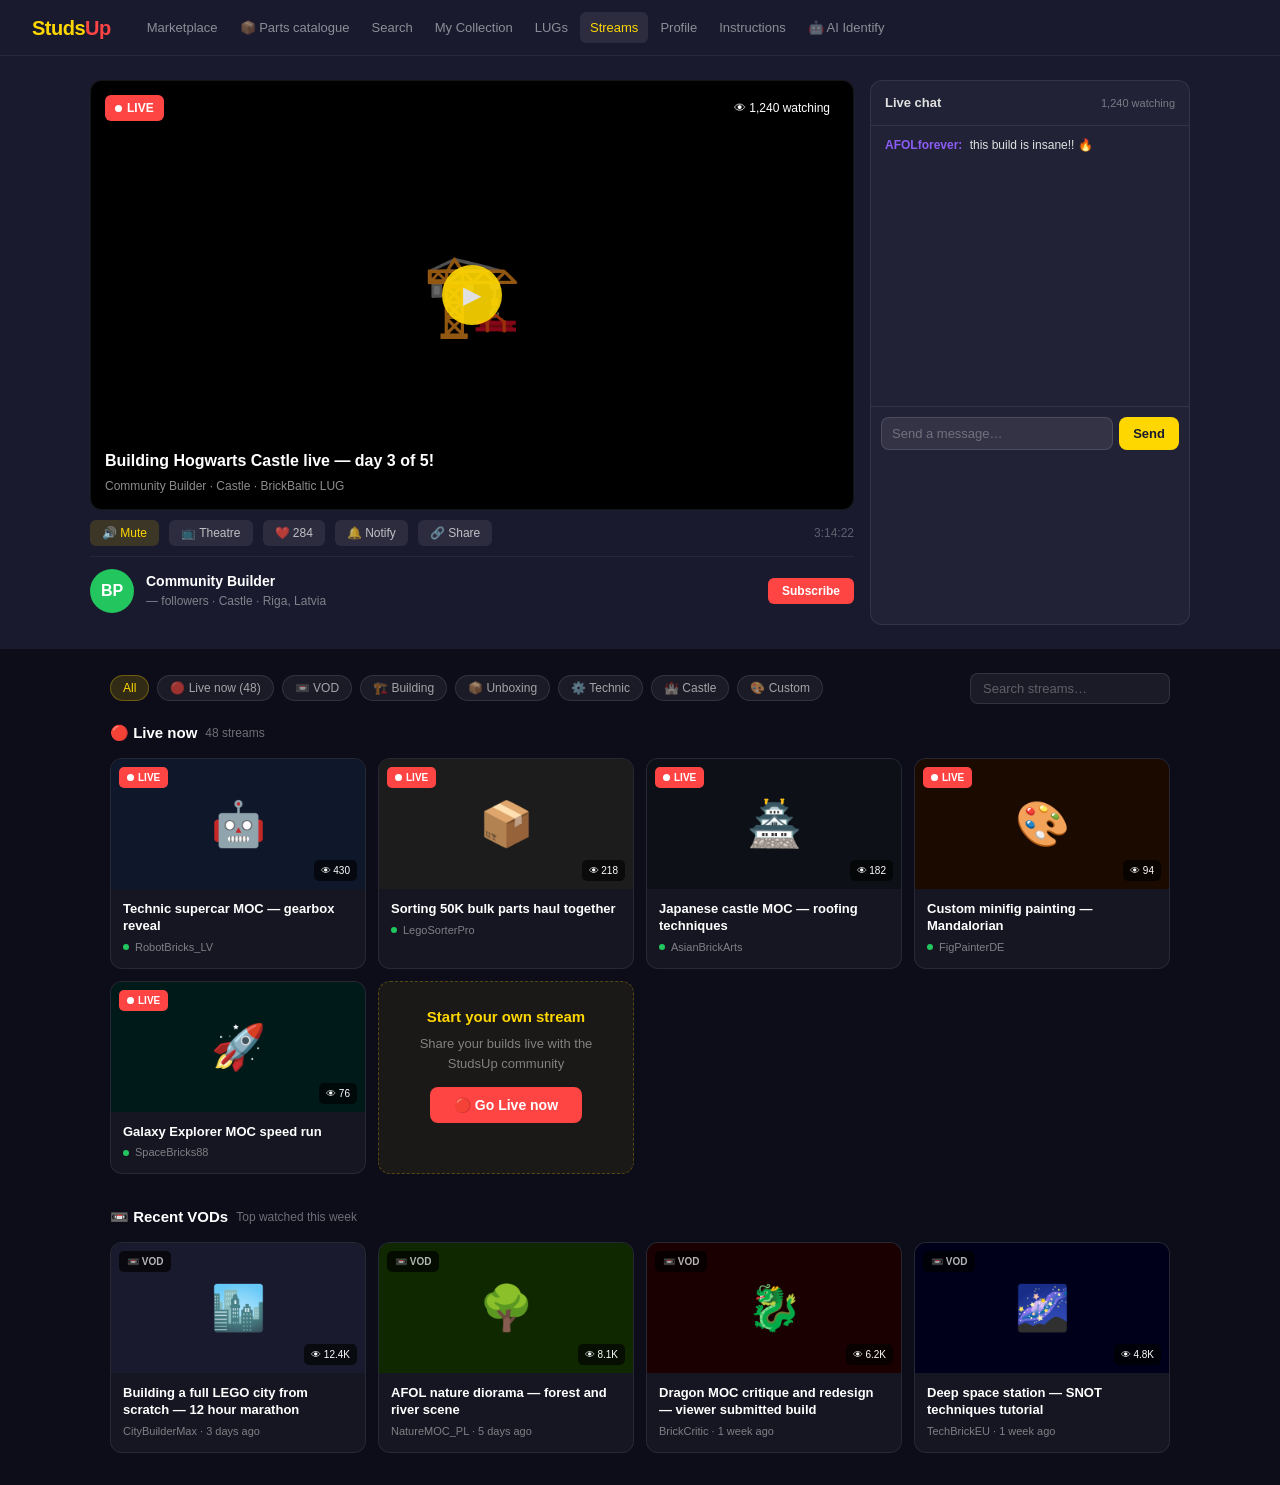
<file: frontend/pages/stream.html>
<!DOCTYPE html>
<html lang="en">
<head>
<meta charset="UTF-8">
<meta name="viewport" content="width=device-width, initial-scale=1.0">
<title>StudsUp — Live Streams</title>
<link rel="stylesheet" href="../css/shared.css">
<style>
*{box-sizing:border-box;margin:0;padding:0}
body{font-family:-apple-system,BlinkMacSystemFont,'Segoe UI',sans-serif;background:#0d0d1a;color:#e0e0e0}
.nav{background:#1a1a2e;padding:0 32px;display:flex;align-items:center;height:56px;gap:8px;border-bottom:1px solid rgba(255,255,255,.06)}
.logo{font-size:20px;font-weight:800;color:#FFD700;margin-right:20px}.logo span{color:#FF4444}
.nl{color:rgba(255,255,255,.45);font-size:13px;padding:6px 11px;border-radius:6px;cursor:pointer;border:none;background:none}
.nl:hover,.nl.on{color:#FFD700;background:rgba(255,255,255,.08)}
.nav-r{display:flex;align-items:center;gap:8px;margin-left:auto}
.nb{background:#FFD700;color:#1a1a2e;border:none;border-radius:20px;font-size:12px;font-weight:700;padding:5px 14px;cursor:pointer}
.avatar{width:32px;height:32px;border-radius:50%;background:#FF4444;display:flex;align-items:center;justify-content:center;color:#fff;font-size:13px;font-weight:700}

/* FEATURED STREAM */
.featured{background:#1a1a2e;padding:24px 32px}
.feat-inner{max-width:1100px;margin:0 auto;display:grid;grid-template-columns:1fr 320px;gap:16px}
.player{background:#000;border-radius:12px;aspect-ratio:16/9;display:flex;align-items:center;justify-content:center;position:relative;cursor:pointer;overflow:hidden;border:1px solid rgba(255,255,255,.08)}
.player-emoji{font-size:80px;opacity:.6}
.player-overlay{position:absolute;inset:0;display:flex;flex-direction:column;justify-content:space-between;padding:14px}
.player-top{display:flex;align-items:flex-start;justify-content:space-between}
.live-pill{background:#FF4444;color:#fff;font-size:12px;font-weight:700;padding:4px 10px;border-radius:6px;display:flex;align-items:center;gap:5px}
.ldot{width:7px;height:7px;background:#fff;border-radius:50%;animation:blink 1s infinite}
@keyframes blink{0%,100%{opacity:1}50%{opacity:.3}}
.view-count{background:rgba(0,0,0,.65);color:#fff;font-size:12px;padding:4px 9px;border-radius:6px}
.player-bottom{background:linear-gradient(transparent,rgba(0,0,0,.75));margin:-14px;padding:14px}
.stream-name{font-size:16px;font-weight:700;color:#fff;margin-bottom:4px}
.stream-meta{font-size:12px;color:rgba(255,255,255,.55)}
.play-btn{position:absolute;top:50%;left:50%;transform:translate(-50%,-50%);width:60px;height:60px;background:rgba(255,215,0,.9);border-radius:50%;display:flex;align-items:center;justify-content:center;font-size:24px;cursor:pointer;transition:all .2s}
.play-btn:hover{transform:translate(-50%,-50%) scale(1.1);background:#FFD700}

/* CHAT PANEL */
.chat-panel{background:rgba(255,255,255,.04);border:1px solid rgba(255,255,255,.08);border-radius:12px;display:flex;flex-direction:column;height:100%}
.chat-hd{padding:12px 14px;border-bottom:1px solid rgba(255,255,255,.08);font-size:13px;font-weight:700;display:flex;align-items:center;justify-content:space-between}
.chat-hd span{font-size:11px;color:rgba(255,255,255,.4);font-weight:400}
.chat-msgs{flex:1;overflow-y:auto;padding:10px 14px;display:flex;flex-direction:column;gap:6px;max-height:280px}
.msg{font-size:12px;line-height:1.5}
.msg-name{font-weight:700;margin-right:4px}
.chat-input-row{padding:10px;border-top:1px solid rgba(255,255,255,.08);display:flex;gap:6px}
.chat-inp{flex:1;background:rgba(255,255,255,.08);border:1px solid rgba(255,255,255,.12);border-radius:8px;padding:8px 10px;color:#fff;font-size:13px;outline:none}
.chat-inp::placeholder{color:rgba(255,255,255,.3)}
.chat-inp:focus{border-color:rgba(255,215,0,.4)}
.chat-send{background:#FFD700;border:none;border-radius:8px;color:#1a1a2e;font-size:13px;font-weight:700;padding:8px 14px;cursor:pointer}

/* STREAM CONTROLS */
.controls{padding:10px 0;display:flex;align-items:center;gap:10px;color:rgba(255,255,255,.6);font-size:13px}
.ctrl-btn{background:rgba(255,255,255,.08);border:none;border-radius:6px;color:rgba(255,255,255,.7);padding:6px 12px;cursor:pointer;font-size:12px;transition:all .12s}
.ctrl-btn:hover{background:rgba(255,255,255,.15);color:#fff}
.ctrl-btn.on{background:rgba(255,215,0,.15);color:#FFD700}

/* STREAMER INFO */
.streamer-row{display:flex;align-items:center;gap:12px;padding:12px 0;border-top:1px solid rgba(255,255,255,.06)}
.str-av{width:44px;height:44px;border-radius:50%;background:#22c55e;display:flex;align-items:center;justify-content:center;font-size:16px;font-weight:700;color:#fff}
.str-name{font-size:14px;font-weight:700;color:#fff}
.str-sub{font-size:12px;color:rgba(255,255,255,.45)}
.btn-sub{background:#FF4444;border:none;border-radius:6px;color:#fff;font-size:12px;font-weight:700;padding:6px 14px;cursor:pointer;margin-left:auto}

/* GRID */
.page{max-width:1100px;margin:24px auto;padding:0 20px}
.filter-bar{display:flex;gap:8px;margin-bottom:18px;flex-wrap:wrap;align-items:center}
.fb-chip{background:rgba(255,255,255,.06);border:1px solid rgba(255,255,255,.1);color:rgba(255,255,255,.6);font-size:12px;padding:5px 12px;border-radius:20px;cursor:pointer;transition:all .12s}
.fb-chip:hover,.fb-chip.on{background:rgba(255,215,0,.15);border-color:rgba(255,215,0,.3);color:#FFD700}
.fb-search{background:rgba(255,255,255,.06);border:1px solid rgba(255,255,255,.1);border-radius:8px;padding:7px 12px;color:#fff;font-size:13px;outline:none;margin-left:auto;width:200px}
.fb-search::placeholder{color:rgba(255,255,255,.3)}
.fb-search:focus{border-color:rgba(255,215,0,.3)}
.sec-lbl{font-size:15px;font-weight:700;color:#fff;margin-bottom:14px;display:flex;align-items:center;gap:8px}
.sec-lbl small{font-size:12px;font-weight:400;color:rgba(255,255,255,.4)}

/* STREAM CARDS */
.streams-grid{display:grid;grid-template-columns:repeat(auto-fill,minmax(220px,1fr));gap:12px;margin-bottom:32px}
.scard{background:rgba(255,255,255,.04);border:1px solid rgba(255,255,255,.08);border-radius:12px;overflow:hidden;cursor:pointer;transition:all .15s}
.scard:hover{border-color:rgba(255,215,0,.2);transform:translateY(-2px)}
.sthumb{height:130px;display:flex;align-items:center;justify-content:center;font-size:44px;position:relative;background:rgba(255,255,255,.03)}
.sthumb.t1{background:#0f172a}.sthumb.t2{background:#1c1c1c}.sthumb.t3{background:#0d1117}.sthumb.t4{background:#1a0a00}.sthumb.t5{background:#001a1a}
.live-b{position:absolute;top:8px;left:8px;background:#FF4444;color:#fff;font-size:10px;font-weight:700;padding:3px 8px;border-radius:5px;display:flex;align-items:center;gap:4px}
.vod-b{position:absolute;top:8px;left:8px;background:rgba(0,0,0,.7);color:rgba(255,255,255,.7);font-size:10px;font-weight:700;padding:3px 8px;border-radius:5px}
.vc{position:absolute;bottom:8px;right:8px;background:rgba(0,0,0,.65);color:#fff;font-size:10px;padding:3px 7px;border-radius:5px}
.sinfo{padding:12px}
.stitle{font-size:13px;font-weight:600;color:#fff;margin-bottom:4px;line-height:1.3}
.smeta{font-size:11px;color:rgba(255,255,255,.45);display:flex;align-items:center;gap:6px}
.sdot{width:6px;height:6px;border-radius:50%;background:#22c55e;flex-shrink:0}

/* START STREAM CARD */
.start-card{background:rgba(255,215,0,.06);border:1px dashed rgba(255,215,0,.25);border-radius:12px;padding:24px;text-align:center;cursor:pointer;transition:all .15s}
.start-card:hover{background:rgba(255,215,0,.1)}
.start-card h3{color:#FFD700;font-size:15px;font-weight:700;margin-bottom:6px}
.start-card p{font-size:13px;color:rgba(255,255,255,.45);margin-bottom:14px}
.btn-go-live{background:#FF4444;border:none;border-radius:8px;color:#fff;font-size:14px;font-weight:700;padding:10px 24px;cursor:pointer}

@media(max-width:768px){
  .stream-layout{grid-template-columns:1fr!important;height:auto!important}
  .stream-video{aspect-ratio:16/9;height:auto!important}
  .stream-chat{height:300px!important;border-left:none;border-top:1px solid rgba(255,255,255,.1)}
  .stream-info{padding:10px 12px}
  .stream-grid{grid-template-columns:1fr!important;gap:10px;padding:12px}
  .stream-card-thumb{height:140px}
  .chat-msgs{height:220px!important}
}
</style>
</head>
<body>

<nav class="nav">
  <a href="../../index.html" class="nav-logo">Studs<span>Up</span></a>
  <div class="nav-links">
    <a href="home.html"          class="nav-link">Marketplace</a>
    <a href="lugbulk.html"       class="nav-link">📦 Parts catalogue</a>
    <a href="search.html"        class="nav-link">Search</a>
    <a href="collection.html"    class="nav-link">My Collection</a>
    <a href="lug.html"           class="nav-link">LUGs</a>
    <a href="stream.html"        class="nav-link">Streams</a>
    <a href="profile-blog.html"  class="nav-link">Profile</a>
    <a href="instructions.html"  class="nav-link">Instructions</a>
    <a href="identify.html"       class="nav-link">🤖 AI Identify</a>
  </div>
  <div class="nav-right" id="navRight">
    <div id="navSellArea"></div>
    <div id="navUserArea"></div>
  </div>
</nav>
<script>
(function(){
  var u=null;
  try{u=JSON.parse(sessionStorage.getItem('su_user'));}catch(e){}
  // Sell button
  var sa=document.getElementById('navSellArea');
  if(sa){
    if(u&&u.name){
      sa.innerHTML='<button class="nav-sell" onclick="window.location.href='profile-blog.html'">+ Sell parts</button>';
    } else {
      sa.innerHTML='<button class="nav-sell" onclick="window.location.href='login.html'">+ Sell parts</button>';
    }
  }
  // User area
  var el=document.getElementById('navUserArea');
  if(!el)return;
  if(u&&u.name){
    el.innerHTML='<a href="profile-blog.html" style="display:flex;align-items:center;gap:7px;text-decoration:none">'
      +'<div class="nav-avatar" style="font-size:12px;flex-shrink:0">'+u.avatar+'</div>'
      +'<span style="font-size:12px;color:rgba(255,255,255,.75);white-space:nowrap">'+u.name+'</span></a>';
  } else {
    el.innerHTML='<a href="login.html" class="nav-sell" style="background:var(--yellow);color:var(--dark);text-decoration:none;padding:5px 14px;border-radius:20px;font-size:12px;font-weight:700;white-space:nowrap">Sign in</a>';
  }
})();
</script>

<!-- FEATURED LIVE STREAM -->
<div class="featured">
  <div class="feat-inner">
    <div>
      <div class="player" onclick="togglePlay(this)">
        <div class="player-emoji">🏗️</div>
        <div class="player-overlay">
          <div class="player-top">
            <div class="live-pill"><div class="ldot"></div>LIVE</div>
            <div class="view-count">👁 1,240 watching</div>
          </div>
          <div class="player-bottom">
            <div class="stream-name">Building Hogwarts Castle live — day 3 of 5!</div>
            <div class="stream-meta">Community Builder · Castle · BrickBaltic LUG</div>
          </div>
        </div>
        <div class="play-btn" id="playBtn">▶</div>
      </div>
      <div class="controls">
        <button class="ctrl-btn on" id="btnMute" onclick="toggleMute(this)">🔊 Mute</button>
        <button class="ctrl-btn" onclick="this.classList.toggle('on')">📺 Theatre</button>
        <button class="ctrl-btn" onclick="this.classList.toggle('on')">❤️ 284</button>
        <button class="ctrl-btn" onclick="this.classList.toggle('on')">🔔 Notify</button>
        <button class="ctrl-btn" onclick="toast('Link copied!')">🔗 Share</button>
        <span style="margin-left:auto;font-size:12px;color:rgba(255,255,255,.3)">3:14:22</span>
      </div>
      <div class="streamer-row">
        <div class="str-av">BP</div>
        <div>
          <div class="str-name">Community Builder</div>
          <div class="str-sub">— followers · Castle · Riga, Latvia</div>
        </div>
        <button class="btn-sub" onclick="this.textContent='✓ Subscribed';this.style.background='#22c55e'">Subscribe</button>
      </div>
    </div>
    <div class="chat-panel">
      <div class="chat-hd">Live chat <span id="chatCount">1,240 watching</span></div>
      <div class="chat-msgs" id="chatMsgs"></div>
      <div class="chat-input-row">
        <input class="chat-inp" id="chatInp" placeholder="Send a message…" onkeydown="if(event.key==='Enter')sendChat()">
        <button class="chat-send" onclick="sendChat()">Send</button>
      </div>
    </div>
  </div>
</div>

<div class="page">
  <div class="filter-bar">
    <button class="fb-chip on" onclick="toggleFb(this)">All</button>
    <button class="fb-chip" onclick="toggleFb(this)">🔴 Live now (48)</button>
    <button class="fb-chip" onclick="toggleFb(this)">📼 VOD</button>
    <button class="fb-chip" onclick="toggleFb(this)">🏗️ Building</button>
    <button class="fb-chip" onclick="toggleFb(this)">📦 Unboxing</button>
    <button class="fb-chip" onclick="toggleFb(this)">⚙️ Technic</button>
    <button class="fb-chip" onclick="toggleFb(this)">🏰 Castle</button>
    <button class="fb-chip" onclick="toggleFb(this)">🎨 Custom</button>
    <input class="fb-search" placeholder="Search streams…">
  </div>

  <div class="sec-lbl">🔴 Live now <small>48 streams</small></div>
  <div class="streams-grid">
    <div class="scard">
      <div class="sthumb t1">🤖<div class="live-b"><div class="ldot"></div>LIVE</div><div class="vc">👁 430</div></div>
      <div class="sinfo"><div class="stitle">Technic supercar MOC — gearbox reveal</div><div class="smeta"><div class="sdot"></div>RobotBricks_LV</div></div>
    </div>
    <div class="scard">
      <div class="sthumb t2">📦<div class="live-b"><div class="ldot"></div>LIVE</div><div class="vc">👁 218</div></div>
      <div class="sinfo"><div class="stitle">Sorting 50K bulk parts haul together</div><div class="smeta"><div class="sdot"></div>LegoSorterPro</div></div>
    </div>
    <div class="scard">
      <div class="sthumb t3">🏯<div class="live-b"><div class="ldot"></div>LIVE</div><div class="vc">👁 182</div></div>
      <div class="sinfo"><div class="stitle">Japanese castle MOC — roofing techniques</div><div class="smeta"><div class="sdot"></div>AsianBrickArts</div></div>
    </div>
    <div class="scard">
      <div class="sthumb t4">🎨<div class="live-b"><div class="ldot"></div>LIVE</div><div class="vc">👁 94</div></div>
      <div class="sinfo"><div class="stitle">Custom minifig painting — Mandalorian</div><div class="smeta"><div class="sdot"></div>FigPainterDE</div></div>
    </div>
    <div class="scard">
      <div class="sthumb t5">🚀<div class="live-b"><div class="ldot"></div>LIVE</div><div class="vc">👁 76</div></div>
      <div class="sinfo"><div class="stitle">Galaxy Explorer MOC speed run</div><div class="smeta"><div class="sdot"></div>SpaceBricks88</div></div>
    </div>
    <div class="start-card">
      <h3>Start your own stream</h3>
      <p>Share your builds live with the StudsUp community</p>
      <button class="btn-go-live" onclick="openGoLive()">🔴 Go Live now</button>
    </div>
  </div>

  <div class="sec-lbl">📼 Recent VODs <small>Top watched this week</small></div>
  <div class="streams-grid">
    <div class="scard">
      <div class="sthumb" style="background:#1a1a2e">🏙️<div class="vod-b">📼 VOD</div><div class="vc">👁 12.4K</div></div>
      <div class="sinfo"><div class="stitle">Building a full LEGO city from scratch — 12 hour marathon</div><div class="smeta">CityBuilderMax · 3 days ago</div></div>
    </div>
    <div class="scard">
      <div class="sthumb" style="background:#0f2800">🌳<div class="vod-b">📼 VOD</div><div class="vc">👁 8.1K</div></div>
      <div class="sinfo"><div class="stitle">AFOL nature diorama — forest and river scene</div><div class="smeta">NatureMOC_PL · 5 days ago</div></div>
    </div>
    <div class="scard">
      <div class="sthumb" style="background:#1a0000">🐉<div class="vod-b">📼 VOD</div><div class="vc">👁 6.2K</div></div>
      <div class="sinfo"><div class="stitle">Dragon MOC critique and redesign — viewer submitted build</div><div class="smeta">BrickCritic · 1 week ago</div></div>
    </div>
    <div class="scard">
      <div class="sthumb" style="background:#00001a">🌌<div class="vod-b">📼 VOD</div><div class="vc">👁 4.8K</div></div>
      <div class="sinfo"><div class="stitle">Deep space station — SNOT techniques tutorial</div><div class="smeta">TechBrickEU · 1 week ago</div></div>
    </div>
  </div>
</div>

<script>
// ── CHAT ─────────────────────────────────────────────────────────────────────
const chatColors=['#FFD700','#22c55e','#3b82f6','#f59e0b','#ec4899','#8b5cf6'];
const chatNames=['BrickFan99','CastleKing','StudsCollector','TechnicGuru','MinifigLover',
                 'MOCmaster_LV','AFOLforever','PlateStacker','BrickBuilderDE','LegoFanEE'];
const chatLines=[
  'this build is insane!! 🔥',
  'how many parts is this set?',
  'been watching for 2 hours lol',
  '🔥🔥🔥',
  'love the detailing on the towers',
  'question: what adhesive do you use?',
  'no adhesive — pure SNOT techniques only!',
  'first time here, amazing channel',
  'greetings from Germany! 🇩🇪',
  'where can I buy those dark grey plates?',
  'check studsup for part #3020!',
  '❤️❤️❤️',
  'how long has this taken so far?',
  'that SNOT technique is wild',
  'subscribed! 🎉',
  'can you show the underside?',
  'what scale is this build?',
  'amazing texture work on the walls',
  '👏👏👏',
  'what BL color is that dark grey?',
];
let chatIdx = 0;
let chatTimer = null;

function addMsg(name, text, color) {
  const msgs = document.getElementById('chatMsgs');
  if (!msgs) return;
  const d = document.createElement('div');
  d.className = 'msg';
  d.innerHTML = `<span class="msg-name" style="color:${color}">${name}:</span> ${text}`;
  msgs.appendChild(d);
  msgs.scrollTop = msgs.scrollHeight;
  while (msgs.children.length > 50) msgs.removeChild(msgs.firstChild);
}

function sendChat() {
  const inp = document.getElementById('chatInp');
  if (!inp || !inp.value.trim()) return;
  // Get user name from session or fallback
  let userName = 'You';
  try { const u = JSON.parse(sessionStorage.getItem('su_user')); if(u&&u.name) userName = u.name; } catch(e){}
  addMsg(userName, inp.value.trim(), '#FF4444');
  inp.value = '';
  inp.focus();
}

function startAutoChat() {
  if (chatTimer) return;
  function tick() {
    const n = chatNames[Math.floor(Math.random() * chatNames.length)];
    const t = chatLines[chatIdx % chatLines.length];
    const c = chatColors[Math.floor(Math.random() * chatColors.length)];
    addMsg(n, t, c);
    chatIdx++;
    chatTimer = setTimeout(tick, 1400 + Math.random() * 2200);
  }
  tick();
}

function togglePlay(el) {
  const btn = document.getElementById('playBtn');
  if (!btn) return;
  btn.textContent = btn.textContent === '▶' ? '⏸' : '▶';
}
function toggleMute(btn) {
  btn.classList.toggle('on');
  btn.textContent = btn.classList.contains('on') ? '🔊 Mute' : '🔇 Unmute';
}
function toggleFb(btn) {
  document.querySelectorAll('.fb-chip').forEach(b => b.classList.remove('on'));
  btn.classList.add('on');
}

// Start chat only after page is fully loaded
document.addEventListener('DOMContentLoaded', function() {
  startAutoChat();
  // Allow Enter key to send
  const inp = document.getElementById('chatInp');
  if (inp) inp.addEventListener('keydown', e => { if(e.key==='Enter') sendChat(); });
});
</script>

<!-- ── GO LIVE MODAL ── -->
<div id="goLiveModal" style="display:none;position:fixed;inset:0;background:rgba(0,0,0,.7);z-index:500;align-items:center;justify-content:center" onclick="if(event.target===this)closeGoLive()">
  <div style="background:#1a1a2e;border-radius:16px;width:min(680px,96vw);max-height:92vh;overflow-y:auto;box-shadow:0 20px 60px rgba(0,0,0,.5)">
    <div style="padding:18px 22px;border-bottom:1px solid rgba(255,255,255,.1);display:flex;align-items:center;justify-content:space-between">
      <div style="font-size:17px;font-weight:800;color:#fff">🔴 Go Live</div>
      <button onclick="closeGoLive()" style="background:none;border:none;font-size:20px;cursor:pointer;color:rgba(255,255,255,.5)">✕</button>
    </div>
    <div style="padding:20px 22px">

      <!-- Camera preview -->
      <div style="position:relative;background:#000;border-radius:12px;overflow:hidden;aspect-ratio:16/9;margin-bottom:16px">
        <video id="livePreview" autoplay muted playsinline style="width:100%;height:100%;object-fit:cover;display:block"></video>
        <div id="noCameraMsg" style="position:absolute;inset:0;display:flex;flex-direction:column;align-items:center;justify-content:center;color:rgba(255,255,255,.5)">
          <div style="font-size:48px;margin-bottom:10px">📷</div>
          <div style="font-size:14px">Camera preview will appear here</div>
          <div style="font-size:12px;margin-top:4px;color:rgba(255,255,255,.3)">Click "Start camera" below</div>
        </div>
        <!-- Live controls overlay -->
        <div id="liveControls" style="display:none;position:absolute;bottom:0;left:0;right:0;background:linear-gradient(transparent,rgba(0,0,0,.7));padding:12px 16px;display:flex;gap:8px;align-items:center">
          <button id="btnCam" onclick="toggleCamera()" style="background:rgba(255,255,255,.15);border:none;border-radius:6px;color:#fff;font-size:12px;font-weight:600;padding:6px 12px;cursor:pointer">📷 Cam ON</button>
          <button id="btnMic" onclick="toggleMic()" style="background:rgba(255,255,255,.15);border:none;border-radius:6px;color:#fff;font-size:12px;font-weight:600;padding:6px 12px;cursor:pointer">🎤 Mic ON</button>
          <button id="btnSpk" onclick="toggleSpeaker()" style="background:rgba(255,255,255,.15);border:none;border-radius:6px;color:#fff;font-size:12px;font-weight:600;padding:6px 12px;cursor:pointer">🔊 Audio ON</button>
          <div id="liveTimer" style="margin-left:auto;font-size:12px;color:#fff;font-variant-numeric:tabular-nums"></div>
        </div>
      </div>

      <!-- Stream setup -->
      <div id="streamSetup">
        <div style="display:grid;grid-template-columns:1fr 1fr;gap:12px;margin-bottom:14px">
          <div>
            <label style="display:block;font-size:11px;font-weight:700;color:rgba(255,255,255,.5);margin-bottom:5px;text-transform:uppercase;letter-spacing:.5px">Stream title</label>
            <input id="streamTitle" type="text" placeholder="What are you building?" style="width:100%;background:rgba(255,255,255,.08);border:1px solid rgba(255,255,255,.15);border-radius:8px;padding:9px 12px;font-size:13px;color:#fff;outline:none;box-sizing:border-box" onfocus="this.style.borderColor='#FFD700'" onblur="this.style.borderColor='rgba(255,255,255,.15)'">
          </div>
          <div>
            <label style="display:block;font-size:11px;font-weight:700;color:rgba(255,255,255,.5);margin-bottom:5px;text-transform:uppercase;letter-spacing:.5px">Category</label>
            <select id="streamCategory" style="width:100%;background:rgba(255,255,255,.08);border:1px solid rgba(255,255,255,.15);border-radius:8px;padding:9px 12px;font-size:13px;color:#fff;outline:none;cursor:pointer;box-sizing:border-box">
              <option value="building">🏗️ Building</option>
              <option value="technic">⚙️ Technic</option>
              <option value="castle">🏰 Castle</option>
              <option value="unboxing">📦 Unboxing</option>
              <option value="sorting">🗂️ Sorting</option>
              <option value="custom">🎨 Custom / MOC</option>
              <option value="review">🔍 Review</option>
            </select>
          </div>
        </div>
        <div style="margin-bottom:16px">
          <label style="display:block;font-size:11px;font-weight:700;color:rgba(255,255,255,.5);margin-bottom:5px;text-transform:uppercase;letter-spacing:.5px">Camera &amp; Microphone</label>
          <div style="display:flex;gap:8px;flex-wrap:wrap">
            <button onclick="startCamera()" id="btnStartCam" style="background:#FFD700;border:none;border-radius:8px;color:#1a1a2e;font-size:13px;font-weight:700;padding:9px 18px;cursor:pointer">📷 Start camera</button>
            <button onclick="stopCamera()" id="btnStopCam" style="display:none;background:rgba(255,255,255,.1);border:none;border-radius:8px;color:#fff;font-size:13px;font-weight:600;padding:9px 18px;cursor:pointer">⏹ Stop camera</button>
            <div id="deviceStatus" style="font-size:12px;color:rgba(255,255,255,.5);display:flex;align-items:center;gap:8px;flex-wrap:wrap;padding:6px 0"></div>
          </div>
        </div>
        <div style="border-top:1px solid rgba(255,255,255,.08);padding-top:16px;display:flex;gap:10px;justify-content:flex-end">
          <button onclick="closeGoLive()" style="background:rgba(255,255,255,.08);border:none;border-radius:8px;color:rgba(255,255,255,.7);font-size:13px;font-weight:600;padding:10px 20px;cursor:pointer">Cancel</button>
          <button id="btnGoLive" onclick="goLive()" style="background:#FF4444;border:none;border-radius:8px;color:#fff;font-size:14px;font-weight:700;padding:10px 28px;cursor:pointer;opacity:.5" disabled>🔴 Go Live</button>
        </div>
      </div>

      <!-- Live state (shown when streaming) -->
      <div id="streamLive" style="display:none">
        <div style="background:rgba(255,0,0,.1);border:1px solid rgba(255,0,0,.3);border-radius:8px;padding:12px 16px;margin-bottom:14px;display:flex;align-items:center;gap:10px">
          <div style="width:10px;height:10px;border-radius:50%;background:#FF4444;animation:blink 1s infinite"></div>
          <span style="color:#ff8888;font-size:13px;font-weight:700">You are LIVE</span>
          <span id="viewerCount" style="color:rgba(255,255,255,.5);font-size:12px;margin-left:4px">0 watching</span>
          <button onclick="endStream()" style="margin-left:auto;background:#FF4444;border:none;border-radius:6px;color:#fff;font-size:12px;font-weight:700;padding:7px 14px;cursor:pointer">⏹ End stream</button>
        </div>
        <div style="font-size:12px;color:rgba(255,255,255,.4);text-align:center">Use the camera/mic buttons on the preview to control your devices</div>
      </div>

    </div>
  </div>
</div>

<script>
// ── GO LIVE / CAMERA ──────────────────────────────────────────────────────────
let liveStream = null;
let camEnabled = false;
let micEnabled = false;
let spkEnabled = true;
let isLive = false;
let liveSeconds = 0;
let liveTimerInterval = null;

function openGoLive(){
  document.getElementById('goLiveModal').style.display='flex';
}
function closeGoLive(){
  if(isLive && !confirm('You are currently live. End stream and close?')) return;
  endStream(true);
  stopCamera();
  document.getElementById('goLiveModal').style.display='none';
}

async function startCamera(){
  try {
    liveStream = await navigator.mediaDevices.getUserMedia({video:true, audio:true});
    const vid = document.getElementById('livePreview');
    vid.srcObject = liveStream;
    vid.muted = true; // mute self-monitor to avoid feedback
    document.getElementById('noCameraMsg').style.display='none';
    document.getElementById('liveControls').style.display='flex';
    document.getElementById('btnStartCam').style.display='none';
    document.getElementById('btnStopCam').style.display='';
    camEnabled = true;
    micEnabled = true;
    document.getElementById('btnGoLive').disabled=false;
    document.getElementById('btnGoLive').style.opacity='1';
    updateDeviceStatus();
    toast('Camera and microphone ready ✓','success');
  } catch(err) {
    let msg = 'Could not access camera/microphone.';
    if(err.name==='NotAllowedError') msg='Permission denied — allow camera access in your browser.';
    else if(err.name==='NotFoundError') msg='No camera/microphone found on this device.';
    else if(err.name==='NotReadableError') msg='Camera is already in use by another app.';
    toast(msg,'error');
    document.getElementById('deviceStatus').innerHTML=`<span style="color:#ff8888">⚠ ${msg}</span>`;
  }
}

function stopCamera(){
  if(liveStream){
    liveStream.getTracks().forEach(t=>t.stop());
    liveStream=null;
  }
  const vid=document.getElementById('livePreview');
  vid.srcObject=null;
  document.getElementById('noCameraMsg').style.display='flex';
  document.getElementById('liveControls').style.display='none';
  document.getElementById('btnStartCam').style.display='';
  document.getElementById('btnStopCam').style.display='none';
  document.getElementById('btnGoLive').disabled=true;
  document.getElementById('btnGoLive').style.opacity='.5';
  document.getElementById('deviceStatus').innerHTML='';
  camEnabled=false; micEnabled=false;
}

function toggleCamera(){
  if(!liveStream)return;
  const vid = liveStream.getVideoTracks();
  camEnabled = !camEnabled;
  vid.forEach(t=>t.enabled=camEnabled);
  const btn=document.getElementById('btnCam');
  btn.textContent=camEnabled?'📷 Cam ON':'🚫 Cam OFF';
  btn.style.background=camEnabled?'rgba(255,255,255,.15)':'rgba(255,80,80,.3)';
}

function toggleMic(){
  if(!liveStream)return;
  const audio = liveStream.getAudioTracks();
  micEnabled = !micEnabled;
  audio.forEach(t=>t.enabled=micEnabled);
  const btn=document.getElementById('btnMic');
  btn.textContent=micEnabled?'🎤 Mic ON':'🔇 Mic OFF';
  btn.style.background=micEnabled?'rgba(255,255,255,.15)':'rgba(255,80,80,.3)';
}

function toggleSpeaker(){
  spkEnabled = !spkEnabled;
  const btn=document.getElementById('btnSpk');
  btn.textContent=spkEnabled?'🔊 Audio ON':'🔕 Audio OFF';
  btn.style.background=spkEnabled?'rgba(255,255,255,.15)':'rgba(255,80,80,.3)';
  // Mute/unmute the video element (affects stream monitoring audio)
  document.getElementById('livePreview').muted=!spkEnabled;
}

function updateDeviceStatus(){
  const status=document.getElementById('deviceStatus');
  const items=[];
  if(liveStream){
    const vt=liveStream.getVideoTracks()[0];
    const at=liveStream.getAudioTracks()[0];
    if(vt) items.push(`<span style="color:#22c55e">📷 ${vt.label||'Camera'}</span>`);
    if(at) items.push(`<span style="color:#22c55e">🎤 ${at.label||'Microphone'}</span>`);
    // List available output devices
    navigator.mediaDevices.enumerateDevices().then(devices=>{
      const speakers=devices.filter(d=>d.kind==='audiooutput');
      if(speakers.length) items.push(`<span style="color:#60a5fa">🔊 ${speakers[0].label||'Speaker'}</span>`);
      status.innerHTML=items.join(' · ');
    }).catch(()=>{ status.innerHTML=items.join(' · '); });
  }
}

function goLive(){
  const title=document.getElementById('streamTitle').value.trim();
  if(!title){toast('Add a stream title first','error');return;}
  isLive=true;
  document.getElementById('streamSetup').style.display='none';
  document.getElementById('streamLive').style.display='';
  liveSeconds=0;
  liveTimerInterval=setInterval(()=>{
    liveSeconds++;
    const h=Math.floor(liveSeconds/3600),m=Math.floor((liveSeconds%3600)/60),s=liveSeconds%60;
    document.getElementById('liveTimer').textContent=
      (h?h+':':'')+String(m).padStart(2,'0')+':'+String(s).padStart(2,'0');
    // Simulate viewer count growing
    const v=Math.min(Math.floor(liveSeconds*0.3+Math.random()*3),500);
    document.getElementById('viewerCount').textContent=v+' watching';
  },1000);
  toast('🔴 You are live! — '+title,'success');
}

function endStream(silent){
  if(!isLive)return;
  isLive=false;
  clearInterval(liveTimerInterval);
  document.getElementById('streamSetup').style.display='';
  document.getElementById('streamLive').style.display='none';
  if(!silent) toast('Stream ended. Thanks for streaming!','info');
}
</script>
<script src="../js/shared.js"></script>
</body>
</html>
</file>
<file: frontend/css/shared.css>
/* ============================================
   StudsUp.com — Shared Stylesheet
   All pages import this file
   ============================================ */

*, *::before, *::after { box-sizing: border-box; margin: 0; padding: 0; }

:root {
  --yellow:      #FFD700;
  --yellow-dark: #E6B800;
  --yellow-bg:   #FFF8DC;
  --red:         #FF4444;
  --red-dark:    #CC0000;
  --dark:        #1a1a2e;
  --dark2:       #16213e;
  --white:       #ffffff;
  --bg:          #f5f4ef;
  --card:        #ffffff;
  --border:      #e8e7e2;
  --border2:     #e0e0dc;
  --text:        #1a1a1a;
  --text2:       #555555;
  --muted:       #888888;
  --hint:        #aaaaaa;
  --green:       #22c55e;
  --blue:        #3b82f6;
  --radius-sm:   6px;
  --radius-md:   8px;
  --radius-lg:   12px;
  --radius-xl:   16px;
  --shadow-sm:   0 2px 8px rgba(0,0,0,.06);
  --shadow-md:   0 4px 16px rgba(0,0,0,.09);
  --shadow-lg:   0 8px 28px rgba(0,0,0,.12);
  --nav-h:       56px;
}

body {
  font-family: -apple-system, BlinkMacSystemFont, 'Segoe UI', Roboto, sans-serif;
  background: var(--bg);
  color: var(--text);
  font-size: 14px;
  line-height: 1.5;
}

a { text-decoration: none; color: inherit; }
button { font-family: inherit; cursor: pointer; }
input, select, textarea { font-family: inherit; }

/* ── NAVIGATION ── */
.nav {
  background: var(--dark);
  height: var(--nav-h);
  padding: 0 32px;
  display: flex;
  align-items: center;
  gap: 6px;
  position: sticky;
  top: 0;
  z-index: 100;
}
.nav-logo {
  font-size: 20px;
  font-weight: 800;
  color: var(--yellow);
  margin-right: 18px;
  letter-spacing: -.5px;
  white-space: nowrap;
  text-decoration: none;
}
.nav-logo span { color: var(--red); }
.nav-links { display: flex; gap: 2px; flex: 1; overflow: hidden; }
.nav-link {
  color: rgba(255,255,255,.5);
  font-size: 13px;
  padding: 6px 10px;
  border-radius: var(--radius-sm);
  cursor: pointer;
  border: none;
  background: none;
  white-space: nowrap;
  transition: all .15s;
  text-decoration: none;
  display: inline-block;
}
.nav-link:hover, .nav-link.active { color: var(--yellow); background: rgba(255,255,255,.08); }
.nav-right { display: flex; align-items: center; gap: 8px; flex-shrink: 0; }
.nav-sell {
  background: var(--yellow);
  color: var(--dark);
  border: none;
  border-radius: 20px;
  font-size: 12px;
  font-weight: 700;
  padding: 5px 14px;
  cursor: pointer;
  white-space: nowrap;
  transition: background .15s;
}
.nav-sell:hover { background: var(--yellow-dark); }
.nav-avatar {
  width: 32px;
  height: 32px;
  border-radius: 50%;
  background: var(--red);
  display: flex;
  align-items: center;
  justify-content: center;
  color: #fff;
  font-size: 13px;
  font-weight: 700;
  cursor: pointer;
  flex-shrink: 0;
}

/* ── CARDS ── */
.card {
  background: var(--card);
  border: 1px solid var(--border);
  border-radius: var(--radius-lg);
  padding: 16px;
}

/* ── BUTTONS ── */
.btn { border: none; border-radius: var(--radius-md); font-size: 13px; font-weight: 700; padding: 9px 18px; cursor: pointer; transition: all .15s; display: inline-flex; align-items: center; gap: 6px; }
.btn-yellow  { background: var(--yellow); color: var(--dark); }
.btn-yellow:hover { background: var(--yellow-dark); transform: translateY(-1px); }
.btn-dark    { background: var(--dark); color: var(--yellow); }
.btn-dark:hover { background: #2d2d4e; }
.btn-ghost   { background: rgba(255,255,255,.1); color: #fff; border: 1px solid rgba(255,255,255,.2); }
.btn-ghost:hover { background: rgba(255,255,255,.18); }
.btn-outline { background: none; color: var(--text2); border: 1px solid var(--border2); }
.btn-outline:hover { background: var(--bg); border-color: #ccc; }
.btn-danger  { background: #FCEBEB; color: #791F1F; border: 1px solid #E24B4A; }
.btn-danger:hover { background: #f5d5d5; }
.btn-sm { padding: 5px 12px; font-size: 12px; }
.btn-xs { padding: 3px 8px; font-size: 11px; }
.btn:disabled { opacity: .45; cursor: default; transform: none !important; }

/* ── BADGES / PILLS ── */
.pill { display: inline-flex; align-items: center; gap: 4px; font-size: 11px; font-weight: 700; padding: 3px 9px; border-radius: 20px; }
.pill-yellow { background: var(--yellow-bg); color: #8a6a00; border: 1px solid var(--yellow-dark); }
.pill-blue   { background: #E6F1FB; color: #185FA5; border: 1px solid #378ADD; }
.pill-green  { background: #E1F5EE; color: #085041; border: 1px solid #1D9E75; }
.pill-red    { background: #FCEBEB; color: #791F1F; border: 1px solid #E24B4A; }
.pill-purple { background: #EEEDFE; color: #3C3489; border: 1px solid #7F77DD; }
.pill-grey   { background: var(--bg); color: var(--muted); border: 1px solid var(--border2); }

/* ── LIVE DOT ── */
.live-dot { width: 7px; height: 7px; border-radius: 50%; background: #fff; animation: blink 1s infinite; display: inline-block; }
@keyframes blink { 0%,100%{opacity:1} 50%{opacity:.25} }

/* ── SECTION HEADER ── */
.sec-hd { display: flex; align-items: center; justify-content: space-between; margin-bottom: 14px; }
.sec-hd h2 { font-size: 17px; font-weight: 700; }
.sec-hd a, .sec-hd .sec-more { font-size: 13px; color: var(--muted); cursor: pointer; background: none; border: none; }
.sec-hd a:hover, .sec-hd .sec-more:hover { color: var(--text); }

/* ── INFO TABLE ── */
.info-table { width: 100%; }
.info-table .row { display: flex; justify-content: space-between; padding: 7px 0; border-bottom: 1px solid #f5f4ef; font-size: 13px; }
.info-table .row:last-child { border-bottom: none; }
.info-table .lbl { color: var(--muted); }
.info-table .val { font-weight: 600; text-align: right; }

/* ── MODAL ── */
.modal-bg {
  position: fixed; inset: 0;
  background: rgba(0,0,0,.48);
  display: none; align-items: center; justify-content: center;
  z-index: 500; padding: 16px;
}
.modal-bg.open { display: flex; }
.modal {
  background: #fff; border-radius: var(--radius-xl);
  max-width: 480px; width: 100%; padding: 22px;
  position: relative; max-height: 90vh; overflow-y: auto;
}
.modal h3 { font-size: 17px; font-weight: 700; margin-bottom: 3px; }
.modal-sub { font-size: 12px; color: var(--muted); margin-bottom: 16px; }
.modal-close { position: absolute; top: 13px; right: 13px; background: none; border: none; font-size: 18px; cursor: pointer; color: var(--hint); }
.modal-close:hover { color: var(--text); }
.modal-actions { display: flex; gap: 8px; margin-top: 14px; }
.modal-actions .btn { flex: 1; justify-content: center; }

/* ── BREADCRUMB ── */
.breadcrumb { display: flex; align-items: center; gap: 6px; font-size: 12px; color: var(--hint); flex-wrap: wrap; }
.breadcrumb a { color: #1a73e8; cursor: pointer; }
.breadcrumb .sep { color: var(--border2); }

/* ── PROGRESS BAR ── */
.prog-wrap { position: relative; }
.prog-bar { height: 6px; background: var(--border); border-radius: 3px; overflow: hidden; }
.prog-fill { height: 100%; background: var(--yellow); border-radius: 3px; transition: width .5s ease; }
.prog-fill.green { background: var(--green); }
.prog-fill.blue  { background: var(--blue); }

/* ── TOAST ── */
.toast-el {
  position: fixed; bottom: 22px; left: 50%; transform: translateX(-50%);
  background: var(--dark); color: var(--yellow);
  font-size: 13px; font-weight: 700; padding: 10px 20px;
  border-radius: var(--radius-md); z-index: 999;
  box-shadow: var(--shadow-lg); white-space: nowrap;
  pointer-events: none; transition: opacity .35s;
}

/* ── FORM ELEMENTS ── */
.inp {
  border: 1px solid var(--border2);
  border-radius: var(--radius-md);
  padding: 8px 11px;
  font-size: 13px;
  outline: none;
  background: #fff;
  width: 100%;
  transition: border-color .15s;
}
.inp:focus { border-color: var(--yellow); }
.sel {
  border: 1px solid var(--border2);
  border-radius: var(--radius-md);
  padding: 8px 10px;
  font-size: 13px;
  outline: none;
  background: #fff;
  cursor: pointer;
}

/* ── SELLER / REVIEW CONDITION BADGES ── */
.cond-new  { background: #E1F5EE; color: #085041; font-size: 10px; font-weight: 700; padding: 2px 7px; border-radius: 4px; }
.cond-used { background: #FAEEDA; color: #633806; font-size: 10px; font-weight: 700; padding: 2px 7px; border-radius: 4px; }

/* ── UTILITIES ── */
.flex  { display: flex; }
.flex-col { display: flex; flex-direction: column; }
.gap-6  { gap: 6px; }
.gap-8  { gap: 8px; }
.gap-10 { gap: 10px; }
.gap-12 { gap: 12px; }
.gap-14 { gap: 14px; }
.mt-8   { margin-top: 8px; }
.mt-10  { margin-top: 10px; }
.mt-12  { margin-top: 12px; }
.mt-16  { margin-top: 16px; }
.mb-8   { margin-bottom: 8px; }
.mb-12  { margin-bottom: 12px; }
.mb-16  { margin-bottom: 16px; }
.text-sm   { font-size: 12px; }
.text-xs   { font-size: 11px; }
.text-muted { color: var(--muted); }
.text-hint  { color: var(--hint); }
.font-bold  { font-weight: 700; }
.w-full { width: 100%; }
.text-center { text-align: center; }
.relative { position: relative; }
.hidden { display: none !important; }

/* ============================================
   MOBILE RESPONSIVE — StudsUp.com
   Breakpoints: 480px (phone), 768px (tablet)
   ============================================ */

/* ── MOBILE NAV ── */
.nav-hamburger {
  display: none;
  flex-direction: column;
  gap: 5px;
  background: none;
  border: none;
  padding: 6px;
  cursor: pointer;
  margin-left: auto;
  flex-shrink: 0;
}
.nav-hamburger span {
  display: block;
  width: 22px;
  height: 2px;
  background: rgba(255,255,255,.7);
  border-radius: 2px;
  transition: all .2s;
}
.nav-hamburger.open span:nth-child(1) { transform: rotate(45deg) translate(5px,5px); }
.nav-hamburger.open span:nth-child(2) { opacity: 0; }
.nav-hamburger.open span:nth-child(3) { transform: rotate(-45deg) translate(5px,-5px); }

/* Mobile nav drawer */
.nav-drawer {
  display: none;
  position: fixed;
  top: var(--nav-h);
  left: 0; right: 0;
  background: var(--dark);
  border-top: 1px solid rgba(255,255,255,.08);
  z-index: 99;
  padding: 12px 0 20px;
  box-shadow: 0 8px 24px rgba(0,0,0,.4);
  max-height: calc(100vh - var(--nav-h));
  overflow-y: auto;
}
.nav-drawer.open { display: block; }
.nav-drawer .nav-link {
  display: block;
  padding: 12px 24px;
  font-size: 15px;
  color: rgba(255,255,255,.7);
  border-radius: 0;
  border-bottom: 1px solid rgba(255,255,255,.04);
}
.nav-drawer .nav-link:hover { background: rgba(255,255,255,.06); color: var(--yellow); }
.nav-drawer .nav-drawer-bottom {
  padding: 16px 24px 0;
  display: flex;
  flex-direction: column;
  gap: 10px;
}
.nav-drawer .nav-sell {
  width: 100%;
  text-align: center;
  padding: 10px;
  font-size: 14px;
  border-radius: var(--radius-md);
}

/* Bottom nav bar (mobile only) */
.bottom-nav {
  display: none;
  position: fixed;
  bottom: 0; left: 0; right: 0;
  background: var(--dark);
  border-top: 1px solid rgba(255,255,255,.1);
  z-index: 98;
  padding: 6px 0 env(safe-area-inset-bottom, 6px);
}
.bottom-nav-items {
  display: flex;
  justify-content: space-around;
  align-items: center;
}
.bn-item {
  display: flex;
  flex-direction: column;
  align-items: center;
  gap: 3px;
  padding: 6px 12px;
  color: rgba(255,255,255,.4);
  text-decoration: none;
  font-size: 10px;
  font-weight: 600;
  cursor: pointer;
  transition: color .15s;
  border: none;
  background: none;
  min-width: 54px;
}
.bn-item .bn-icon { font-size: 20px; line-height: 1; }
.bn-item.active, .bn-item:hover { color: var(--yellow); }

/* Page body padding for bottom nav */
.has-bottom-nav { padding-bottom: 64px; }

@media (max-width: 768px) {
  /* Show hamburger, hide horizontal nav links */
  .nav { padding: 0 16px; }
  .nav-links { display: none; }
  .nav-sell { display: none; }
  .nav-hamburger { display: flex; }
  .bottom-nav { display: block; }
  body { padding-bottom: 64px; }

  /* Cards take full width */
  .card { border-radius: var(--radius-md); }

  /* Modal full screen on mobile */
  .modal-bg { padding: 0; align-items: flex-end; }
  .modal {
    border-radius: var(--radius-xl) var(--radius-xl) 0 0;
    max-width: 100%;
    max-height: 92vh;
    padding: 20px 16px 32px;
  }

  /* Section headers */
  .sec-hd h2 { font-size: 15px; }

  /* Breadcrumb */
  .breadcrumb { font-size: 11px; }

  /* Toast above bottom nav */
  .toast-el { bottom: 78px; }
}

@media (max-width: 480px) {
  .nav { padding: 0 12px; }
  .nav-logo { font-size: 18px; }
}
</file>
